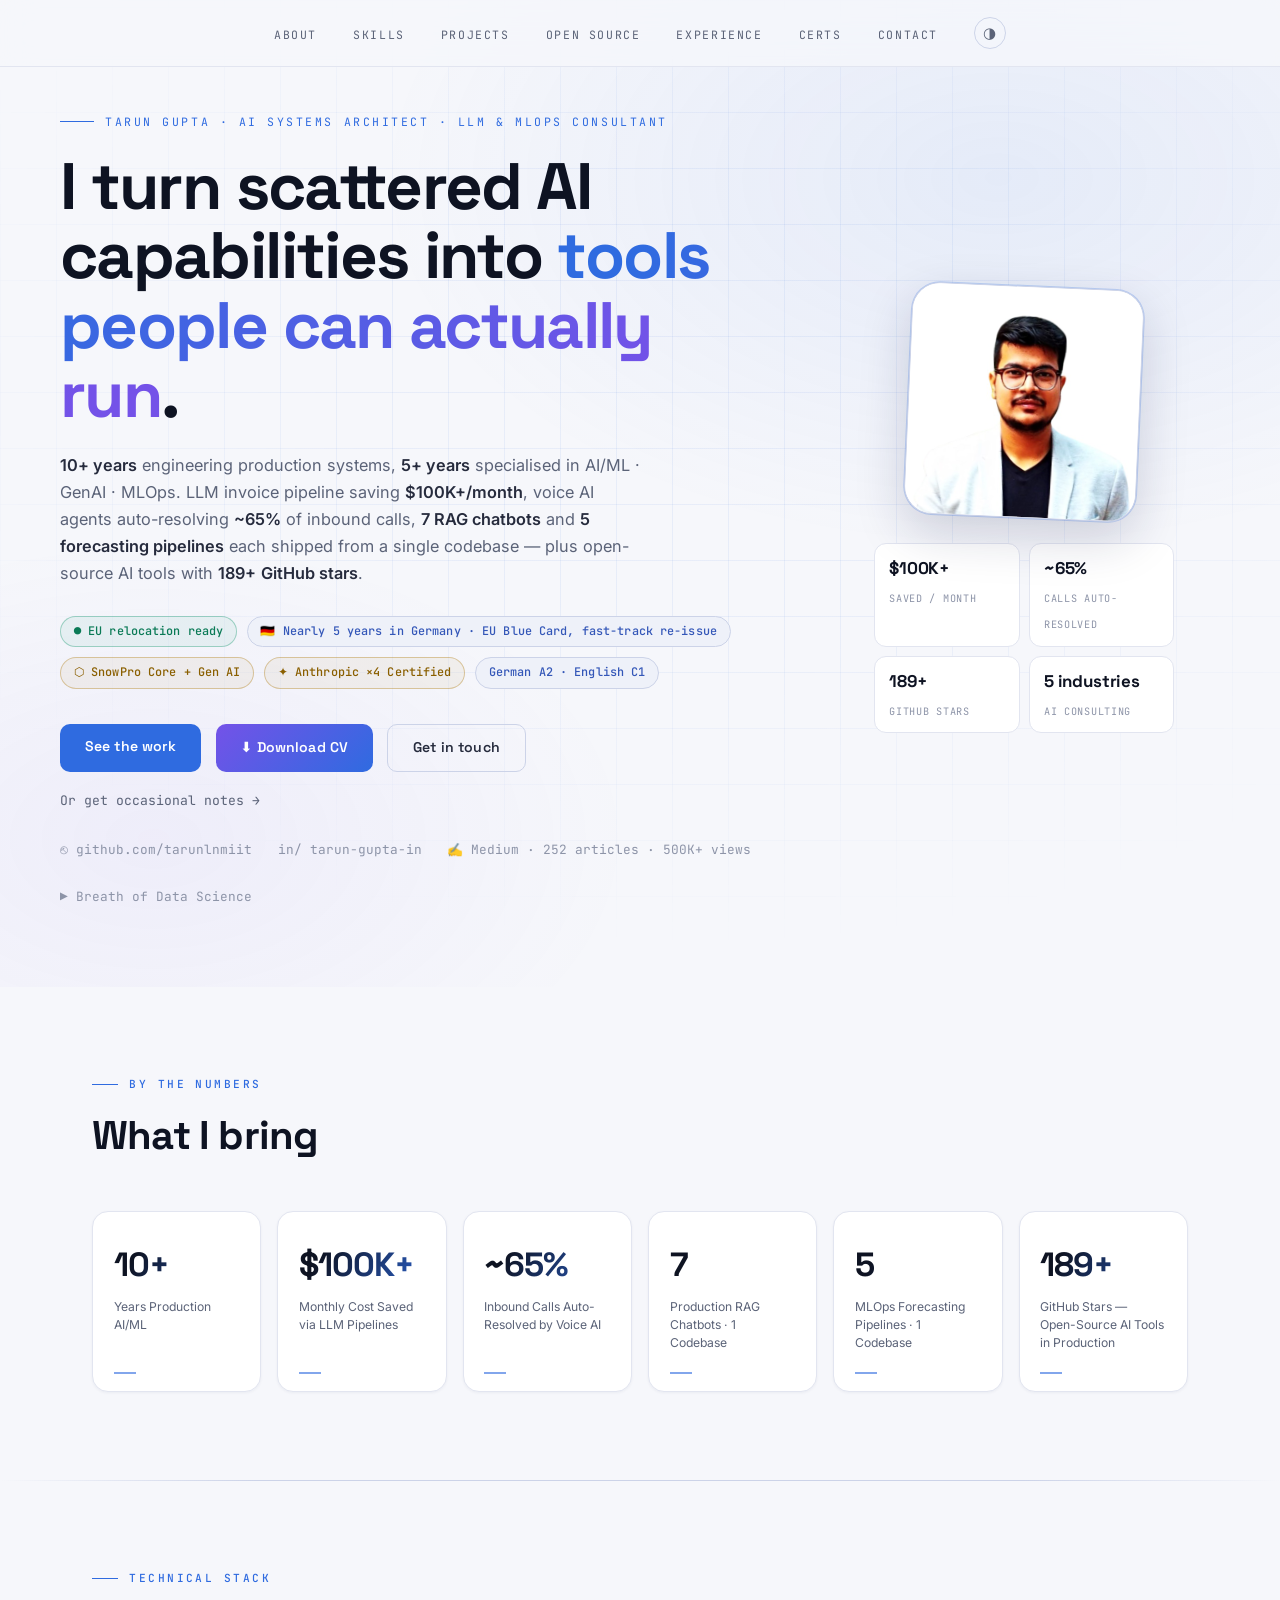
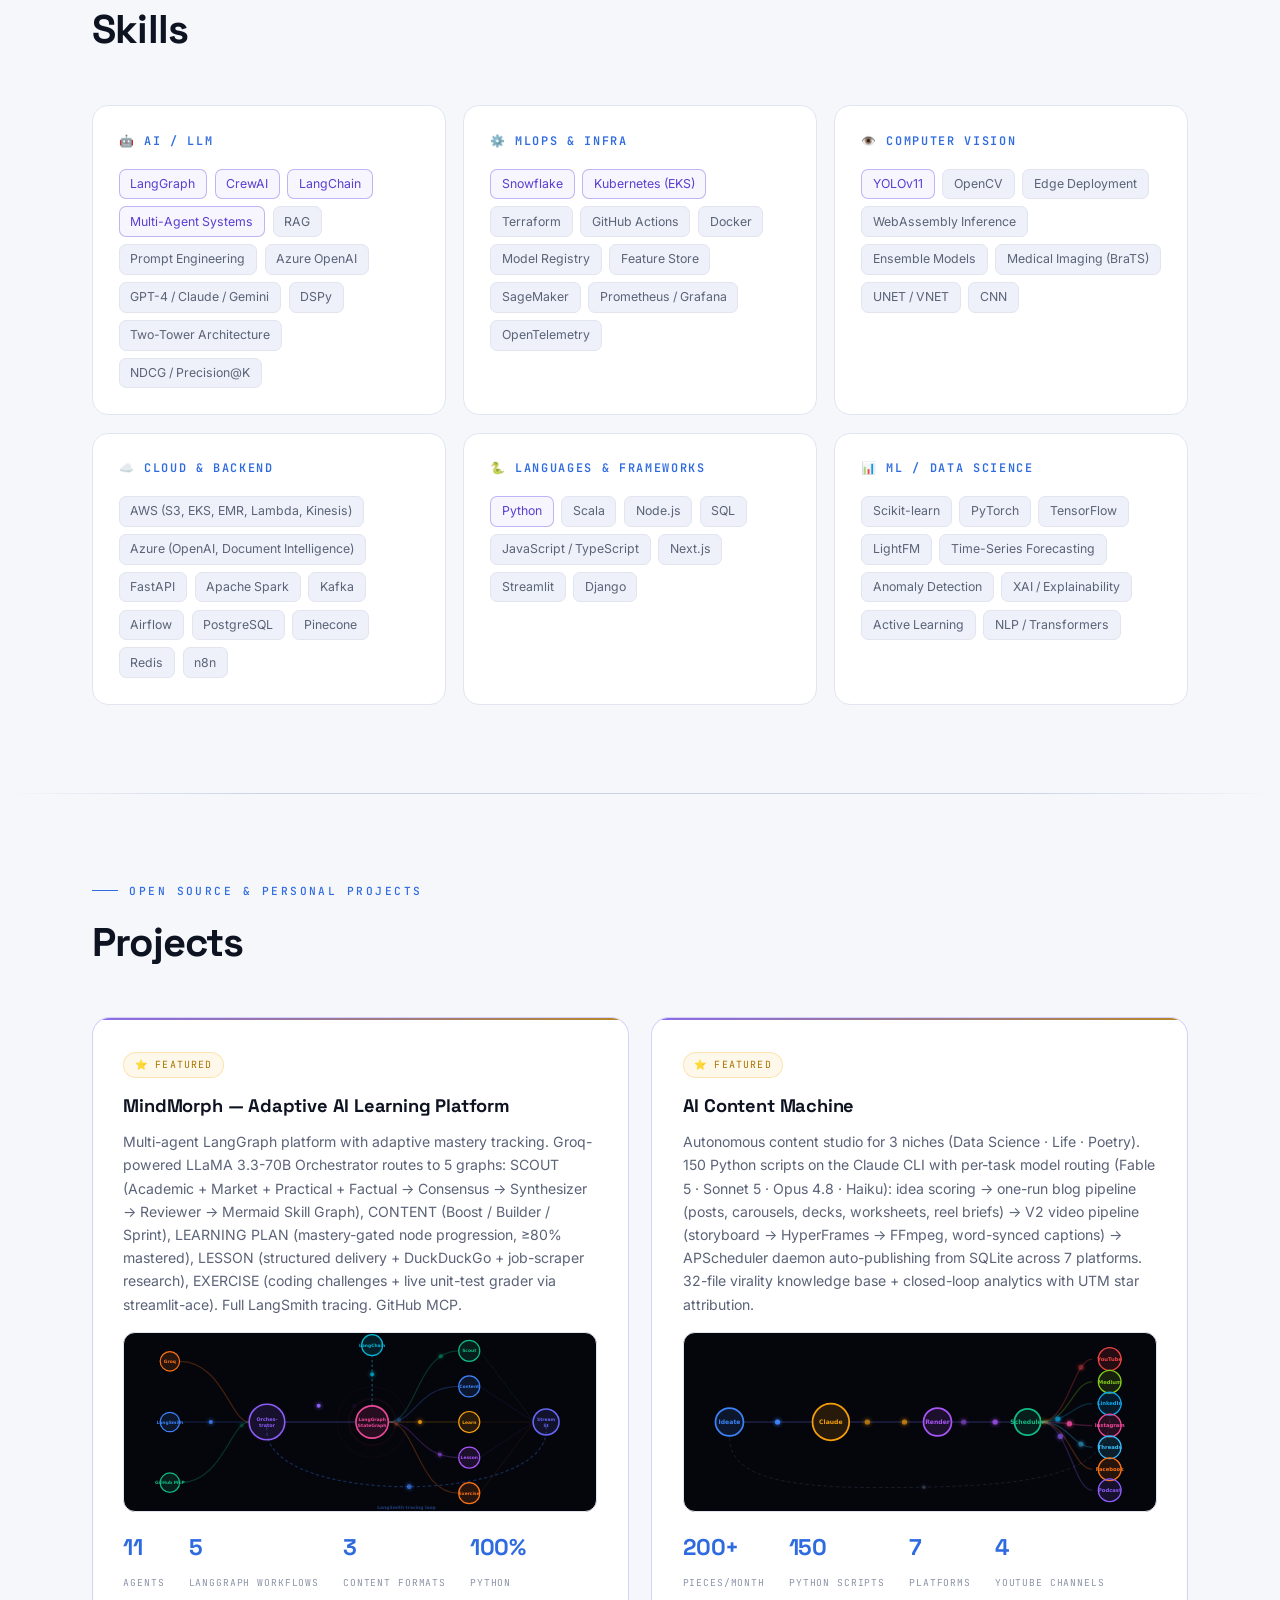
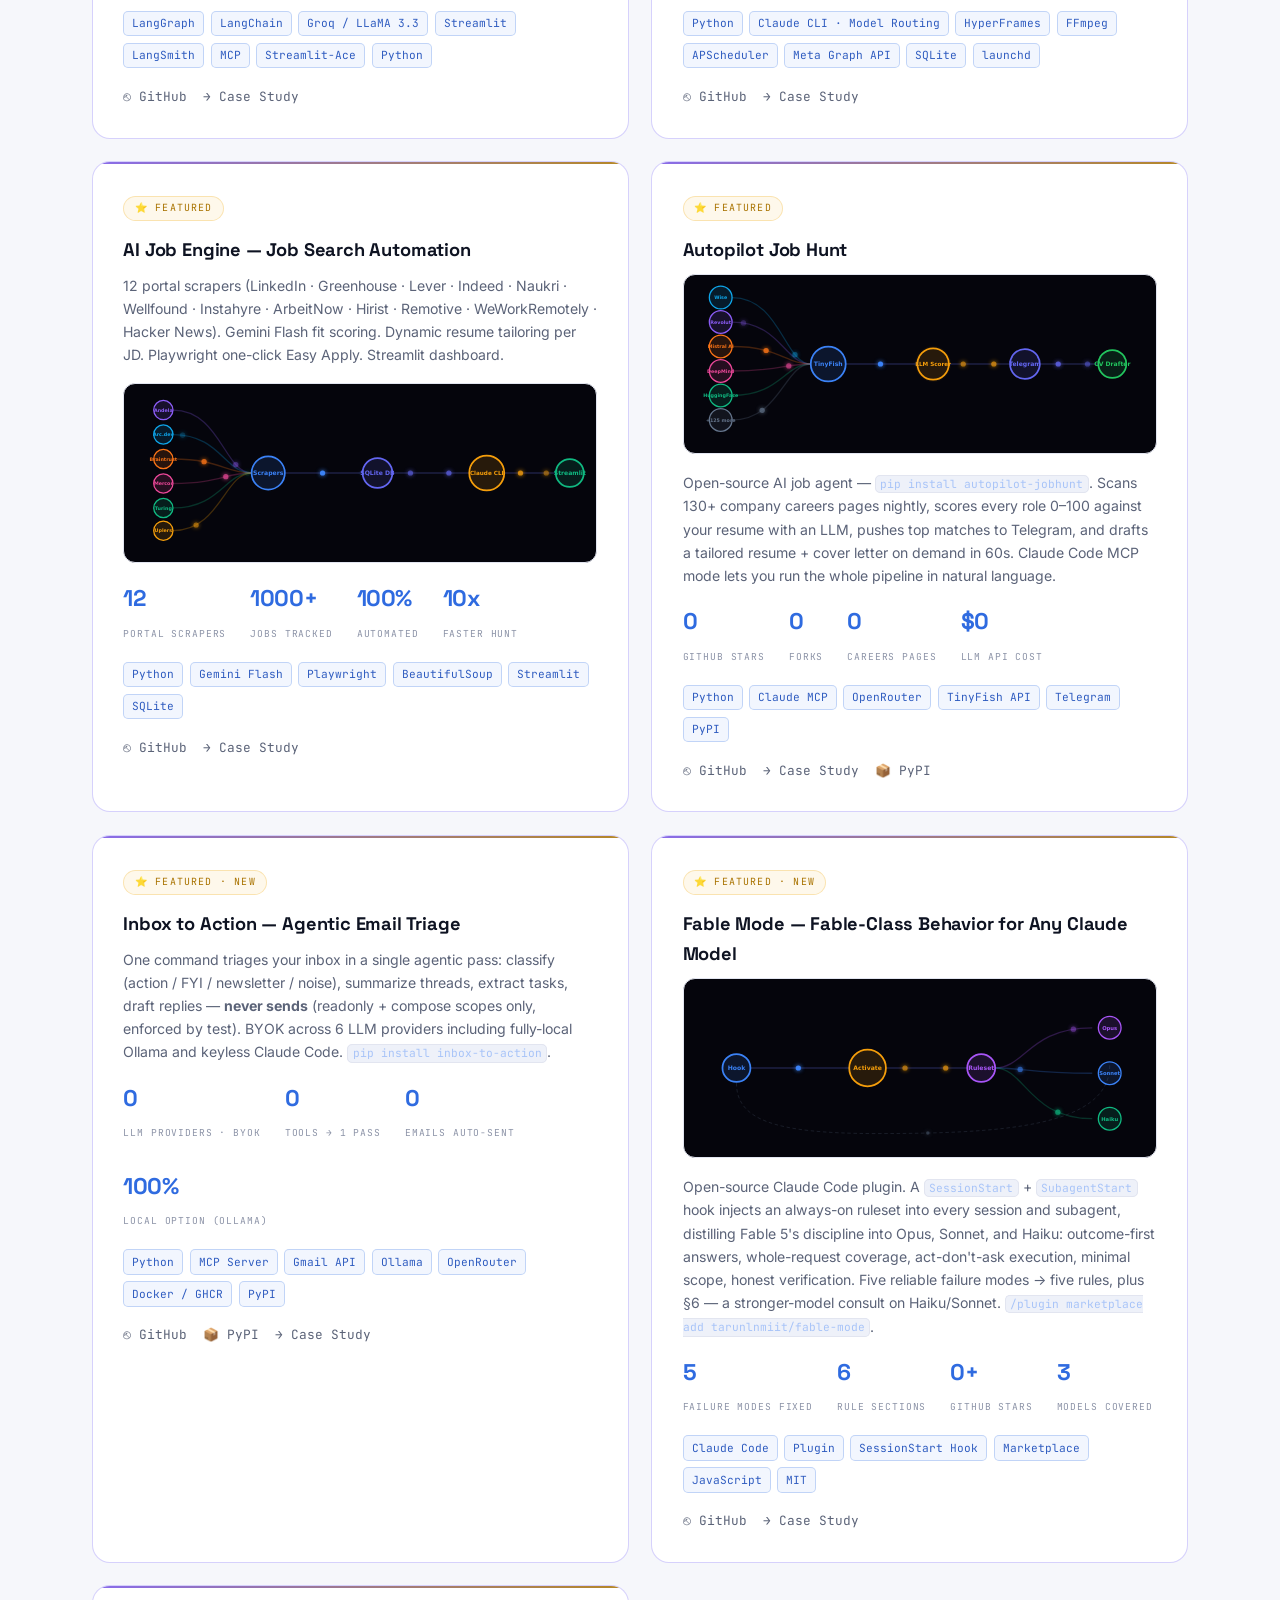
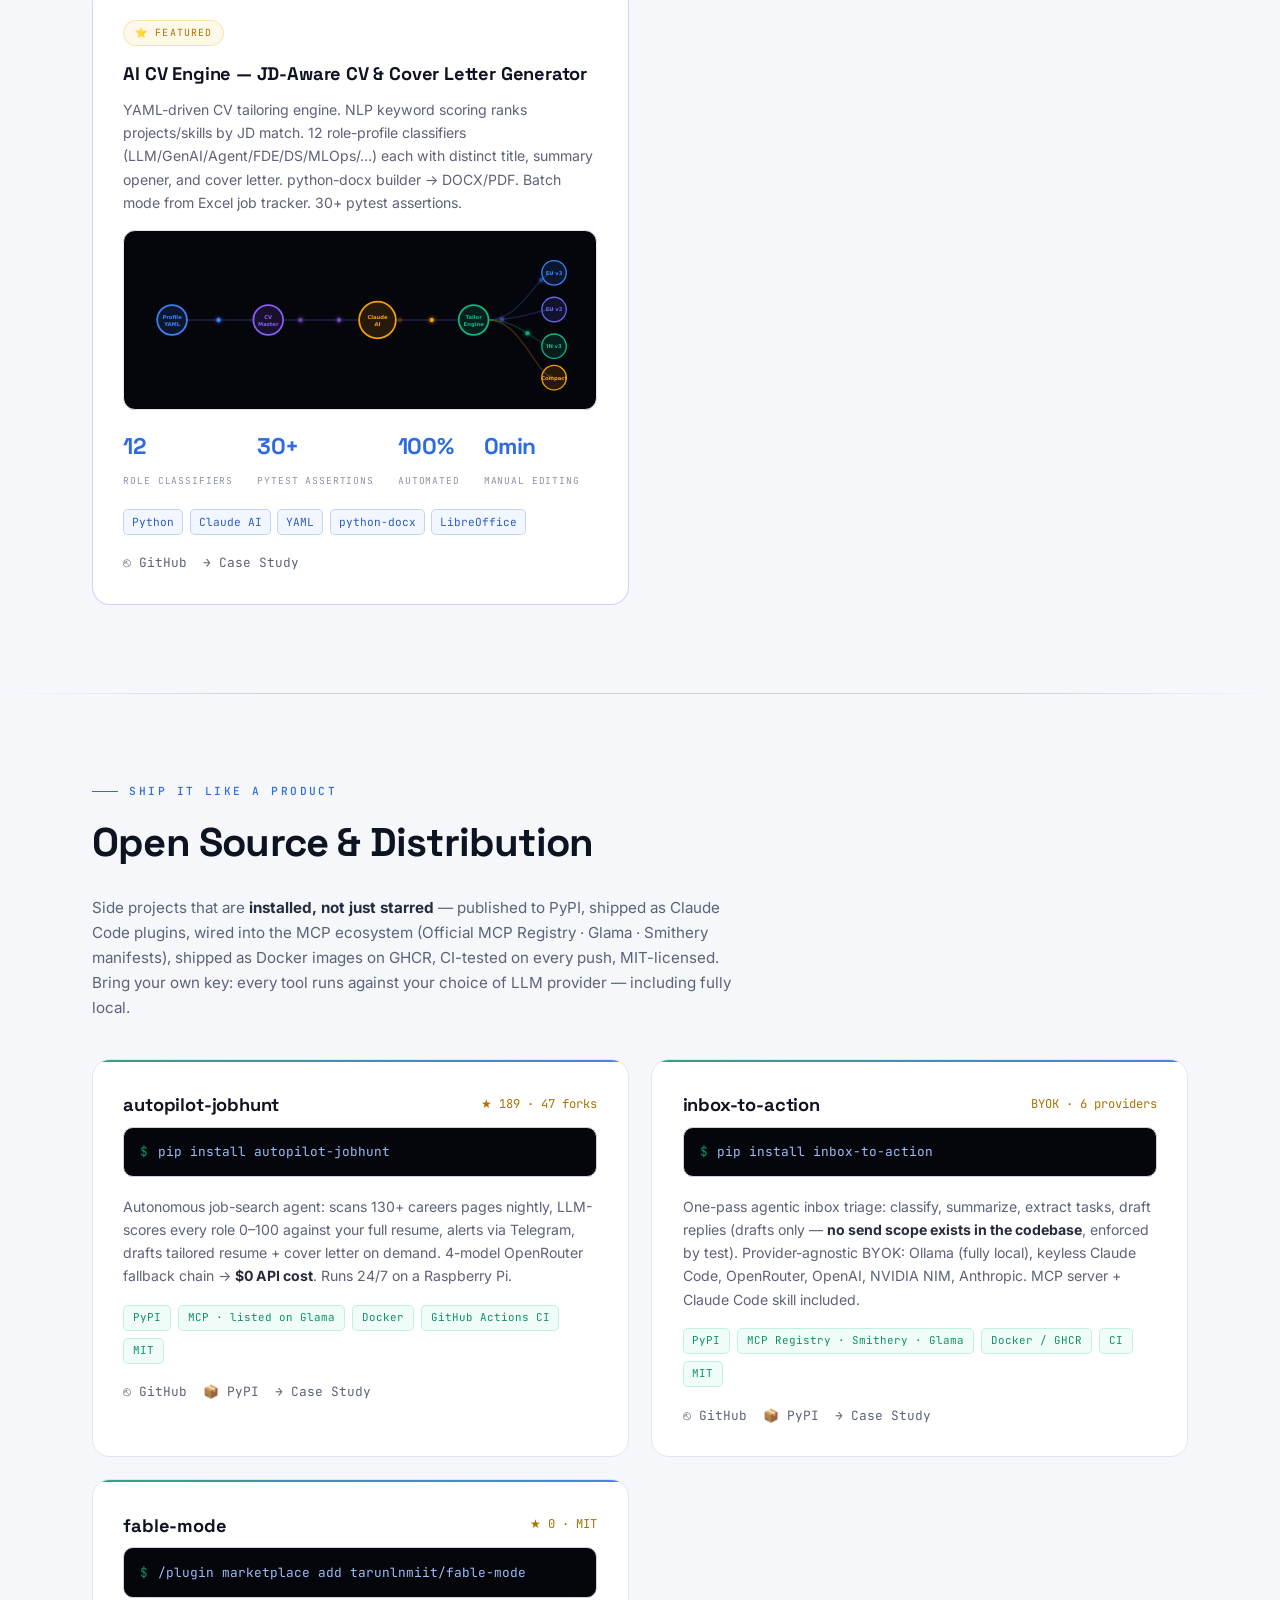
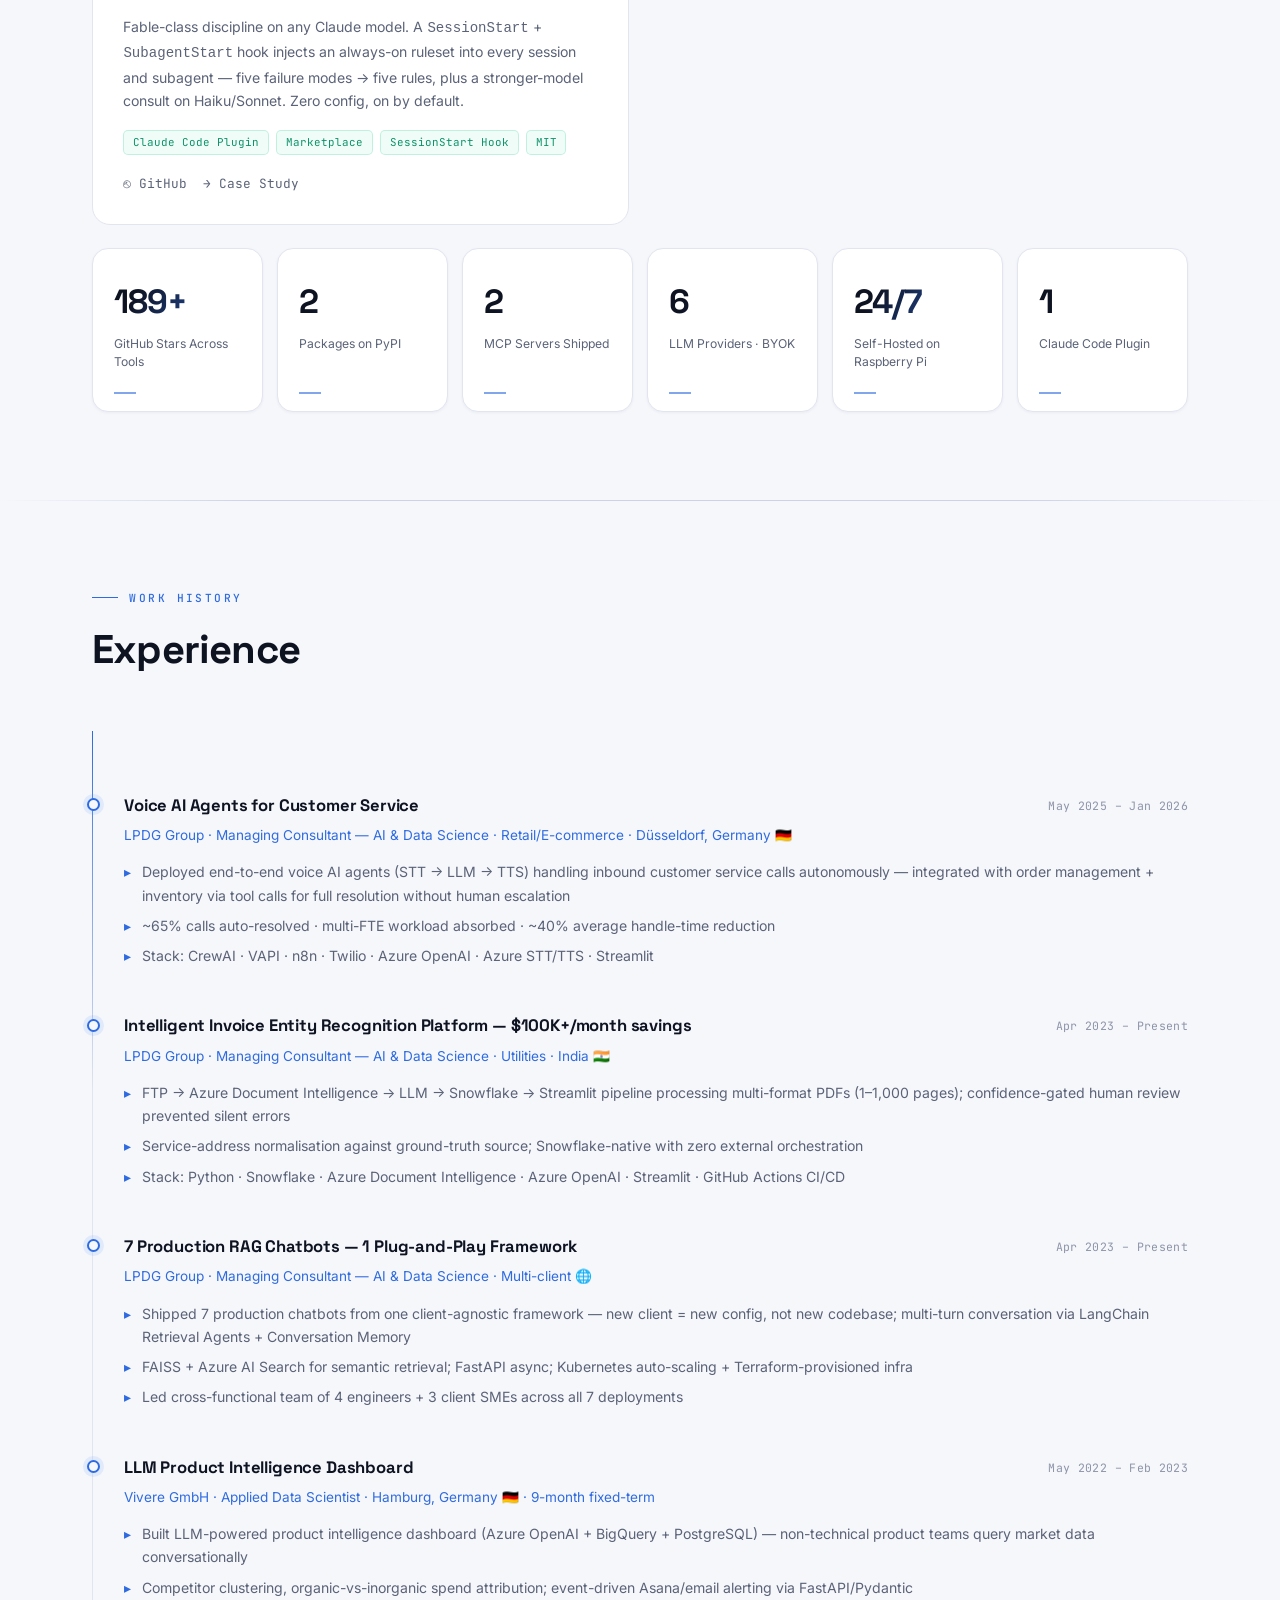
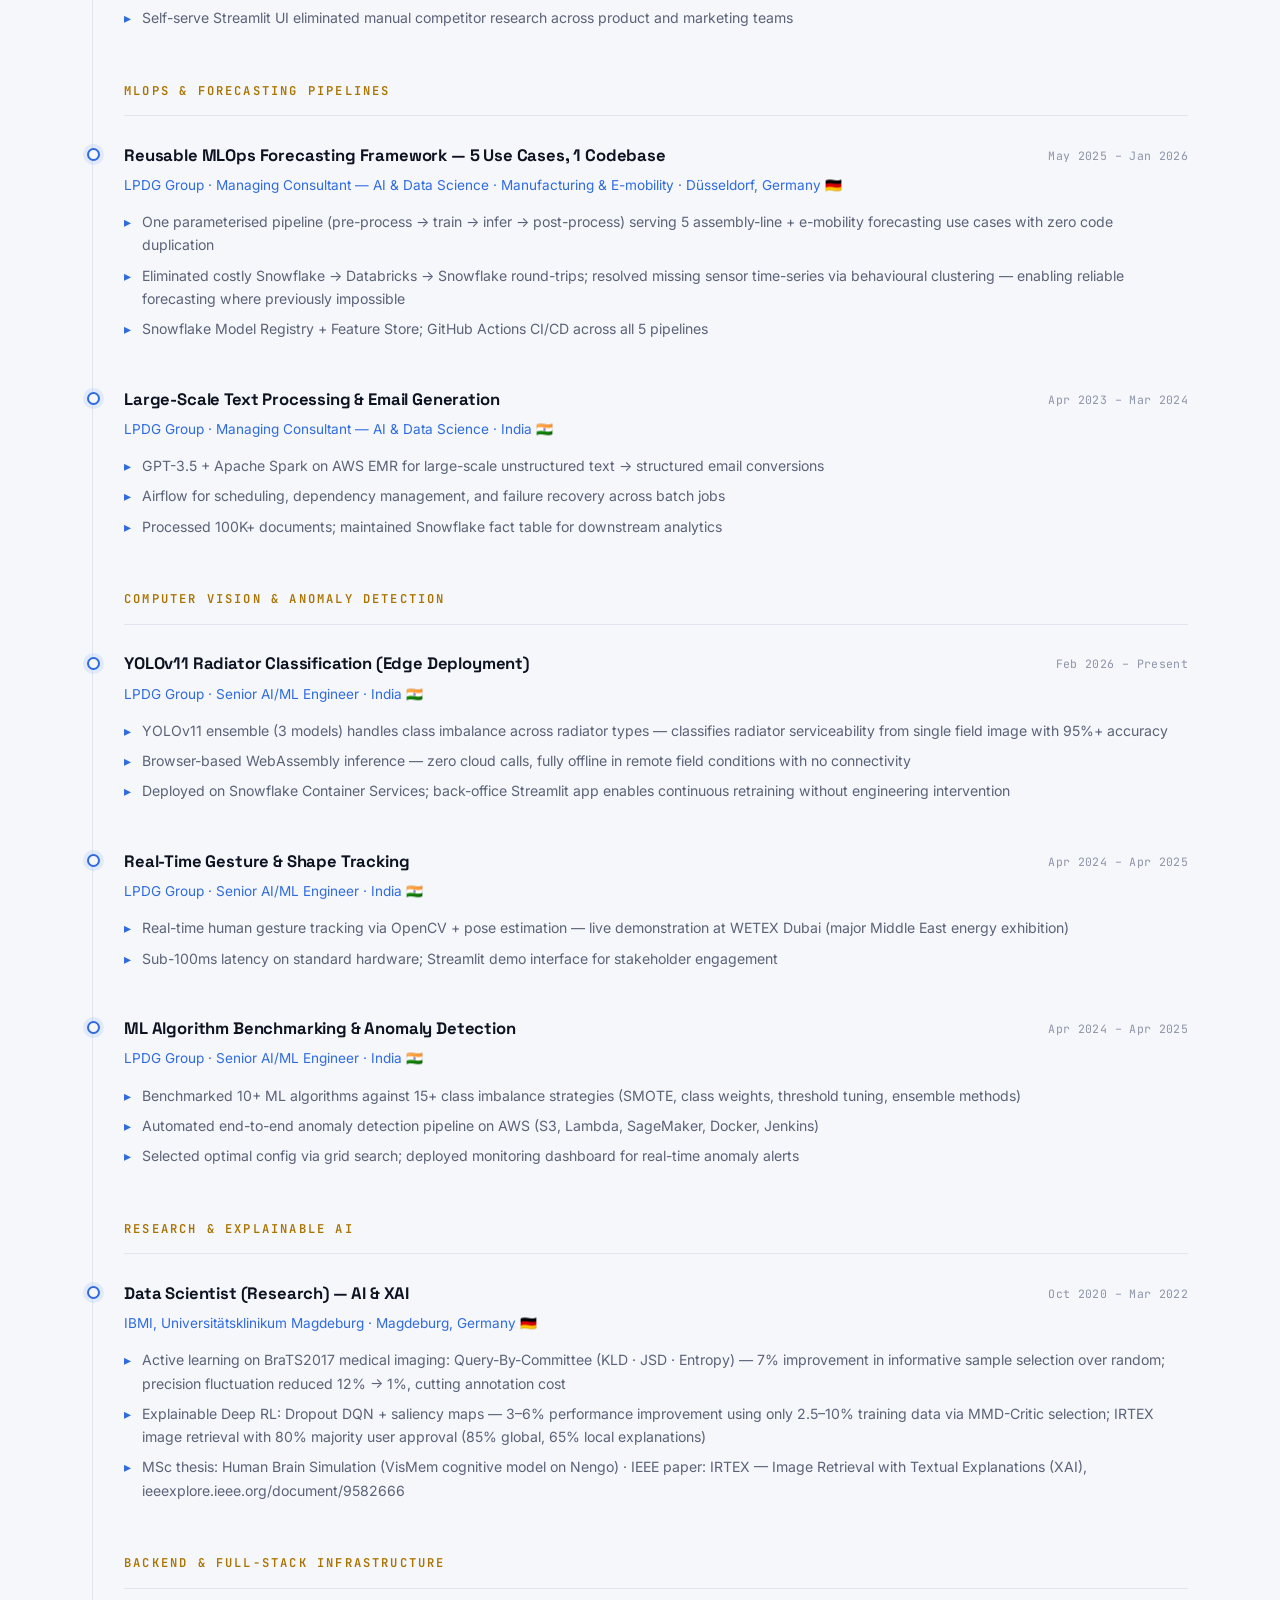
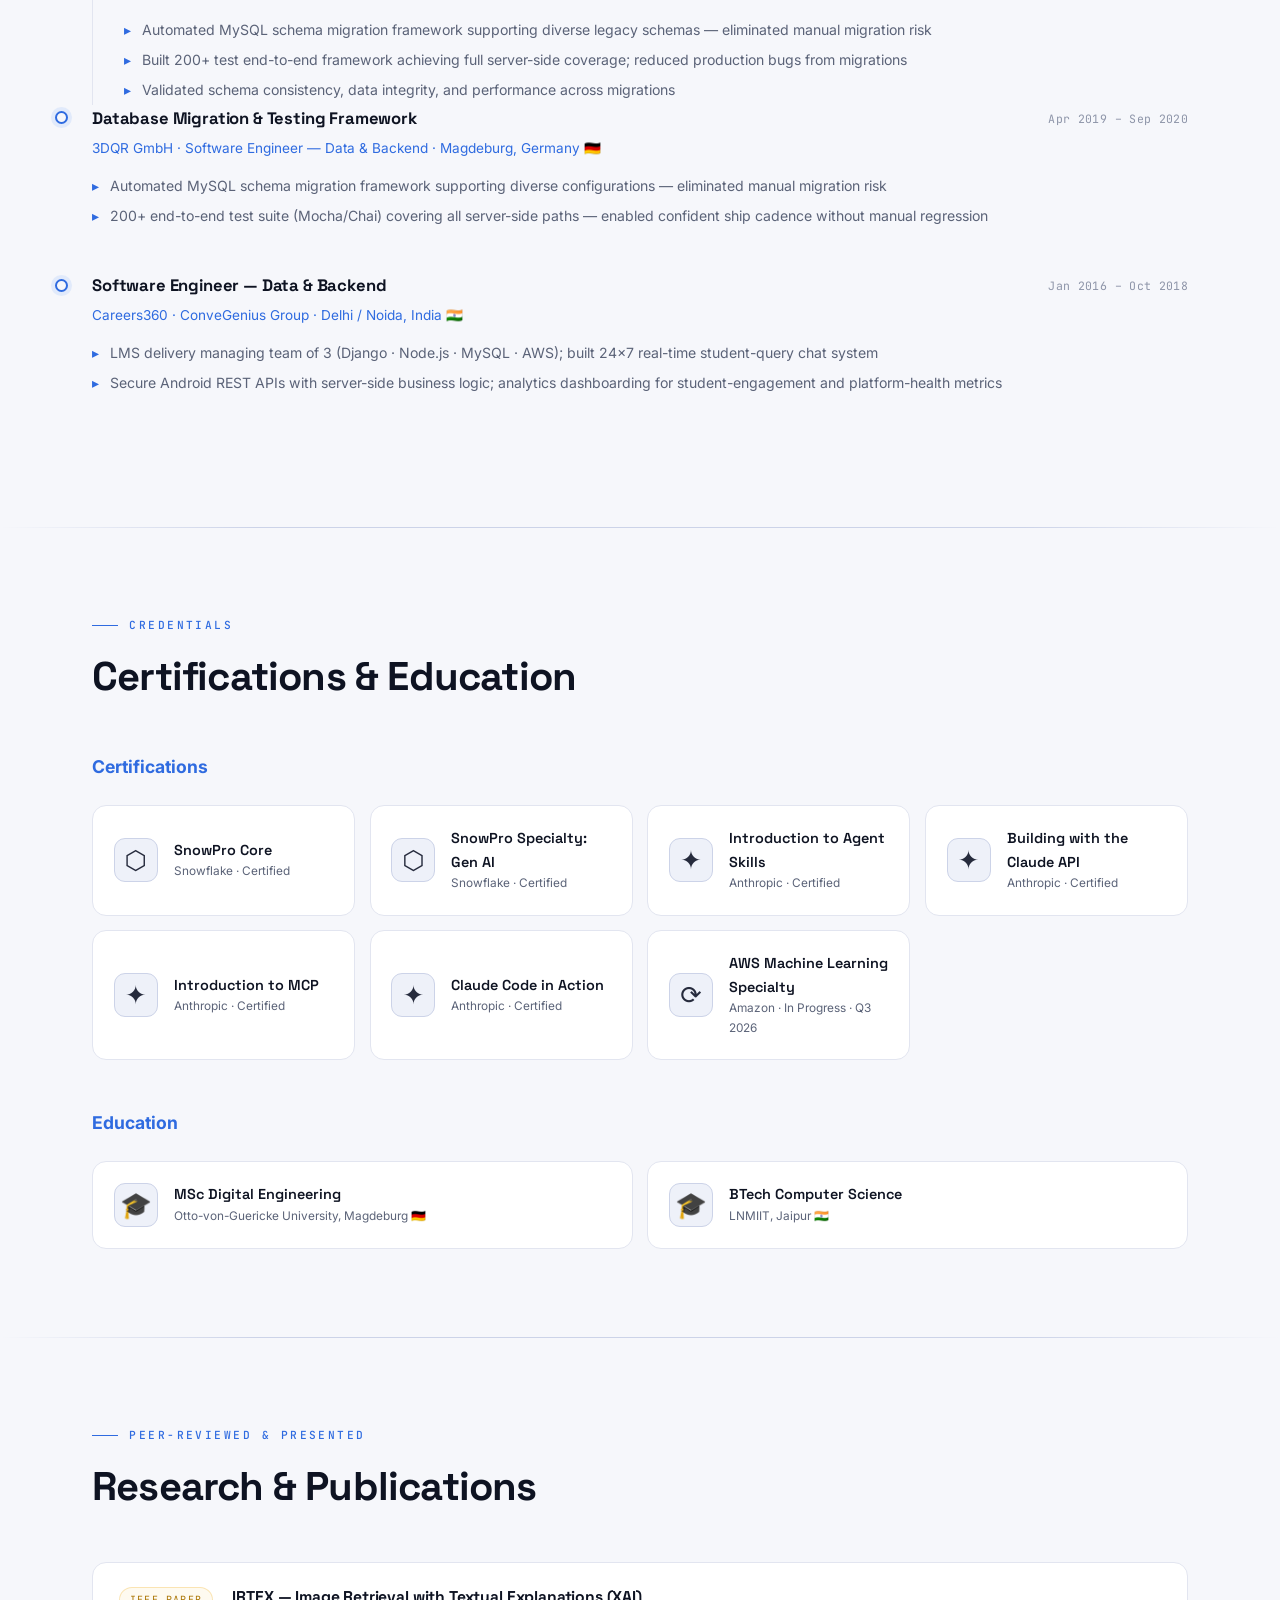
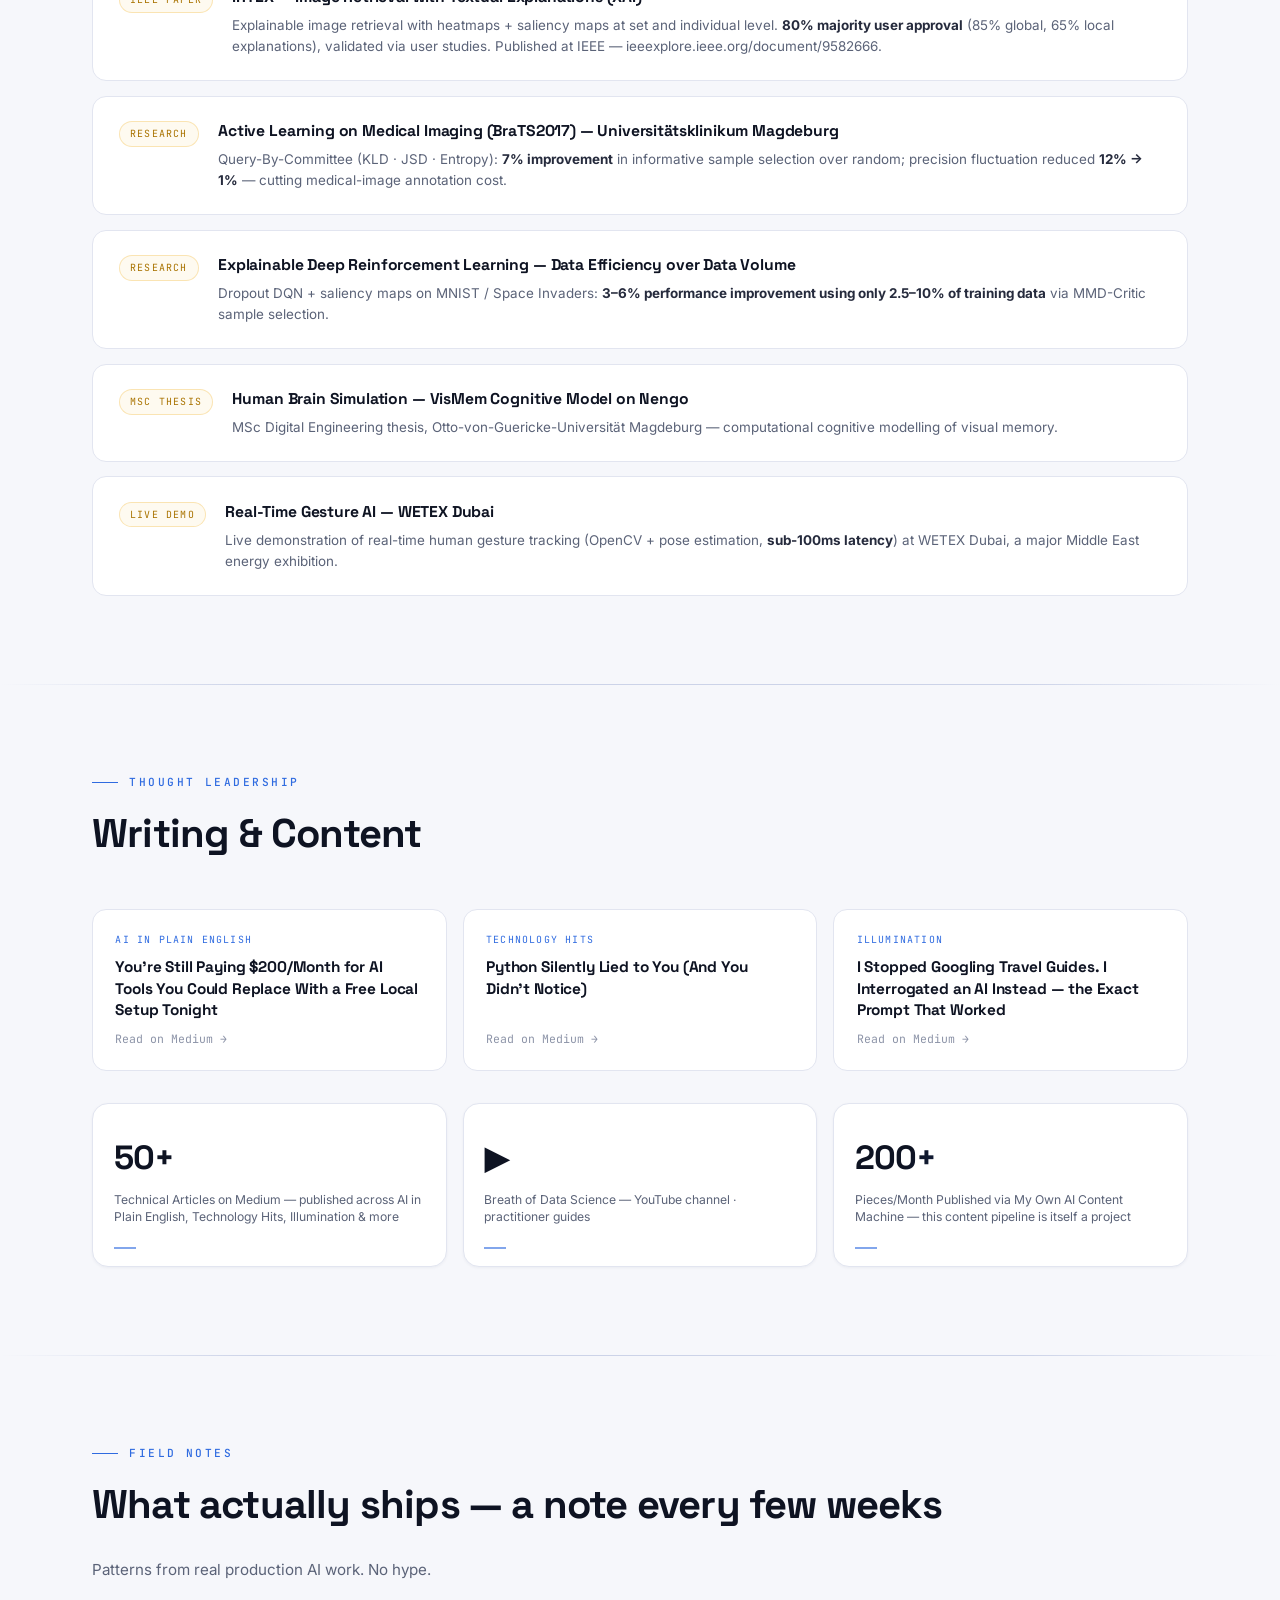
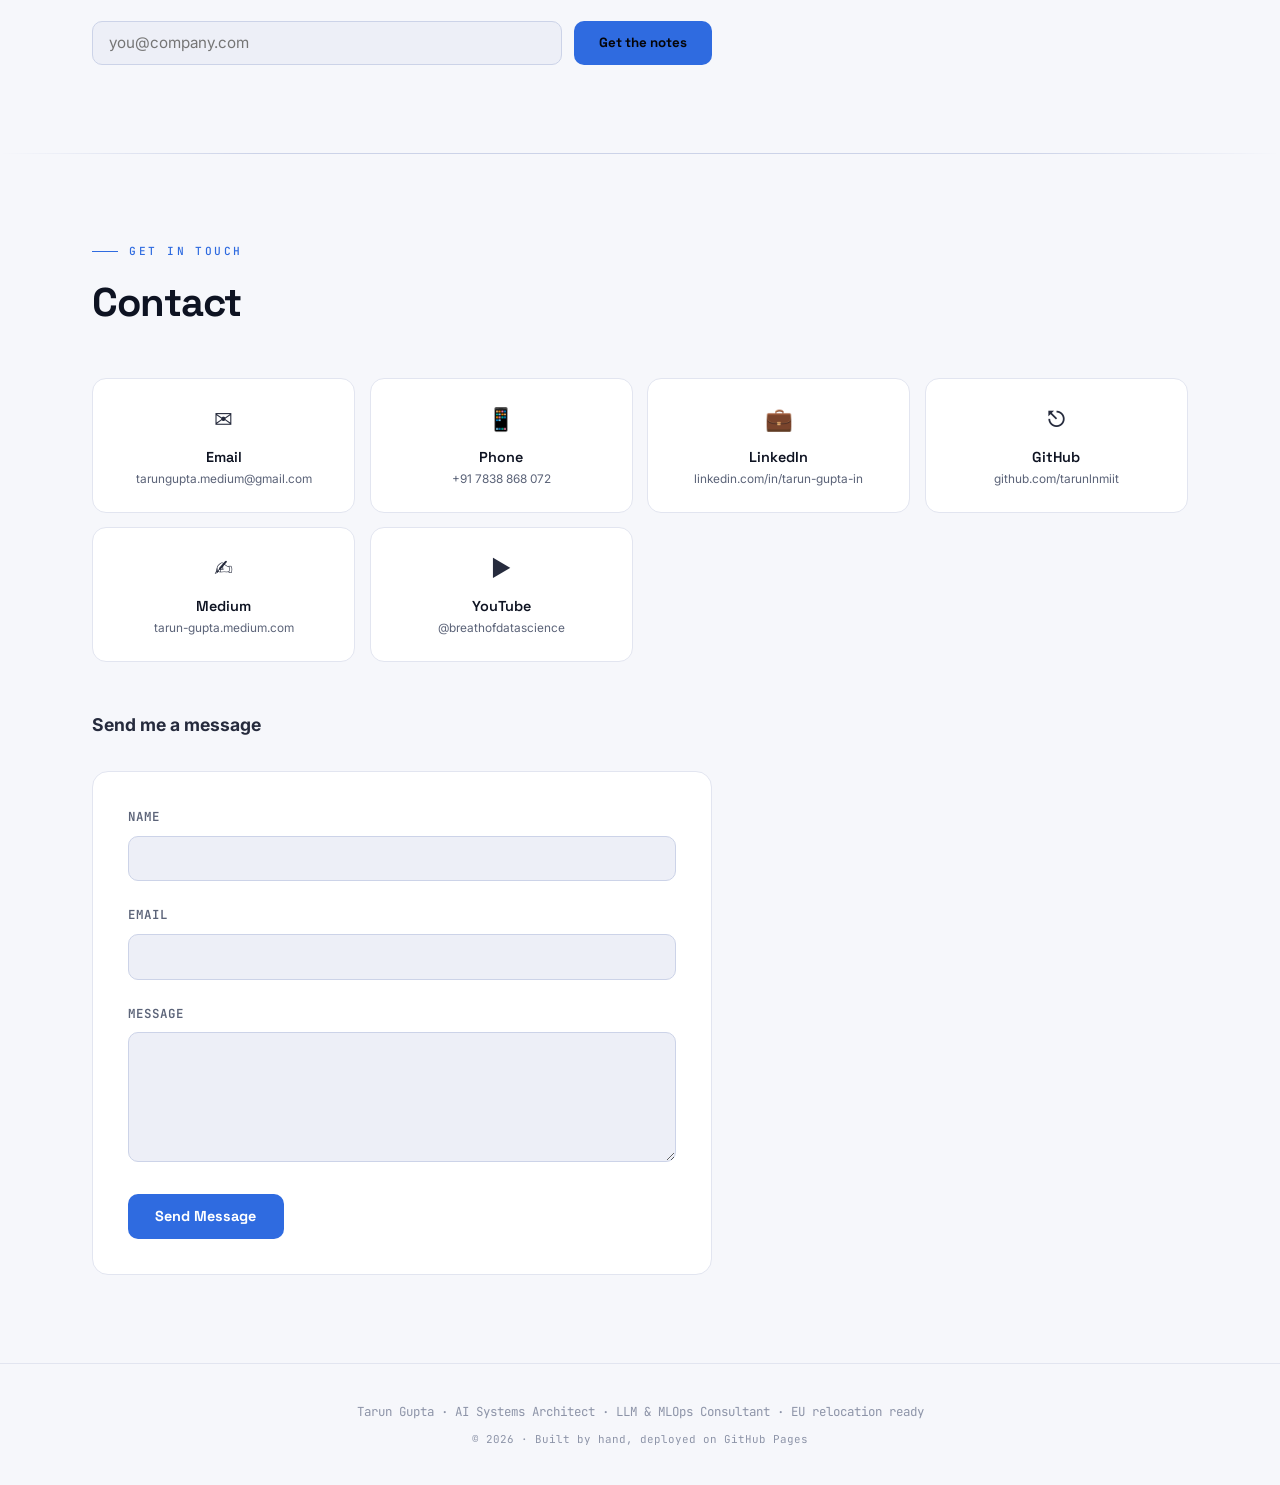
<file: index.html>
<!DOCTYPE html>
<html lang="en">
<head>
  <meta charset="UTF-8" />
  <meta name="viewport" content="width=device-width, initial-scale=1.0" />
  <title>Tarun Gupta — AI Systems Architect · LLM & MLOps Consultant</title>
  <meta name="description" content="10+ years shipping production AI. $100K+/month saved via LLM pipelines, voice AI resolving ~65% of inbound calls, 7 RAG chatbots from one codebase. EU relocation ready." />
  <meta property="og:title" content="Tarun Gupta — AI Systems Architect · LLM & MLOps Consultant" />
  <meta property="og:description" content="Production AI with measurable outcomes: $100K+/month savings, voice AI agents, MLOps frameworks, open-source tools with 100+ GitHub stars." />
  <meta property="og:type" content="website" />
  <meta property="og:url" content="https://tarunlnmiit.github.io/" />
  <meta property="og:image" content="https://tarunlnmiit.github.io/assets/og-card.png" />
  <meta name="twitter:card" content="summary_large_image" />
  <meta name="twitter:image" content="https://tarunlnmiit.github.io/assets/og-card.png" />
  <link rel="icon" href="data:image/svg+xml,<svg xmlns=%22http://www.w3.org/2000/svg%22 viewBox=%220 0 100 100%22><text y=%22.9em%22 font-size=%2290%22>⚡</text></svg>" />
  <link rel="preconnect" href="https://fonts.googleapis.com" />
  <link rel="preconnect" href="https://fonts.gstatic.com" crossorigin />
  <link href="https://fonts.googleapis.com/css2?family=Space+Grotesk:wght@500;700&family=Inter:wght@400;500;600&family=JetBrains+Mono:wght@400;500&display=swap" rel="stylesheet" />
  <script type="application/ld+json">
  {
    "@context": "https://schema.org",
    "@type": "Person",
    "name": "Tarun Gupta",
    "jobTitle": "AI Systems Architect · LLM & MLOps Consultant",
    "url": "https://tarunlnmiit.github.io/",
    "email": "mailto:tarungupta.medium@gmail.com",
    "image": "https://tarunlnmiit.github.io/avatar.jpg",
    "sameAs": [
      "https://github.com/tarunlnmiit",
      "https://www.linkedin.com/in/tarun-gupta-in/",
      "https://tarun-gupta.medium.com",
      "https://www.youtube.com/@breathofdatascience"
    ],
    "alumniOf": "Otto-von-Guericke-Universität Magdeburg",
    "knowsAbout": ["LLM", "RAG", "MLOps", "Multi-Agent Systems", "Voice AI", "Snowflake", "AWS", "Azure"]
  }
  </script>
  <style>
    :root {
      --bg: #07070f;
      --bg2: #0b0b18;
      --card: #10101f;
      --card-hi: #151527;
      --accent: #4f8ef7;
      --accent2: #8b7cf6;
      --gold: #f0b429;
      --mint: #34d399;
      --text: #e8ecf4;
      --bright: #ffffff;
      --muted: #8b93a7;
      --faint: #5b6274;
      --border: #1c1e33;
      --border-hi: #2a2d4a;
      --tag-bg: #171930;
      --font-display: 'Space Grotesk', 'Segoe UI', system-ui, sans-serif;
      --font-body: 'Inter', 'Segoe UI', system-ui, sans-serif;
      --font-mono: 'JetBrains Mono', ui-monospace, 'SF Mono', monospace;
      --ease-out: cubic-bezier(0.16, 1, 0.3, 1);
    }
    * { box-sizing: border-box; margin: 0; padding: 0; }
    html { scroll-behavior: smooth; }
    body {
      background: var(--bg); color: var(--text);
      font-family: var(--font-body); line-height: 1.65;
      font-size: 16px;
      -webkit-font-smoothing: antialiased;
    }
    ::selection { background: rgba(79,142,247,0.35); color: #fff; }

    /* ---------- NAV ---------- */
    nav {
      position: fixed; top: 0; width: 100%;
      background: rgba(7,7,15,0.75);
      backdrop-filter: blur(16px) saturate(1.4);
      border-bottom: 1px solid rgba(28,30,51,0.7);
      z-index: 100; padding: 0 2rem;
    }
    nav ul { display: flex; gap: 2.25rem; list-style: none; justify-content: center; padding: 1.05rem 0; }
    nav a {
      color: var(--muted); text-decoration: none; font-size: 0.72rem;
      font-family: var(--font-mono); letter-spacing: 0.14em; text-transform: uppercase;
      transition: color 0.2s; position: relative;
    }
    nav a::after {
      content: ''; position: absolute; left: 0; bottom: -6px; width: 100%; height: 1px;
      background: var(--accent); transform: scaleX(0); transform-origin: left;
      transition: transform 0.3s var(--ease-out);
    }
    nav a:hover { color: var(--bright); }
    nav a:hover::after { transform: scaleX(1); }

    /* ---------- HERO ---------- */
    .hero {
      min-height: 100vh; display: flex; align-items: center;
      padding: 7rem 2rem 5rem; position: relative; overflow: hidden;
      background:
        radial-gradient(1000px 600px at 78% 18%, rgba(79,142,247,0.10), transparent 62%),
        radial-gradient(800px 500px at 12% 85%, rgba(139,124,246,0.07), transparent 60%),
        var(--bg);
    }
    .hero::before {
      content: ''; position: absolute; inset: 0; pointer-events: none;
      background-image:
        linear-gradient(rgba(79,142,247,0.045) 1px, transparent 1px),
        linear-gradient(90deg, rgba(79,142,247,0.045) 1px, transparent 1px);
      background-size: 56px 56px;
      -webkit-mask-image: radial-gradient(ellipse 90% 75% at 55% 40%, #000 30%, transparent 75%);
              mask-image: radial-gradient(ellipse 90% 75% at 55% 40%, #000 30%, transparent 75%);
    }
    .hero-inner {
      max-width: 1160px; margin: 0 auto; width: 100%;
      display: grid; grid-template-columns: minmax(0, 1.55fr) minmax(0, 0.85fr);
      gap: 3.5rem; align-items: center; position: relative; z-index: 1;
    }
    .hero-eyebrow {
      font-family: var(--font-mono); font-size: 0.72rem; letter-spacing: 0.22em;
      text-transform: uppercase; color: var(--accent); margin-bottom: 1.3rem;
      display: flex; align-items: center; gap: 0.7rem;
    }
    .hero-eyebrow::before { content: ''; width: 34px; height: 1px; background: var(--accent); display: inline-block; }
    .hero h1 {
      font-family: var(--font-display);
      font-size: clamp(2.4rem, 5.2vw, 4.1rem);
      font-weight: 700; line-height: 1.06; letter-spacing: -0.025em;
      color: var(--bright); margin-bottom: 1.4rem;
    }
    .hero h1 em { font-style: normal; background: linear-gradient(100deg, var(--accent) 10%, var(--accent2) 90%); -webkit-background-clip: text; background-clip: text; -webkit-text-fill-color: transparent; }
    .hero .tagline { font-size: 1.02rem; color: var(--muted); margin: 0 0 1.8rem; max-width: 580px; }
    .hero .tagline strong { color: var(--text); font-weight: 600; }
    .badges { display: flex; gap: 0.6rem; flex-wrap: wrap; margin-bottom: 2.2rem; }
    .badge {
      background: var(--tag-bg); border: 1px solid var(--border-hi);
      padding: 0.32rem 0.8rem; border-radius: 999px; font-size: 0.74rem;
      color: #a8c4f8; font-weight: 500; font-family: var(--font-mono); letter-spacing: 0.01em;
    }
    .badge.gold { color: var(--gold); border-color: rgba(240,180,41,0.35); background: rgba(240,180,41,0.06); }
    .badge.live { color: var(--mint); border-color: rgba(52,211,153,0.35); background: rgba(52,211,153,0.06); }
    .cta-row { display: flex; gap: 0.9rem; flex-wrap: wrap; }
    .btn {
      padding: 0.72rem 1.55rem; border-radius: 10px; text-decoration: none;
      font-size: 0.88rem; font-weight: 600; font-family: var(--font-display);
      letter-spacing: 0.01em; transition: transform 0.2s var(--ease-out), box-shadow 0.2s, background 0.2s, border-color 0.2s, color 0.2s;
    }
    .btn-primary { background: var(--accent); color: #050508; }
    .btn-primary:hover { background: #6da1f9; transform: translateY(-2px); box-shadow: 0 10px 30px rgba(79,142,247,0.35); }
    .btn-outline { border: 1px solid var(--border-hi); color: var(--text); background: transparent; }
    .btn-outline:hover { border-color: var(--accent); color: var(--accent); transform: translateY(-2px); }
    .btn-dl { background: linear-gradient(135deg, var(--accent2), var(--accent)); color: #fff; display: flex; align-items: center; gap: 0.45rem; }
    .btn-dl:hover { transform: translateY(-2px); box-shadow: 0 10px 30px rgba(139,124,246,0.35); }
    .links-row { display: flex; gap: 1.6rem; margin-top: 1.7rem; flex-wrap: wrap; }
    .links-row a { color: var(--faint); text-decoration: none; font-size: 0.8rem; font-family: var(--font-mono); display: flex; align-items: center; gap: 0.4rem; transition: color 0.2s; }
    .links-row a:hover { color: var(--accent); }

    .hero-side { display: flex; flex-direction: column; align-items: center; gap: 1.6rem; }
    .avatar {
      width: 232px; height: 232px; border-radius: 28px;
      border: 1px solid var(--border-hi);
      box-shadow: 0 0 0 1px rgba(79,142,247,0.25), 0 24px 70px rgba(0,0,0,0.55), 0 0 90px rgba(79,142,247,0.14);
      overflow: hidden; position: relative; background: var(--card);
      transform: rotate(2.5deg);
      transition: transform 0.5s var(--ease-out), box-shadow 0.5s;
    }
    .avatar:hover { transform: rotate(0deg) scale(1.02); box-shadow: 0 0 0 1px rgba(79,142,247,0.5), 0 24px 70px rgba(0,0,0,0.55), 0 0 120px rgba(79,142,247,0.22); }
    .avatar img { width: 100%; height: 100%; object-fit: cover; object-position: top; display: block; }
    .hero-proof {
      display: grid; grid-template-columns: 1fr 1fr; gap: 0.6rem; width: 100%; max-width: 300px;
    }
    .proof-chip {
      background: rgba(16,16,31,0.8); border: 1px solid var(--border);
      border-radius: 12px; padding: 0.65rem 0.85rem; text-align: left;
    }
    .proof-chip b { display: block; font-family: var(--font-display); font-size: 1.06rem; color: var(--bright); letter-spacing: -0.01em; }
    .proof-chip span { font-size: 0.64rem; color: var(--faint); font-family: var(--font-mono); text-transform: uppercase; letter-spacing: 0.07em; }

    /* ---------- SECTIONS ---------- */
    section { padding: 5.5rem 2rem; max-width: 1160px; margin: 0 auto; }
    .section-label {
      font-family: var(--font-mono); font-size: 0.7rem; text-transform: uppercase;
      letter-spacing: 0.22em; color: var(--accent); font-weight: 500; margin-bottom: 0.6rem;
      display: flex; align-items: center; gap: 0.7rem;
    }
    .section-label::before { content: ''; width: 26px; height: 1px; background: var(--accent); }
    h2 {
      font-family: var(--font-display); font-size: clamp(1.7rem, 3.2vw, 2.5rem);
      font-weight: 700; letter-spacing: -0.02em; color: var(--bright); margin-bottom: 2.6rem;
    }
    .divider { width: 100%; height: 1px; background: linear-gradient(90deg, transparent, var(--border-hi) 20%, var(--border-hi) 80%, transparent); margin: 0; }

    /* ---------- STATS ---------- */
    .stats { display: grid; grid-template-columns: repeat(auto-fit, minmax(165px, 1fr)); gap: 1rem; margin-top: 2rem; }
    .stat-card {
      background: linear-gradient(160deg, var(--card-hi), var(--card));
      border: 1px solid var(--border); border-radius: 16px; padding: 1.6rem 1.3rem;
      text-align: left; position: relative; overflow: hidden;
      transition: border-color 0.25s, transform 0.25s var(--ease-out);
    }
    .stat-card::after {
      content: ''; position: absolute; left: 1.3rem; bottom: 1.05rem; width: 22px; height: 2px;
      background: var(--accent); opacity: 0.6; transition: width 0.3s var(--ease-out);
    }
    .stat-card:hover { border-color: var(--border-hi); transform: translateY(-3px); }
    .stat-card:hover::after { width: 44px; opacity: 1; }
    .stat-link { display: block; text-decoration: none; color: inherit; }
    .stat-num {
      font-family: var(--font-display); font-size: 2.1rem; font-weight: 700; letter-spacing: -0.03em;
      background: linear-gradient(120deg, var(--bright) 20%, var(--accent) 110%);
      -webkit-background-clip: text; background-clip: text; -webkit-text-fill-color: transparent;
    }
    .stat-label { font-size: 0.76rem; color: var(--muted); margin-top: 0.35rem; padding-bottom: 0.9rem; line-height: 1.45; }

    /* ---------- SKILLS ---------- */
    .skill-groups { display: grid; grid-template-columns: repeat(auto-fit, minmax(300px, 1fr)); gap: 1.1rem; }
    .skill-group {
      background: var(--card); border: 1px solid var(--border); border-radius: 16px; padding: 1.6rem;
      transition: border-color 0.25s;
    }
    .skill-group:hover { border-color: var(--border-hi); }
    .skill-group h3 { font-family: var(--font-mono); font-size: 0.74rem; text-transform: uppercase; letter-spacing: 0.14em; color: var(--accent); margin-bottom: 1.1rem; font-weight: 600; }
    .tags { display: flex; flex-wrap: wrap; gap: 0.45rem; }
    .tag { background: var(--tag-bg); border: 1px solid var(--border); padding: 0.26rem 0.68rem; border-radius: 7px; font-size: 0.77rem; color: var(--muted); transition: color 0.2s, border-color 0.2s; }
    .tag:hover { color: var(--text); border-color: var(--border-hi); }
    .tag.hot { border-color: rgba(139,124,246,0.45); color: #b9adfa; background: rgba(139,124,246,0.07); }

    /* ---------- PROJECTS ---------- */
    .projects-grid { display: grid; grid-template-columns: repeat(2, 1fr); gap: 1.4rem; max-width: 1160px; margin: 0 auto; }
    .project-card {
      background: linear-gradient(170deg, var(--card-hi) 0%, var(--card) 45%);
      border: 1px solid var(--border); border-radius: 18px; padding: 1.9rem;
      transition: border-color 0.3s, transform 0.3s var(--ease-out), box-shadow 0.3s;
      position: relative; overflow: hidden;
    }
    .project-card::before { content: ''; position: absolute; top: 0; left: 0; right: 0; height: 2px; background: linear-gradient(90deg, var(--accent), var(--accent2)); opacity: 0; transition: opacity 0.3s; }
    .project-card:hover { border-color: rgba(79,142,247,0.55); transform: translateY(-4px); box-shadow: 0 18px 50px rgba(0,0,0,0.45), 0 0 60px rgba(79,142,247,0.07); }
    .project-card:hover::before { opacity: 1; }
    .project-card.featured { border-color: rgba(139,124,246,0.35); }
    .project-card.featured::before { opacity: 0.85; background: linear-gradient(90deg, var(--accent2), var(--gold)); }
    .feat-badge {
      display: inline-block; background: rgba(240,180,41,0.09); color: var(--gold);
      font-family: var(--font-mono); font-size: 0.62rem; letter-spacing: 0.12em; text-transform: uppercase;
      padding: 0.22rem 0.65rem; border-radius: 999px; margin-bottom: 0.85rem; border: 1px solid rgba(240,180,41,0.3);
    }
    .project-visual { position: relative; width: 100%; height: 180px; margin-bottom: 1.1rem; border-radius: 12px; overflow: hidden; background: #05050c; z-index: 1; border: 1px solid var(--border); }
    .pipeline-svg { width: 100%; height: 100%; transition: transform 0.4s var(--ease-out); transform-origin: center center; }
    .project-card:has(.project-visual:hover) { overflow: visible; z-index: 50; }
    .project-visual:hover { overflow: visible; z-index: 20; }
    .project-visual:hover .pipeline-svg { transform: scale(1.65); filter: drop-shadow(0 8px 24px rgba(0,0,0,0.6)); }
    .pipe-node { cursor: pointer; }
    .pipe-node:hover .node-circle { filter: brightness(1.5); }
    .pipe-tooltip { position: absolute; background: var(--card-hi); border: 1px solid var(--accent); color: var(--text); font-size: 0.68rem; padding: 0.3rem 0.65rem; border-radius: 6px; pointer-events: none; opacity: 0; transition: opacity 0.2s; white-space: nowrap; z-index: 10; }
    .cm-stats { display: flex; gap: 1.5rem; margin: 0.7rem 0 1.1rem; flex-wrap: wrap; }
    .cm-stat { text-align: left; }
    .cm-stat-num { font-family: var(--font-display); font-size: 1.42rem; font-weight: 700; color: var(--accent); display: block; letter-spacing: -0.02em; }
    .cm-stat-label { font-size: 0.6rem; color: var(--faint); text-transform: uppercase; letter-spacing: 0.09em; font-family: var(--font-mono); }
    .project-card h3 { font-family: var(--font-display); font-size: 1.14rem; font-weight: 700; margin-bottom: 0.55rem; color: var(--bright); letter-spacing: -0.01em; }
    .project-card p { font-size: 0.88rem; color: var(--muted); margin-bottom: 1rem; line-height: 1.65; }
    .project-card p code { font-family: var(--font-mono); font-size: 0.8em; background: var(--tag-bg); border: 1px solid var(--border); border-radius: 5px; padding: 0.1em 0.4em; color: #a8c4f8; }
    .project-stack { display: flex; flex-wrap: wrap; gap: 0.4rem; margin-bottom: 1.1rem; }
    .stack-tag { background: rgba(79,142,247,0.07); border: 1px solid rgba(79,142,247,0.2); color: #9dbdf7; font-size: 0.7rem; font-family: var(--font-mono); padding: 0.16rem 0.5rem; border-radius: 5px; }
    .project-links { display: flex; gap: 1rem; }
    .project-links a { font-size: 0.8rem; font-family: var(--font-mono); color: var(--muted); text-decoration: none; display: flex; align-items: center; gap: 0.35rem; transition: color 0.2s; }
    .project-links a:hover { color: var(--accent); }

    /* ---------- EXPERIENCE ---------- */
    .timeline { position: relative; padding-left: 2rem; }
    .timeline::before { content: ''; position: absolute; left: 0; top: 0; bottom: 0; width: 1px; background: linear-gradient(180deg, var(--accent) 0%, var(--border) 14%, var(--border) 100%); }
    .timeline-item { position: relative; margin-bottom: 2.6rem; }
    .timeline-item::before { content: ''; position: absolute; left: -2.32rem; top: 0.4rem; width: 9px; height: 9px; border-radius: 50%; background: var(--bg); border: 2px solid var(--accent); box-shadow: 0 0 0 4px rgba(79,142,247,0.12); }
    .exp-header { display: flex; flex-wrap: wrap; justify-content: space-between; align-items: flex-start; gap: 0.5rem; margin-bottom: 0.3rem; }
    .exp-header h3 { font-family: var(--font-display); font-size: 1.04rem; font-weight: 700; color: var(--bright); letter-spacing: -0.01em; }
    .exp-meta { font-size: 0.72rem; color: var(--faint); font-family: var(--font-mono); letter-spacing: 0.03em; padding-top: 0.25rem; }
    .exp-company { font-size: 0.85rem; color: var(--accent); margin-bottom: 0.65rem; }
    .exp-bullets { list-style: none; padding: 0; }
    .exp-bullets li { font-size: 0.88rem; color: var(--muted); padding: 0.22rem 0 0.22rem 1.1rem; position: relative; }
    .exp-bullets li::before { content: '▸'; position: absolute; left: 0; color: var(--accent); }
    .exp-category-title {
      font-family: var(--font-mono); font-size: 0.76rem; font-weight: 600; letter-spacing: 0.18em;
      text-transform: uppercase; color: var(--gold);
      margin-top: 3rem; margin-bottom: 1.6rem; padding-bottom: 0.9rem; border-bottom: 1px solid var(--border);
    }
    .timeline-category { margin-top: 2rem; margin-bottom: 1rem; padding-left: 2rem; position: relative; }
    .timeline-category::before { content: ''; position: absolute; left: 0; top: -0.5rem; width: 2px; height: 3rem; background: var(--accent); opacity: 0.3; }

    /* ---------- CERTS ---------- */
    .cert-grid { display: grid; grid-template-columns: repeat(auto-fit, minmax(230px, 1fr)); gap: 0.9rem; }
    .cert-card {
      background: var(--card); border: 1px solid var(--border); border-radius: 14px; padding: 1.3rem;
      display: flex; align-items: center; gap: 1rem;
      transition: border-color 0.25s, transform 0.25s var(--ease-out);
    }
    .cert-card:hover { border-color: rgba(240,180,41,0.5); transform: translateY(-2px); }
    .cert-icon { font-size: 1.6rem; width: 44px; height: 44px; display: flex; align-items: center; justify-content: center; background: var(--tag-bg); border: 1px solid var(--border-hi); border-radius: 11px; flex-shrink: 0; }
    .cert-card h4 { font-family: var(--font-display); font-size: 0.9rem; font-weight: 600; color: var(--bright); }
    .cert-card p { font-size: 0.74rem; color: var(--muted); }

    /* ---------- CONTACT ---------- */
    .contact-grid { display: grid; grid-template-columns: repeat(auto-fit, minmax(210px, 1fr)); gap: 0.9rem; }
    .contact-card {
      background: var(--card); border: 1px solid var(--border); border-radius: 14px; padding: 1.4rem;
      text-align: center; text-decoration: none; color: var(--text);
      transition: border-color 0.25s, transform 0.25s var(--ease-out);
    }
    .contact-card:hover { border-color: var(--accent); transform: translateY(-3px); }
    .contact-card .icon { font-size: 1.4rem; margin-bottom: 0.5rem; }
    .contact-card h4 { font-family: var(--font-display); font-size: 0.9rem; font-weight: 600; color: var(--bright); }
    .contact-card p { font-size: 0.74rem; color: var(--muted); word-break: break-all; }

    .contact-form { background: var(--card); border: 1px solid var(--border); border-radius: 16px; padding: 2.2rem; max-width: 620px; margin-top: 2rem; }
    .form-group { margin-bottom: 1.5rem; }
    .form-group label { display: block; font-size: 0.78rem; font-weight: 600; font-family: var(--font-mono); text-transform: uppercase; letter-spacing: 0.08em; color: var(--muted); margin-bottom: 0.5rem; }
    .form-group input, .form-group textarea { width: 100%; padding: 0.8rem; background: var(--bg2); border: 1px solid var(--border-hi); border-radius: 10px; color: var(--text); font-family: var(--font-body); font-size: 0.92rem; transition: border-color 0.2s, box-shadow 0.2s; }
    .form-group input:focus, .form-group textarea:focus { outline: none; border-color: var(--accent); box-shadow: 0 0 0 3px rgba(79,142,247,0.15); }
    .form-group textarea { resize: vertical; min-height: 130px; }
    .form-submit { background: var(--accent); color: #050508; border: none; padding: 0.85rem 1.7rem; border-radius: 10px; font-weight: 700; font-family: var(--font-display); font-size: 0.9rem; cursor: pointer; transition: transform 0.2s var(--ease-out), box-shadow 0.2s, background 0.2s; }
    .form-submit:hover { background: #6da1f9; transform: translateY(-2px); box-shadow: 0 10px 28px rgba(79,142,247,0.35); }

    .notes-form { display:flex; gap:0.75rem; flex-wrap:wrap; max-width:620px; margin-top:1.75rem; }
    .notes-form input { flex:1 1 260px; background:var(--bg2); border:1px solid var(--border-hi);
      border-radius:10px; color:var(--text); padding:0.72rem 1rem; font-family:var(--font-body);
      font-size:0.95rem; transition:border-color 0.2s var(--ease-out); }
    .notes-form input:focus { outline:none; border-color:var(--accent); }
    .notes-form button { background:var(--accent); color:#050508; border:none; border-radius:10px;
      padding:0.72rem 1.55rem; font-family:var(--font-display); font-weight:700; cursor:pointer;
      transition:transform 0.2s var(--ease-out); }
    .notes-form button:hover { transform:translateY(-1px); }
    .notes-status { flex-basis:100%; font-family:var(--font-mono); font-size:0.8rem; color:var(--muted); }
    .notes-status:empty { display:none; }
    .notes-done { font-family:var(--font-mono); font-size:0.9rem; color:var(--mint); margin-top:1.75rem; }
    .sr-only { position:absolute; width:1px; height:1px; padding:0; margin:-1px; overflow:hidden;
      clip:rect(0,0,0,0); white-space:nowrap; border:0; }
    @media (max-width:560px) { .notes-form input, .notes-form button { flex-basis:100%; } }

    .hero-notes-link { display:inline-block; margin-top:1.1rem; font-family:var(--font-mono);
      font-size:0.82rem; color:var(--muted); text-decoration:none; transition:color 0.2s var(--ease-out); }
    .hero-notes-link:hover { color:var(--accent); }

    footer { text-align: center; padding: 2.4rem; border-top: 1px solid var(--border); color: var(--faint); font-size: 0.78rem; font-family: var(--font-mono); }

    /* ---------- SCROLL REVEAL ---------- */
    .reveal { opacity: 0; transform: translateY(26px); transition: opacity 0.7s var(--ease-out), transform 0.7s var(--ease-out); }
    .reveal.in { opacity: 1; transform: none; }
    @media (prefers-reduced-motion: reduce) {
      .reveal { opacity: 1; transform: none; transition: none; }
      html { scroll-behavior: auto; }
    }

    @media (max-width: 960px) {
      .hero-inner { grid-template-columns: 1fr; gap: 2.5rem; text-align: left; }
      .hero-side { flex-direction: row; justify-content: flex-start; flex-wrap: wrap; }
      .avatar { width: 150px; height: 150px; border-radius: 20px; }
    }
    @media (max-width: 768px) {
      .projects-grid { grid-template-columns: 1fr; }
      .contact-form { padding: 1.5rem; }
    }
    @media (max-width: 640px) {
      nav { padding: 0 0.75rem; }
      nav ul { gap: 0.9rem; flex-wrap: wrap; padding: 0.8rem 0; }
      .hero { padding: 6.5rem 1.25rem 3rem; }
      section { padding: 4rem 1.25rem; }
    }

    /* ---------- OPEN SOURCE ---------- */
    .oss-intro { color: var(--muted); max-width: 660px; margin: -1.4rem 0 2.4rem; font-size: 0.95rem; }
    .oss-intro strong { color: var(--text); }
    .pkg-grid { display: grid; grid-template-columns: repeat(2, 1fr); gap: 1.4rem; }
    .pkg-card {
      background: linear-gradient(170deg, var(--card-hi) 0%, var(--card) 45%);
      border: 1px solid var(--border); border-radius: 18px; padding: 1.9rem;
      transition: border-color 0.3s, transform 0.3s var(--ease-out), box-shadow 0.3s;
      position: relative; overflow: hidden;
    }
    html[data-theme="light"] .pkg-card { background: #fff; }
    .pkg-card::before { content: ''; position: absolute; top: 0; left: 0; right: 0; height: 2px; background: linear-gradient(90deg, var(--mint), var(--accent)); opacity: 0.85; }
    .pkg-card:hover { border-color: rgba(52,211,153,0.5); transform: translateY(-4px); box-shadow: 0 18px 50px rgba(0,0,0,0.45); }
    html[data-theme="light"] .pkg-card:hover { box-shadow: 0 18px 50px rgba(20,30,70,0.12); }
    .pkg-head { display: flex; justify-content: space-between; align-items: flex-start; gap: 1rem; margin-bottom: 0.4rem; }
    .pkg-card h3 { font-family: var(--font-display); font-size: 1.14rem; font-weight: 700; color: var(--bright); letter-spacing: -0.01em; }
    .pkg-stars { font-family: var(--font-mono); font-size: 0.76rem; color: var(--gold); white-space: nowrap; padding-top: 0.2rem; }
    .pkg-card > p { font-size: 0.88rem; color: var(--muted); margin-bottom: 1.1rem; line-height: 1.65; }
    .pkg-card > p strong { color: var(--text); }
    .term {
      background: #05050c; border: 1px solid var(--border-hi); border-radius: 10px;
      font-family: var(--font-mono); font-size: 0.8rem; padding: 0.85rem 1rem;
      color: #9dbdf7; margin-bottom: 1.1rem; display: flex; align-items: center; gap: 0.6rem;
      overflow-x: auto; white-space: nowrap;
    }
    .term::before { content: '$'; color: var(--mint); flex-shrink: 0; }
    .pkg-chips { display: flex; flex-wrap: wrap; gap: 0.45rem; margin-bottom: 1.1rem; }
    .pkg-chips span { background: rgba(52,211,153,0.07); border: 1px solid rgba(52,211,153,0.25); color: var(--mint); font-size: 0.68rem; font-family: var(--font-mono); padding: 0.18rem 0.55rem; border-radius: 5px; }
    .oss-strip { display: grid; grid-template-columns: repeat(auto-fit, minmax(150px, 1fr)); gap: 0.9rem; margin-top: 1.4rem; }
    @media (max-width: 768px) { .pkg-grid { grid-template-columns: 1fr; } }

    /* ---------- RESEARCH & WRITING ---------- */
    .pub-list { display: grid; gap: 0.9rem; }
    .pub-card {
      background: var(--card); border: 1px solid var(--border); border-radius: 14px;
      padding: 1.4rem 1.6rem; display: flex; gap: 1.2rem; align-items: flex-start;
      text-decoration: none; color: inherit;
      transition: border-color 0.25s, transform 0.25s var(--ease-out);
    }
    .pub-card:hover { border-color: var(--accent); transform: translateY(-2px); }
    .pub-kind { font-family: var(--font-mono); font-size: 0.62rem; letter-spacing: 0.12em; text-transform: uppercase; color: var(--gold); border: 1px solid rgba(240,180,41,0.3); background: rgba(240,180,41,0.07); border-radius: 999px; padding: 0.22rem 0.65rem; white-space: nowrap; margin-top: 0.15rem; }
    .pub-card h4 { font-family: var(--font-display); font-size: 0.98rem; font-weight: 700; color: var(--bright); margin-bottom: 0.25rem; letter-spacing: -0.01em; }
    .pub-card p { font-size: 0.84rem; color: var(--muted); line-height: 1.6; }
    .pub-card p strong { color: var(--text); }
    .write-grid { display: grid; grid-template-columns: repeat(auto-fit, minmax(260px, 1fr)); gap: 1rem; margin-bottom: 2rem; }
    .write-card {
      background: var(--card); border: 1px solid var(--border); border-radius: 14px; padding: 1.4rem;
      text-decoration: none; color: inherit; display: flex; flex-direction: column; gap: 0.5rem;
      transition: border-color 0.25s, transform 0.25s var(--ease-out);
    }
    .write-card:hover { border-color: var(--accent); transform: translateY(-3px); }
    .write-card .kicker { font-family: var(--font-mono); font-size: 0.62rem; letter-spacing: 0.12em; text-transform: uppercase; color: var(--accent); }
    .write-card h4 { font-family: var(--font-display); font-size: 0.96rem; font-weight: 700; color: var(--bright); line-height: 1.4; letter-spacing: -0.01em; }
    .write-card .read { margin-top: auto; font-family: var(--font-mono); font-size: 0.72rem; color: var(--faint); }
    .write-card:hover .read { color: var(--accent); }

    /* ---------- LIGHT THEME ---------- */
    html[data-theme="light"] {
      --bg: #f6f7fb; --bg2: #edeff7; --card: #ffffff; --card-hi: #f4f6fc;
      --accent: #2f6be0; --accent2: #7452e8; --gold: #a97300; --mint: #0d9268;
      --text: #262b3d; --bright: #0e1322; --muted: #5b6378; --faint: #8d94a8;
      --border: #e2e5f0; --border-hi: #ccd3e8; --tag-bg: #eef1f9;
    }
    html[data-theme="light"] body { background: var(--bg); }
    html[data-theme="light"] nav { background: rgba(246,247,251,0.82); border-bottom-color: var(--border); }
    html[data-theme="light"] .hero {
      background:
        radial-gradient(1000px 600px at 78% 18%, rgba(47,107,224,0.09), transparent 62%),
        radial-gradient(800px 500px at 12% 85%, rgba(116,82,232,0.06), transparent 60%),
        var(--bg);
    }
    html[data-theme="light"] .hero::before {
      background-image:
        linear-gradient(rgba(47,107,224,0.07) 1px, transparent 1px),
        linear-gradient(90deg, rgba(47,107,224,0.07) 1px, transparent 1px);
    }
    html[data-theme="light"] .badge { color: #3457b8; }
    html[data-theme="light"] .badge.gold { color: #8a5f00; border-color: rgba(169,115,0,0.35); background: rgba(169,115,0,0.06); }
    html[data-theme="light"] .badge.live { color: #0a7a56; border-color: rgba(13,146,104,0.35); background: rgba(13,146,104,0.06); }
    html[data-theme="light"] .btn-primary { color: #fff; }
    html[data-theme="light"] .btn-primary:hover { background: #2558c2; box-shadow: 0 10px 30px rgba(47,107,224,0.25); }
    html[data-theme="light"] .form-submit { color: #fff; }
    html[data-theme="light"] .proof-chip { background: #fff; }
    html[data-theme="light"] .avatar { box-shadow: 0 0 0 1px rgba(47,107,224,0.25), 0 18px 50px rgba(20,30,70,0.18); }
    html[data-theme="light"] .stat-card { background: #fff; box-shadow: 0 1px 3px rgba(20,30,70,0.05); }
    html[data-theme="light"] .project-card { background: #fff; }
    html[data-theme="light"] .project-card:hover { box-shadow: 0 18px 50px rgba(20,30,70,0.12); }
    html[data-theme="light"] .stack-tag { background: rgba(47,107,224,0.06); border-color: rgba(47,107,224,0.25); color: #2f5cc0; }
    html[data-theme="light"] .tag.hot { color: #5a3fd0; border-color: rgba(116,82,232,0.4); background: rgba(116,82,232,0.06); }
    html[data-theme="light"] .cm-stat-num { color: var(--accent); }
    html[data-theme="light"] .timeline-item::before { background: var(--bg); }
    html[data-theme="light"] .pipe-tooltip { background: #1b2033; color: #e8ecf4; }

    .theme-toggle {
      background: transparent; border: 1px solid var(--border-hi); color: var(--muted);
      width: 32px; height: 32px; border-radius: 999px; cursor: pointer;
      font-size: 0.95rem; line-height: 1; display: flex; align-items: center; justify-content: center;
      transition: color 0.2s, border-color 0.2s, transform 0.3s var(--ease-out);
    }
    .theme-toggle:hover { color: var(--accent); border-color: var(--accent); transform: rotate(40deg); }
    nav ul { align-items: center; }
  </style>
  <script>
    (function () {
      var t = localStorage.getItem('theme');
      if (t === 'light' || (!t && window.matchMedia('(prefers-color-scheme: light)').matches)) {
        document.documentElement.setAttribute('data-theme', 'light');
      }
    })();
  </script>
  <!-- Cloudflare Web Analytics --><script type='module' src='https://static.cloudflareinsights.com/beacon.min.js' data-cf-beacon='{"token": "8eec4359ec874a4fa0ec4fd82c967bed"}'></script><!-- End Cloudflare Web Analytics -->
</head>
<body>

<nav>
  <ul>
    <li><a href="#about">About</a></li>
    <li><a href="#skills">Skills</a></li>
    <li><a href="#projects">Projects</a></li>
    <li><a href="#opensource">Open Source</a></li>
    <li><a href="#experience">Experience</a></li>
    <li><a href="#certifications">Certs</a></li>
    <li><a href="#contact">Contact</a></li>
    <li><button class="theme-toggle" id="theme-toggle" aria-label="Toggle light/dark theme" title="Toggle theme">&#9681;</button></li>
  </ul>
</nav>

<div class="hero">
  <div class="hero-inner">
    <div class="hero-copy">
      <div class="hero-eyebrow">Tarun Gupta · AI Systems Architect · LLM &amp; MLOps Consultant</div>
      <h1>I turn scattered AI capabilities into <em>tools people can actually run</em>.</h1>
      <p class="tagline"><strong>10+ years</strong> engineering production systems, <strong>5+ years</strong> specialised in AI/ML · GenAI · MLOps. LLM invoice pipeline saving <strong>$100K+/month</strong>, voice AI agents auto-resolving <strong>~65%</strong> of inbound calls, <strong>7 RAG chatbots</strong> and <strong>5 forecasting pipelines</strong> each shipped from a single codebase — plus open-source AI tools with <strong class="gh-stars">189+</strong> <strong>GitHub stars</strong>.</p>
      <div class="badges">
        <span class="badge live">● EU relocation ready</span>
        <span class="badge">🇩🇪 Nearly 5 years in Germany · EU Blue Card, fast-track re-issue</span>
        <span class="badge gold">⬡ SnowPro Core + Gen AI</span>
        <span class="badge gold">✦ Anthropic ×4 Certified</span>
        <span class="badge">German A2 · English C1</span>
      </div>
      <div class="cta-row">
        <a href="#projects" class="btn btn-primary">See the work</a>
        <a href="CV_Tarun_Gupta_EU_v11.pdf" download="CV_Tarun_Gupta_EU_v11.pdf" class="btn btn-dl">⬇ Download CV</a>
        <a href="#contact" class="btn btn-outline">Get in touch</a>
      </div>
      <a href="#notes" class="hero-notes-link">Or get occasional notes →</a>
      <div class="links-row">
        <a href="https://github.com/tarunlnmiit" target="_blank" rel="noopener">⎋ github.com/tarunlnmiit</a>
        <a href="https://www.linkedin.com/in/tarun-gupta-in/" target="_blank" rel="noopener">in/ tarun-gupta-in</a>
        <a href="https://tarun-gupta.medium.com" target="_blank" rel="noopener">✍ Medium · 252 articles · 500K+ views</a>
        <a href="https://www.youtube.com/@breathofdatascience" target="_blank" rel="noopener">▶ Breath of Data Science</a>
      </div>
    </div>
    <div class="hero-side">
      <div class="avatar">
        <img src="avatar.jpg" alt="Tarun Gupta" width="480" height="480" loading="eager" fetchpriority="high" />
      </div>
      <div class="hero-proof">
        <div class="proof-chip"><b>$100K+</b><span>saved / month</span></div>
        <div class="proof-chip"><b>~65%</b><span>calls auto-resolved</span></div>
        <div class="proof-chip"><b class="gh-stars">189+</b><span>GitHub stars</span></div>
        <div class="proof-chip"><b>5 industries</b><span>AI consulting</span></div>
      </div>
    </div>
  </div>
</div>

<section id="about">
  <div class="section-label">By the numbers</div>
  <h2>What I bring</h2>
  <div class="stats">
    <div class="stat-card"><div class="stat-num">10+</div><div class="stat-label">Years Production AI/ML</div></div>
    <div class="stat-card"><div class="stat-num">$100K+</div><div class="stat-label">Monthly Cost Saved via LLM Pipelines</div></div>
    <div class="stat-card"><div class="stat-num">~65%</div><div class="stat-label">Inbound Calls Auto-Resolved by Voice AI</div></div>
    <div class="stat-card"><div class="stat-num">7</div><div class="stat-label">Production RAG Chatbots · 1 Codebase</div></div>
    <div class="stat-card"><div class="stat-num">5</div><div class="stat-label">MLOps Forecasting Pipelines · 1 Codebase</div></div>
    <div class="stat-card"><div class="stat-num gh-stars">189+</div><div class="stat-label">GitHub Stars — Open-Source AI Tools in Production</div></div>
  </div>
</section>
<div class="divider"></div>

<section id="skills">
  <div class="section-label">Technical Stack</div>
  <h2>Skills</h2>
  <div class="skill-groups">
    <div class="skill-group">
      <h3>🤖 AI / LLM</h3>
      <div class="tags">
        <span class="tag hot">LangGraph</span><span class="tag hot">CrewAI</span><span class="tag hot">LangChain</span>
        <span class="tag hot">Multi-Agent Systems</span><span class="tag">RAG</span><span class="tag">Prompt Engineering</span>
        <span class="tag">Azure OpenAI</span><span class="tag">GPT-4 / Claude / Gemini</span><span class="tag">DSPy</span>
        <span class="tag">Two-Tower Architecture</span><span class="tag">NDCG / Precision@K</span>
      </div>
    </div>
    <div class="skill-group">
      <h3>⚙️ MLOps &amp; Infra</h3>
      <div class="tags">
        <span class="tag hot">Snowflake</span><span class="tag hot">Kubernetes (EKS)</span>
        <span class="tag">Terraform</span><span class="tag">GitHub Actions</span>
        <span class="tag">Docker</span><span class="tag">Model Registry</span>
        <span class="tag">Feature Store</span><span class="tag">SageMaker</span>
        <span class="tag">Prometheus / Grafana</span><span class="tag">OpenTelemetry</span>
      </div>
    </div>
    <div class="skill-group">
      <h3>👁️ Computer Vision</h3>
      <div class="tags">
        <span class="tag hot">YOLOv11</span><span class="tag">OpenCV</span>
        <span class="tag">Edge Deployment</span><span class="tag">WebAssembly Inference</span>
        <span class="tag">Ensemble Models</span><span class="tag">Medical Imaging (BraTS)</span>
        <span class="tag">UNET / VNET</span><span class="tag">CNN</span>
      </div>
    </div>
    <div class="skill-group">
      <h3>☁️ Cloud &amp; Backend</h3>
      <div class="tags">
        <span class="tag">AWS (S3, EKS, EMR, Lambda, Kinesis)</span>
        <span class="tag">Azure (OpenAI, Document Intelligence)</span>
        <span class="tag">FastAPI</span><span class="tag">Apache Spark</span>
        <span class="tag">Kafka</span><span class="tag">Airflow</span>
        <span class="tag">PostgreSQL</span><span class="tag">Pinecone</span>
        <span class="tag">Redis</span><span class="tag">n8n</span>
      </div>
    </div>
    <div class="skill-group">
      <h3>🐍 Languages &amp; Frameworks</h3>
      <div class="tags">
        <span class="tag hot">Python</span><span class="tag">Scala</span>
        <span class="tag">Node.js</span><span class="tag">SQL</span>
        <span class="tag">JavaScript / TypeScript</span>
        <span class="tag">Next.js</span><span class="tag">Streamlit</span><span class="tag">Django</span>
      </div>
    </div>
    <div class="skill-group">
      <h3>📊 ML / Data Science</h3>
      <div class="tags">
        <span class="tag">Scikit-learn</span><span class="tag">PyTorch</span>
        <span class="tag">TensorFlow</span><span class="tag">LightFM</span>
        <span class="tag">Time-Series Forecasting</span><span class="tag">Anomaly Detection</span>
        <span class="tag">XAI / Explainability</span><span class="tag">Active Learning</span>
        <span class="tag">NLP / Transformers</span>
      </div>
    </div>
  </div>
</section>
<div class="divider"></div>

<section id="projects">
  <div class="section-label">Open Source &amp; Personal Projects</div>
  <h2>Projects</h2>
  <div class="projects-grid">
    <div class="project-card featured" id="mm-card">
      <span class="feat-badge">⭐ Featured</span>
      <h3>MindMorph — Adaptive AI Learning Platform</h3>
      <p>Multi-agent LangGraph platform with adaptive mastery tracking. Groq-powered LLaMA 3.3-70B Orchestrator routes to 5 graphs: SCOUT (Academic + Market + Practical + Factual → Consensus → Synthesizer → Reviewer → Mermaid Skill Graph), CONTENT (Boost / Builder / Sprint), LEARNING PLAN (mastery-gated node progression, ≥80% mastered), LESSON (structured delivery + DuckDuckGo + job-scraper research), EXERCISE (coding challenges + live unit-test grader via streamlit-ace). Full LangSmith tracing. GitHub MCP.</p>
      <div class="project-visual" id="mm-visual">
        <svg class="pipeline-svg" id="mm-svg" viewBox="0 0 540 220" preserveAspectRatio="xMidYMid meet"></svg>
        <div class="pipe-tooltip" id="mm-tooltip"></div>
      </div>
      <div class="cm-stats">
        <div class="cm-stat"><span class="cm-stat-num" data-target="11">0</span><span class="cm-stat-label">Agents</span></div>
        <div class="cm-stat"><span class="cm-stat-num" data-target="5">0</span><span class="cm-stat-label">LangGraph Workflows</span></div>
        <div class="cm-stat"><span class="cm-stat-num" data-target="3">0</span><span class="cm-stat-label">Content Formats</span></div>
        <div class="cm-stat"><span class="cm-stat-num" data-target="100" data-suffix="%">0</span><span class="cm-stat-label">Python</span></div>
      </div>
      <div class="project-stack">
        <span class="stack-tag">LangGraph</span><span class="stack-tag">LangChain</span><span class="stack-tag">Groq / LLaMA 3.3</span>
        <span class="stack-tag">Streamlit</span><span class="stack-tag">LangSmith</span><span class="stack-tag">MCP</span>
        <span class="stack-tag">Streamlit-Ace</span><span class="stack-tag">Python</span>
      </div>
      <div class="project-links">
        <a href="https://github.com/tarunlnmiit/MindMorph_Learning_Platform" target="_blank" rel="noopener">⎋ GitHub</a>
        <a href="case-studies/mindmorph.html">→ Case Study</a>
      </div>
    </div>
    <div class="project-card featured" id="cm-card">
      <span class="feat-badge">⭐ Featured</span>
      <h3>AI Content Machine</h3>
      <p>Autonomous content studio for 3 niches (Data Science · Life · Poetry). 150 Python scripts on the Claude CLI with per-task model routing (Fable 5 · Sonnet 5 · Opus 4.8 · Haiku): idea scoring → one-run blog pipeline (posts, carousels, decks, worksheets, reel briefs) → V2 video pipeline (storyboard → HyperFrames → FFmpeg, word-synced captions) → APScheduler daemon auto-publishing from SQLite across 7 platforms. 32-file virality knowledge base + closed-loop analytics with UTM star attribution.</p>
      <div class="project-visual" id="cm-visual">
        <svg class="pipeline-svg" id="cm-svg" viewBox="0 0 540 180" preserveAspectRatio="xMidYMid meet"></svg>
        <div class="pipe-tooltip" id="cm-tooltip"></div>
      </div>
      <div class="cm-stats">
        <div class="cm-stat"><span class="cm-stat-num" data-target="200" data-suffix="+">0</span><span class="cm-stat-label">Pieces/Month</span></div>
        <div class="cm-stat"><span class="cm-stat-num" data-target="150">0</span><span class="cm-stat-label">Python Scripts</span></div>
        <div class="cm-stat"><span class="cm-stat-num" data-target="7">0</span><span class="cm-stat-label">Platforms</span></div>
        <div class="cm-stat"><span class="cm-stat-num" data-target="4">0</span><span class="cm-stat-label">YouTube Channels</span></div>
      </div>
      <div class="project-stack">
        <span class="stack-tag">Python</span><span class="stack-tag">Claude CLI · Model Routing</span><span class="stack-tag">HyperFrames</span>
        <span class="stack-tag">FFmpeg</span><span class="stack-tag">APScheduler</span><span class="stack-tag">Meta Graph API</span>
        <span class="stack-tag">SQLite</span><span class="stack-tag">launchd</span>
      </div>
      <div class="project-links">
        <a href="https://github.com/tarunlnmiit/content-machine" target="_blank" rel="noopener">⎋ GitHub</a>
        <a href="case-studies/ai-content-machine.html">→ Case Study</a>
      </div>
    </div>
    <div class="project-card featured" id="jh-card">
      <span class="feat-badge">⭐ Featured</span>
      <h3>AI Job Engine — Job Search Automation</h3>
      <p>12 portal scrapers (LinkedIn · Greenhouse · Lever · Indeed · Naukri · Wellfound · Instahyre · ArbeitNow · Hirist · Remotive · WeWorkRemotely · Hacker News). Gemini Flash fit scoring. Dynamic resume tailoring per JD. Playwright one-click Easy Apply. Streamlit dashboard.</p>
      <div class="project-visual" id="jh-visual">
        <svg class="pipeline-svg" id="jh-svg" viewBox="0 0 540 180" preserveAspectRatio="xMidYMid meet"></svg>
        <div class="pipe-tooltip" id="jh-tooltip"></div>
      </div>
      <div class="cm-stats">
        <div class="cm-stat"><span class="cm-stat-num" data-target="12">0</span><span class="cm-stat-label">Portal Scrapers</span></div>
        <div class="cm-stat"><span class="cm-stat-num" data-target="1000" data-suffix="+">0</span><span class="cm-stat-label">Jobs Tracked</span></div>
        <div class="cm-stat"><span class="cm-stat-num" data-target="100" data-suffix="%">0</span><span class="cm-stat-label">Automated</span></div>
        <div class="cm-stat"><span class="cm-stat-num" data-target="10" data-suffix="x">0</span><span class="cm-stat-label">Faster Hunt</span></div>
      </div>
      <div class="project-stack">
        <span class="stack-tag">Python</span><span class="stack-tag">Gemini Flash</span><span class="stack-tag">Playwright</span>
        <span class="stack-tag">BeautifulSoup</span><span class="stack-tag">Streamlit</span><span class="stack-tag">SQLite</span>
      </div>
      <div class="project-links">
        <a href="https://github.com/tarunlnmiit/ai-job-engine" target="_blank" rel="noopener">⎋ GitHub</a>
        <a href="case-studies/ai-job-engine.html">→ Case Study</a>
      </div>
    </div>
    <div class="project-card featured" id="aj-card">
      <span class="feat-badge">⭐ Featured</span>
      <h3>Autopilot Job Hunt</h3>
      <div class="project-visual" id="aj-visual">
        <svg class="pipeline-svg" id="aj-svg" viewBox="0 0 540 180" preserveAspectRatio="xMidYMid meet"></svg>
        <div class="pipe-tooltip" id="aj-tooltip"></div>
      </div>
      <p>Open-source AI job agent — <code>pip install autopilot-jobhunt</code>. Scans 130+ company careers pages nightly, scores every role 0–100 against your resume with an LLM, pushes top matches to Telegram, and drafts a tailored resume + cover letter on demand in 60s. Claude Code MCP mode lets you run the whole pipeline in natural language.</p>
      <div class="cm-stats">
        <div class="cm-stat"><span class="cm-stat-num gh-stars" data-target="189" data-suffix="+">0</span><span class="cm-stat-label">GitHub Stars</span></div>
        <div class="cm-stat"><span class="cm-stat-num gh-forks" data-target="43">0</span><span class="cm-stat-label">Forks</span></div>
        <div class="cm-stat"><span class="cm-stat-num" data-target="130" data-suffix="+">0</span><span class="cm-stat-label">Careers Pages</span></div>
        <div class="cm-stat"><span class="cm-stat-num">$0</span><span class="cm-stat-label">LLM API Cost</span></div>
      </div>
      <div class="project-stack">
        <span class="stack-tag">Python</span><span class="stack-tag">Claude MCP</span><span class="stack-tag">OpenRouter</span>
        <span class="stack-tag">TinyFish API</span><span class="stack-tag">Telegram</span><span class="stack-tag">PyPI</span>
      </div>
      <div class="project-links">
        <a href="https://github.com/tarunlnmiit/autopilot-jobhunt" target="_blank" rel="noopener">⎋ GitHub</a>
        <a href="case-studies/autopilot-jobhunt.html">→ Case Study</a>
        <a href="https://pypi.org/project/autopilot-jobhunt/" target="_blank" rel="noopener">📦 PyPI</a>
      </div>
    </div>
    <div class="project-card featured" id="i2a-card">
      <span class="feat-badge">⭐ Featured · New</span>
      <h3>Inbox to Action — Agentic Email Triage</h3>
      <p>One command triages your inbox in a single agentic pass: classify (action / FYI / newsletter / noise), summarize threads, extract tasks, draft replies — <strong>never sends</strong> (readonly + compose scopes only, enforced by test). BYOK across 6 LLM providers including fully-local Ollama and keyless Claude Code. <code>pip install inbox-to-action</code>.</p>
      <div class="cm-stats">
        <div class="cm-stat"><span class="cm-stat-num" data-target="6">0</span><span class="cm-stat-label">LLM Providers · BYOK</span></div>
        <div class="cm-stat"><span class="cm-stat-num" data-target="4">0</span><span class="cm-stat-label">Tools → 1 Pass</span></div>
        <div class="cm-stat"><span class="cm-stat-num">0</span><span class="cm-stat-label">Emails Auto-Sent</span></div>
        <div class="cm-stat"><span class="cm-stat-num">100%</span><span class="cm-stat-label">Local Option (Ollama)</span></div>
      </div>
      <div class="project-stack">
        <span class="stack-tag">Python</span><span class="stack-tag">MCP Server</span><span class="stack-tag">Gmail API</span>
        <span class="stack-tag">Ollama</span><span class="stack-tag">OpenRouter</span><span class="stack-tag">Docker / GHCR</span>
        <span class="stack-tag">PyPI</span>
      </div>
      <div class="project-links">
        <a href="https://github.com/tarunlnmiit/inbox-to-action" target="_blank" rel="noopener">⎋ GitHub</a>
        <a href="https://pypi.org/project/inbox-to-action/" target="_blank" rel="noopener">📦 PyPI</a>
        <a href="case-studies/inbox-to-action.html">→ Case Study</a>
      </div>
    </div>
    <div class="project-card featured" id="fb-card">
      <span class="feat-badge">⭐ Featured · New</span>
      <h3>Fable Mode — Fable-Class Behavior for Any Claude Model</h3>
      <div class="project-visual" id="fb-visual">
        <svg class="pipeline-svg" id="fb-svg" viewBox="0 0 540 180" preserveAspectRatio="xMidYMid meet"></svg>
        <div class="pipe-tooltip" id="fb-tooltip"></div>
      </div>
      <p>Open-source Claude Code plugin. A <code>SessionStart</code> + <code>SubagentStart</code> hook injects an always-on ruleset into every session and subagent, distilling Fable 5's discipline into Opus, Sonnet, and Haiku: outcome-first answers, whole-request coverage, act-don't-ask execution, minimal scope, honest verification. Five reliable failure modes → five rules, plus §6 — a stronger-model consult on Haiku/Sonnet. <code>/plugin marketplace add tarunlnmiit/fable-mode</code>.</p>
      <div class="cm-stats">
        <div class="cm-stat"><span class="cm-stat-num" data-target="5">0</span><span class="cm-stat-label">Failure Modes Fixed</span></div>
        <div class="cm-stat"><span class="cm-stat-num" data-target="6">0</span><span class="cm-stat-label">Rule Sections</span></div>
        <div class="cm-stat"><span class="cm-stat-num gh-stars-fm" data-target="0" data-suffix="+">0</span><span class="cm-stat-label">GitHub Stars</span></div>
        <div class="cm-stat"><span class="cm-stat-num" data-target="3">0</span><span class="cm-stat-label">Models Covered</span></div>
      </div>
      <div class="project-stack">
        <span class="stack-tag">Claude Code</span><span class="stack-tag">Plugin</span><span class="stack-tag">SessionStart Hook</span>
        <span class="stack-tag">Marketplace</span><span class="stack-tag">JavaScript</span><span class="stack-tag">MIT</span>
      </div>
      <div class="project-links">
        <a href="https://github.com/tarunlnmiit/fable-mode" target="_blank" rel="noopener">⎋ GitHub</a>
        <a href="case-studies/fable-mode.html">→ Case Study</a>
      </div>
    </div>
    <div class="project-card featured" id="cv-card">
      <span class="feat-badge">⭐ Featured</span>
      <h3>AI CV Engine — JD-Aware CV &amp; Cover Letter Generator</h3>
      <p>YAML-driven CV tailoring engine. NLP keyword scoring ranks projects/skills by JD match. 12 role-profile classifiers (LLM/GenAI/Agent/FDE/DS/MLOps/…) each with distinct title, summary opener, and cover letter. python-docx builder → DOCX/PDF. Batch mode from Excel job tracker. 30+ pytest assertions.</p>
      <div class="project-visual" id="cv-visual">
        <svg class="pipeline-svg" id="cv-svg" viewBox="0 0 540 180" preserveAspectRatio="xMidYMid meet"></svg>
        <div class="pipe-tooltip" id="cv-tooltip"></div>
      </div>
      <div class="cm-stats">
        <div class="cm-stat"><span class="cm-stat-num" data-target="12">0</span><span class="cm-stat-label">Role Classifiers</span></div>
        <div class="cm-stat"><span class="cm-stat-num" data-target="30" data-suffix="+">0</span><span class="cm-stat-label">Pytest Assertions</span></div>
        <div class="cm-stat"><span class="cm-stat-num" data-target="100" data-suffix="%">0</span><span class="cm-stat-label">Automated</span></div>
        <div class="cm-stat"><span class="cm-stat-num" data-target="0" data-suffix="min">0</span><span class="cm-stat-label">Manual Editing</span></div>
      </div>
      <div class="project-stack">
        <span class="stack-tag">Python</span><span class="stack-tag">Claude AI</span><span class="stack-tag">YAML</span>
        <span class="stack-tag">python-docx</span><span class="stack-tag">LibreOffice</span>
      </div>
      <div class="project-links">
        <a href="https://github.com/tarunlnmiit/ai-cv-engine" target="_blank" rel="noopener">⎋ GitHub</a>
        <a href="case-studies/ai-cv-engine.html">→ Case Study</a>
      </div>
    </div>
  </div>
</section>
<div class="divider"></div>

<section id="opensource">
  <div class="section-label">Ship it like a product</div>
  <h2>Open Source &amp; Distribution</h2>
  <p class="oss-intro">Side projects that are <strong>installed, not just starred</strong> — published to PyPI, shipped as Claude Code plugins, wired into the MCP ecosystem (Official MCP Registry · Glama · Smithery manifests), shipped as Docker images on GHCR, CI-tested on every push, MIT-licensed. Bring your own key: every tool runs against your choice of LLM provider — including fully local.</p>
  <div class="pkg-grid">
    <div class="pkg-card">
      <div class="pkg-head"><h3>autopilot-jobhunt</h3><div class="pkg-stars">★ <span class="gh-stars-ap">189</span> · <span class="gh-forks-ap">47</span> forks</div></div>
      <div class="term">pip install autopilot-jobhunt</div>
      <p>Autonomous job-search agent: scans 130+ careers pages nightly, LLM-scores every role 0–100 against your full resume, alerts via Telegram, drafts tailored resume + cover letter on demand. 4-model OpenRouter fallback chain → <strong>$0 API cost</strong>. Runs 24/7 on a Raspberry Pi.</p>
      <div class="pkg-chips"><span>PyPI</span><span>MCP · listed on Glama</span><span>Docker</span><span>GitHub Actions CI</span><span>MIT</span></div>
      <div class="project-links">
        <a href="https://github.com/tarunlnmiit/autopilot-jobhunt" target="_blank" rel="noopener">⎋ GitHub</a>
        <a href="https://pypi.org/project/autopilot-jobhunt/" target="_blank" rel="noopener">📦 PyPI</a>
        <a href="case-studies/autopilot-jobhunt.html">→ Case Study</a>
      </div>
    </div>
    <div class="pkg-card">
      <div class="pkg-head"><h3>inbox-to-action</h3><div class="pkg-stars">BYOK · 6 providers</div></div>
      <div class="term">pip install inbox-to-action</div>
      <p>One-pass agentic inbox triage: classify, summarize, extract tasks, draft replies (drafts only — <strong>no send scope exists in the codebase</strong>, enforced by test). Provider-agnostic BYOK: Ollama (fully local), keyless Claude Code, OpenRouter, OpenAI, NVIDIA NIM, Anthropic. MCP server + Claude Code skill included.</p>
      <div class="pkg-chips"><span>PyPI</span><span>MCP Registry · Smithery · Glama</span><span>Docker / GHCR</span><span>CI</span><span>MIT</span></div>
      <div class="project-links">
        <a href="https://github.com/tarunlnmiit/inbox-to-action" target="_blank" rel="noopener">⎋ GitHub</a>
        <a href="https://pypi.org/project/inbox-to-action/" target="_blank" rel="noopener">📦 PyPI</a>
        <a href="case-studies/inbox-to-action.html">→ Case Study</a>
      </div>
    </div>
    <div class="pkg-card">
      <div class="pkg-head"><h3>fable-mode</h3><div class="pkg-stars">★ <span class="gh-stars-fm">0</span> · MIT</div></div>
      <div class="term">/plugin marketplace add tarunlnmiit/fable-mode</div>
      <p>Fable-class discipline on any Claude model. A <code>SessionStart</code> + <code>SubagentStart</code> hook injects an always-on ruleset into every session and subagent — five failure modes → five rules, plus a stronger-model consult on Haiku/Sonnet. Zero config, on by default.</p>
      <div class="pkg-chips"><span>Claude Code Plugin</span><span>Marketplace</span><span>SessionStart Hook</span><span>MIT</span></div>
      <div class="project-links">
        <a href="https://github.com/tarunlnmiit/fable-mode" target="_blank" rel="noopener">⎋ GitHub</a>
        <a href="case-studies/fable-mode.html">→ Case Study</a>
      </div>
    </div>
  </div>
  <div class="oss-strip">
    <div class="stat-card"><div class="stat-num gh-total-stars">189+</div><div class="stat-label">GitHub Stars Across Tools</div></div>
    <div class="stat-card"><div class="stat-num">2</div><div class="stat-label">Packages on PyPI</div></div>
    <div class="stat-card"><div class="stat-num">2</div><div class="stat-label">MCP Servers Shipped</div></div>
    <div class="stat-card"><div class="stat-num">6</div><div class="stat-label">LLM Providers · BYOK</div></div>
    <div class="stat-card"><div class="stat-num">24/7</div><div class="stat-label">Self-Hosted on Raspberry Pi</div></div>
    <div class="stat-card"><div class="stat-num">1</div><div class="stat-label">Claude Code Plugin</div></div>
  </div>
</section>

<div class="divider"></div>

<section id="experience">
  <div class="section-label">Work History</div>
  <h2>Experience</h2>
  <div class="timeline">

    <!-- LLM & Generative AI -->
    <h3 class="exp-category-title">Generative AI &amp; LLM Systems</h3>

    <div class="timeline-item">
      <div class="exp-header"><h3>Voice AI Agents for Customer Service</h3><span class="exp-meta">May 2025 – Jan 2026</span></div>
      <div class="exp-company">LPDG Group · Managing Consultant — AI &amp; Data Science · Retail/E-commerce · Düsseldorf, Germany 🇩🇪</div>
      <ul class="exp-bullets">
        <li>Deployed end-to-end voice AI agents (STT → LLM → TTS) handling inbound customer service calls autonomously — integrated with order management + inventory via tool calls for full resolution without human escalation</li>
        <li>~65% calls auto-resolved · multi-FTE workload absorbed · ~40% average handle-time reduction</li>
        <li>Stack: CrewAI · VAPI · n8n · Twilio · Azure OpenAI · Azure STT/TTS · Streamlit</li>
      </ul>
    </div>

    <div class="timeline-item">
      <div class="exp-header"><h3>Intelligent Invoice Entity Recognition Platform — $100K+/month savings</h3><span class="exp-meta">Apr 2023 – Present</span></div>
      <div class="exp-company">LPDG Group · Managing Consultant — AI &amp; Data Science · Utilities · India 🇮🇳</div>
      <ul class="exp-bullets">
        <li>FTP → Azure Document Intelligence → LLM → Snowflake → Streamlit pipeline processing multi-format PDFs (1–1,000 pages); confidence-gated human review prevented silent errors</li>
        <li>Service-address normalisation against ground-truth source; Snowflake-native with zero external orchestration</li>
        <li>Stack: Python · Snowflake · Azure Document Intelligence · Azure OpenAI · Streamlit · GitHub Actions CI/CD</li>
      </ul>
    </div>

    <div class="timeline-item">
      <div class="exp-header"><h3>7 Production RAG Chatbots — 1 Plug-and-Play Framework</h3><span class="exp-meta">Apr 2023 – Present</span></div>
      <div class="exp-company">LPDG Group · Managing Consultant — AI &amp; Data Science · Multi-client 🌐</div>
      <ul class="exp-bullets">
        <li>Shipped 7 production chatbots from one client-agnostic framework — new client = new config, not new codebase; multi-turn conversation via LangChain Retrieval Agents + Conversation Memory</li>
        <li>FAISS + Azure AI Search for semantic retrieval; FastAPI async; Kubernetes auto-scaling + Terraform-provisioned infra</li>
        <li>Led cross-functional team of 4 engineers + 3 client SMEs across all 7 deployments</li>
      </ul>
    </div>

    <div class="timeline-item">
      <div class="exp-header"><h3>LLM Product Intelligence Dashboard</h3><span class="exp-meta">May 2022 – Feb 2023</span></div>
      <div class="exp-company">Vivere GmbH · Applied Data Scientist · Hamburg, Germany 🇩🇪 · 9-month fixed-term</div>
      <ul class="exp-bullets">
        <li>Built LLM-powered product intelligence dashboard (Azure OpenAI + BigQuery + PostgreSQL) — non-technical product teams query market data conversationally</li>
        <li>Competitor clustering, organic-vs-inorganic spend attribution; event-driven Asana/email alerting via FastAPI/Pydantic</li>
        <li>Self-serve Streamlit UI eliminated manual competitor research across product and marketing teams</li>
      </ul>
    </div>

    <!-- MLOps & Forecasting -->
    <h3 class="exp-category-title">MLOps &amp; Forecasting Pipelines</h3>

    <div class="timeline-item">
      <div class="exp-header"><h3>Reusable MLOps Forecasting Framework — 5 Use Cases, 1 Codebase</h3><span class="exp-meta">May 2025 – Jan 2026</span></div>
      <div class="exp-company">LPDG Group · Managing Consultant — AI &amp; Data Science · Manufacturing &amp; E-mobility · Düsseldorf, Germany 🇩🇪</div>
      <ul class="exp-bullets">
        <li>One parameterised pipeline (pre-process → train → infer → post-process) serving 5 assembly-line + e-mobility forecasting use cases with zero code duplication</li>
        <li>Eliminated costly Snowflake → Databricks → Snowflake round-trips; resolved missing sensor time-series via behavioural clustering — enabling reliable forecasting where previously impossible</li>
        <li>Snowflake Model Registry + Feature Store; GitHub Actions CI/CD across all 5 pipelines</li>
      </ul>
    </div>

    <div class="timeline-item">
      <div class="exp-header"><h3>Large-Scale Text Processing &amp; Email Generation</h3><span class="exp-meta">Apr 2023 – Mar 2024</span></div>
      <div class="exp-company">LPDG Group · Managing Consultant — AI &amp; Data Science · India 🇮🇳</div>
      <ul class="exp-bullets">
        <li>GPT-3.5 + Apache Spark on AWS EMR for large-scale unstructured text → structured email conversions</li>
        <li>Airflow for scheduling, dependency management, and failure recovery across batch jobs</li>
        <li>Processed 100K+ documents; maintained Snowflake fact table for downstream analytics</li>
      </ul>
    </div>

    <!-- Computer Vision & Anomaly Detection -->
    <h3 class="exp-category-title">Computer Vision &amp; Anomaly Detection</h3>

    <div class="timeline-item">
      <div class="exp-header"><h3>YOLOv11 Radiator Classification (Edge Deployment)</h3><span class="exp-meta">Feb 2026 – Present</span></div>
      <div class="exp-company">LPDG Group · Senior AI/ML Engineer · India 🇮🇳</div>
      <ul class="exp-bullets">
        <li>YOLOv11 ensemble (3 models) handles class imbalance across radiator types — classifies radiator serviceability from single field image with 95%+ accuracy</li>
        <li>Browser-based WebAssembly inference — zero cloud calls, fully offline in remote field conditions with no connectivity</li>
        <li>Deployed on Snowflake Container Services; back-office Streamlit app enables continuous retraining without engineering intervention</li>
      </ul>
    </div>

    <div class="timeline-item">
      <div class="exp-header"><h3>Real-Time Gesture &amp; Shape Tracking</h3><span class="exp-meta">Apr 2024 – Apr 2025</span></div>
      <div class="exp-company">LPDG Group · Senior AI/ML Engineer · India 🇮🇳</div>
      <ul class="exp-bullets">
        <li>Real-time human gesture tracking via OpenCV + pose estimation — live demonstration at WETEX Dubai (major Middle East energy exhibition)</li>
        <li>Sub-100ms latency on standard hardware; Streamlit demo interface for stakeholder engagement</li>
      </ul>
    </div>

    <div class="timeline-item">
      <div class="exp-header"><h3>ML Algorithm Benchmarking &amp; Anomaly Detection</h3><span class="exp-meta">Apr 2024 – Apr 2025</span></div>
      <div class="exp-company">LPDG Group · Senior AI/ML Engineer · India 🇮🇳</div>
      <ul class="exp-bullets">
        <li>Benchmarked 10+ ML algorithms against 15+ class imbalance strategies (SMOTE, class weights, threshold tuning, ensemble methods)</li>
        <li>Automated end-to-end anomaly detection pipeline on AWS (S3, Lambda, SageMaker, Docker, Jenkins)</li>
        <li>Selected optimal config via grid search; deployed monitoring dashboard for real-time anomaly alerts</li>
      </ul>
    </div>

    <!-- Research & XAI -->
    <h3 class="exp-category-title">Research &amp; Explainable AI</h3>

    <div class="timeline-item">
      <div class="exp-header"><h3>Data Scientist (Research) — AI &amp; XAI</h3><span class="exp-meta">Oct 2020 – Mar 2022</span></div>
      <div class="exp-company">IBMI, Universitätsklinikum Magdeburg · Magdeburg, Germany 🇩🇪</div>
      <ul class="exp-bullets">
        <li>Active learning on BraTS2017 medical imaging: Query-By-Committee (KLD · JSD · Entropy) — 7% improvement in informative sample selection over random; precision fluctuation reduced 12% → 1%, cutting annotation cost</li>
        <li>Explainable Deep RL: Dropout DQN + saliency maps — 3–6% performance improvement using only 2.5–10% training data via MMD-Critic selection; IRTEX image retrieval with 80% majority user approval (85% global, 65% local explanations)</li>
        <li>MSc thesis: Human Brain Simulation (VisMem cognitive model on Nengo) · IEEE paper: IRTEX — Image Retrieval with Textual Explanations (XAI), ieeexplore.ieee.org/document/9582666</li>
      </ul>
    </div>

    <!-- Backend & Full-Stack -->
    <h3 class="exp-category-title">Backend &amp; Full-Stack Infrastructure</h3>

      <ul class="exp-bullets">
        <li>Automated MySQL schema migration framework supporting diverse legacy schemas — eliminated manual migration risk</li>
        <li>Built 200+ test end-to-end framework achieving full server-side coverage; reduced production bugs from migrations</li>
        <li>Validated schema consistency, data integrity, and performance across migrations</li>
      </ul>
    </div>

    <div class="timeline-item">
      <div class="exp-header"><h3>Database Migration &amp; Testing Framework</h3><span class="exp-meta">Apr 2019 – Sep 2020</span></div>
      <div class="exp-company">3DQR GmbH · Software Engineer — Data &amp; Backend · Magdeburg, Germany 🇩🇪</div>
      <ul class="exp-bullets">
        <li>Automated MySQL schema migration framework supporting diverse configurations — eliminated manual migration risk</li>
        <li>200+ end-to-end test suite (Mocha/Chai) covering all server-side paths — enabled confident ship cadence without manual regression</li>
      </ul>
    </div>

    <div class="timeline-item">
      <div class="exp-header"><h3>Software Engineer — Data &amp; Backend</h3><span class="exp-meta">Jan 2016 – Oct 2018</span></div>
      <div class="exp-company">Careers360 · ConveGenius Group · Delhi / Noida, India 🇮🇳</div>
      <ul class="exp-bullets">
        <li>LMS delivery managing team of 3 (Django · Node.js · MySQL · AWS); built 24×7 real-time student-query chat system</li>
        <li>Secure Android REST APIs with server-side business logic; analytics dashboarding for student-engagement and platform-health metrics</li>
      </ul>
    </div>

  </div>
</section>
<div class="divider"></div>

<section id="certifications">
  <div class="section-label">Credentials</div>
  <h2>Certifications &amp; Education</h2>

  <div style="margin-bottom:3rem;">
    <h3 style="font-size:1.1rem;margin-bottom:1.5rem;color:var(--accent);">Certifications</h3>
    <div class="cert-grid">
      <div class="cert-card"><div class="cert-icon">⬡</div><div><h4>SnowPro Core</h4><p>Snowflake · Certified</p></div></div>
      <div class="cert-card"><div class="cert-icon">⬡</div><div><h4>SnowPro Specialty: Gen AI</h4><p>Snowflake · Certified</p></div></div>
      <div class="cert-card"><div class="cert-icon">✦</div><div><h4>Introduction to Agent Skills</h4><p>Anthropic · Certified</p></div></div>
      <div class="cert-card"><div class="cert-icon">✦</div><div><h4>Building with the Claude API</h4><p>Anthropic · Certified</p></div></div>
      <div class="cert-card"><div class="cert-icon">✦</div><div><h4>Introduction to MCP</h4><p>Anthropic · Certified</p></div></div>
      <div class="cert-card"><div class="cert-icon">✦</div><div><h4>Claude Code in Action</h4><p>Anthropic · Certified</p></div></div>
      <div class="cert-card"><div class="cert-icon">⟳</div><div><h4>AWS Machine Learning Specialty</h4><p>Amazon · In Progress · Q3 2026</p></div></div>
    </div>
  </div>

  <div>
    <h3 style="font-size:1.1rem;margin-bottom:1.5rem;color:var(--accent);">Education</h3>
    <div class="cert-grid">
      <div class="cert-card"><div class="cert-icon">🎓</div><div><h4>MSc Digital Engineering</h4><p>Otto-von-Guericke University, Magdeburg 🇩🇪</p></div></div>
      <div class="cert-card"><div class="cert-icon">🎓</div><div><h4>BTech Computer Science</h4><p>LNMIIT, Jaipur 🇮🇳</p></div></div>
    </div>
  </div>
</section>
<div class="divider"></div>

<section id="research">
  <div class="section-label">Peer-reviewed &amp; presented</div>
  <h2>Research &amp; Publications</h2>
  <div class="pub-list">
    <a class="pub-card" href="https://ieeexplore.ieee.org/document/9582666" target="_blank" rel="noopener">
      <span class="pub-kind">IEEE Paper</span>
      <div>
        <h4>IRTEX — Image Retrieval with Textual Explanations (XAI)</h4>
        <p>Explainable image retrieval with heatmaps + saliency maps at set and individual level. <strong>80% majority user approval</strong> (85% global, 65% local explanations), validated via user studies. Published at IEEE — ieeexplore.ieee.org/document/9582666.</p>
      </div>
    </a>
    <div class="pub-card">
      <span class="pub-kind">Research</span>
      <div>
        <h4>Active Learning on Medical Imaging (BraTS2017) — Universitätsklinikum Magdeburg</h4>
        <p>Query-By-Committee (KLD · JSD · Entropy): <strong>7% improvement</strong> in informative sample selection over random; precision fluctuation reduced <strong>12% → 1%</strong> — cutting medical-image annotation cost.</p>
      </div>
    </div>
    <div class="pub-card">
      <span class="pub-kind">Research</span>
      <div>
        <h4>Explainable Deep Reinforcement Learning — Data Efficiency over Data Volume</h4>
        <p>Dropout DQN + saliency maps on MNIST / Space Invaders: <strong>3–6% performance improvement using only 2.5–10% of training data</strong> via MMD-Critic sample selection.</p>
      </div>
    </div>
    <div class="pub-card">
      <span class="pub-kind">MSc Thesis</span>
      <div>
        <h4>Human Brain Simulation — VisMem Cognitive Model on Nengo</h4>
        <p>MSc Digital Engineering thesis, Otto-von-Guericke-Universität Magdeburg — computational cognitive modelling of visual memory.</p>
      </div>
    </div>
    <div class="pub-card">
      <span class="pub-kind">Live Demo</span>
      <div>
        <h4>Real-Time Gesture AI — WETEX Dubai</h4>
        <p>Live demonstration of real-time human gesture tracking (OpenCV + pose estimation, <strong>sub-100ms latency</strong>) at WETEX Dubai, a major Middle East energy exhibition.</p>
      </div>
    </div>
  </div>
</section>

<div class="divider"></div>

<section id="writing">
  <div class="section-label">Thought Leadership</div>
  <h2>Writing &amp; Content</h2>
  <div class="write-grid">
    <a class="write-card" href="https://ai.plainenglish.io/youre-still-paying-200-month-for-ai-tools-you-could-replace-with-a-free-local-setup-tonight-dab4314a0990" target="_blank" rel="noopener">
      <span class="kicker">AI in Plain English</span>
      <h4>You're Still Paying $200/Month for AI Tools You Could Replace With a Free Local Setup Tonight</h4>
      <span class="read">Read on Medium →</span>
    </a>
    <a class="write-card" href="https://medium.com/technology-hits/python-silently-lied-to-you-and-you-didnt-notice-2393bcab9c79" target="_blank" rel="noopener">
      <span class="kicker">Technology Hits</span>
      <h4>Python Silently Lied to You (And You Didn't Notice)</h4>
      <span class="read">Read on Medium →</span>
    </a>
    <a class="write-card" href="https://medium.com/illumination/i-stopped-googling-travel-guides-i-interrogated-an-ai-instead-heres-the-exact-prompt-that-worked-ed0c7812bf56" target="_blank" rel="noopener">
      <span class="kicker">Illumination</span>
      <h4>I Stopped Googling Travel Guides. I Interrogated an AI Instead — the Exact Prompt That Worked</h4>
      <span class="read">Read on Medium →</span>
    </a>
  </div>
  <div class="stats">
    <a href="https://tarun-gupta.medium.com" target="_blank" rel="noopener" class="stat-card stat-link">
      <div class="stat-num">50+</div>
      <div class="stat-label">Technical Articles on Medium — published across AI in Plain English, Technology Hits, Illumination &amp; more</div>
    </a>
    <a href="https://www.youtube.com/@breathofdatascience" target="_blank" rel="noopener" class="stat-card stat-link">
      <div class="stat-num">▶</div>
      <div class="stat-label">Breath of Data Science — YouTube channel · practitioner guides</div>
    </a>
    <div class="stat-card">
      <div class="stat-num">200+</div>
      <div class="stat-label">Pieces/Month Published via My Own AI Content Machine — this content pipeline is itself a project</div>
    </div>
  </div>
</section>
<div class="divider"></div>

<section id="notes">
  <div class="section-label">Field notes</div>
  <h2>What actually ships — a note every few weeks</h2>
  <p class="oss-intro">Patterns from real production AI work. No hype.</p>
  <form id="notes-form" class="notes-form"
        action="https://app.kit.com/forms/9678003/subscriptions"
        method="post">
    <label class="sr-only" for="ck-email">Email address</label>
    <input type="email" id="ck-email" name="email_address" required
           autocomplete="email" placeholder="you@company.com">
    <button type="submit">Get the notes</button>
    <div class="notes-status" role="status" aria-live="polite"></div>
  </form>
</section>
<div class="divider"></div>

<section id="contact">
  <div class="section-label">Get in touch</div>
  <h2>Contact</h2>
  <div class="contact-grid">
    <a href="mailto:tarungupta.medium@gmail.com" class="contact-card">
      <div class="icon">✉</div><h4>Email</h4><p>tarungupta.medium@gmail.com</p>
    </a>
    <a href="tel:+917838868072" class="contact-card">
      <div class="icon">📱</div><h4>Phone</h4><p>+91 7838 868 072</p>
    </a>
    <a href="https://www.linkedin.com/in/tarun-gupta-in/" target="_blank" rel="noopener" class="contact-card">
      <div class="icon">💼</div><h4>LinkedIn</h4><p>linkedin.com/in/tarun-gupta-in</p>
    </a>
    <a href="https://github.com/tarunlnmiit" target="_blank" rel="noopener" class="contact-card">
      <div class="icon">⎋</div><h4>GitHub</h4><p>github.com/tarunlnmiit</p>
    </a>
    <a href="https://tarun-gupta.medium.com" target="_blank" rel="noopener" class="contact-card">
      <div class="icon">✍</div><h4>Medium</h4><p>tarun-gupta.medium.com</p>
    </a>
    <a href="https://www.youtube.com/@breathofdatascience" target="_blank" rel="noopener" class="contact-card">
      <div class="icon">▶</div><h4>YouTube</h4><p>@breathofdatascience</p>
    </a>
  </div>

  <h3 style="margin-top:3rem;margin-bottom:1.5rem;font-size:1.1rem;">Send me a message</h3>
  <form class="contact-form" action="https://formspree.io/f/xwvzwjaa" method="POST">
    <div class="form-group">
      <label for="name">Name</label>
      <input type="text" id="name" name="name" required>
    </div>
    <div class="form-group">
      <label for="email">Email</label>
      <input type="email" id="email" name="email" required>
    </div>
    <div class="form-group">
      <label for="message">Message</label>
      <textarea id="message" name="message" required></textarea>
    </div>
    <button type="submit" class="form-submit">Send Message</button>
  </form>
</section>

<footer>
  <p>Tarun Gupta · AI Systems Architect · LLM &amp; MLOps Consultant · EU relocation ready</p>
  <p style="margin-top:0.5rem;font-size:0.68rem;">© 2026 · Built by hand, deployed on GitHub Pages</p>
</footer>

<script>
(function() {
  var svg = document.getElementById('cm-svg');
  if (!svg) return;
  var ns = 'http://www.w3.org/2000/svg';

  var nodes = [
    { id: 'research', label: 'Ideate',    x: 52,  y: 90, r: 16, color: '#3b82f6', tip: 'Idea scorer + weekly project reels · 32-file virality knowledge base · 90-day no-repeat tracker' },
    { id: 'claude',   label: 'Claude',    x: 168, y: 90, r: 21, color: '#f59e0b', tip: '150 Python scripts on Claude CLI · per-task model routing: Fable 5 / Sonnet 5 / Opus 4.8 / Haiku' },
    { id: 'produce',  label: 'Render',    x: 290, y: 90, r: 16, color: '#a855f7', tip: 'V2 video pipeline: storyboard → HyperFrames per-beat compositions → FFmpeg · word-synced captions · B-roll montage' },
    { id: 'schedule', label: 'Scheduler', x: 393, y: 90, r: 15, color: '#10b981', tip: 'APScheduler daemon fires pending posts from SQLite · launchd automation · UTM star-attribution analytics loop' }
  ];

  var platforms = [
    { label: 'YouTube',   y: 12,  color: '#ef4444', tip: 'Long-form + Shorts across 4 channels' },
    { label: 'Medium',    y: 38,  color: '#84cc16', tip: 'Hero blogs + publication crossposts' },
    { label: 'LinkedIn',  y: 63,  color: '#0ea5e9', tip: 'Posts + polls + pinned-comment CTAs' },
    { label: 'Instagram', y: 88,  color: '#ec4899', tip: 'Reels + carousels via Meta Graph API' },
    { label: 'Threads',   y: 113, color: '#38bdf8', tip: 'Micro-content via Meta Graph API' },
    { label: 'Facebook',  y: 138, color: '#f97316', tip: 'Mirrors Instagram via Meta Graph API' },
    { label: 'Podcast',   y: 162, color: '#8b5cf6', tip: 'Breath of Life + Breath of Poetry on Spotify' }
  ];

  var PLAT_X = 487;

  /* defs: glow filter */
  var defs = document.createElementNS(ns, 'defs');
  var filt = document.createElementNS(ns, 'filter');
  filt.setAttribute('id', 'cmglow');
  filt.setAttribute('x', '-80%'); filt.setAttribute('y', '-80%');
  filt.setAttribute('width', '260%'); filt.setAttribute('height', '260%');
  var fe = document.createElementNS(ns, 'feGaussianBlur');
  fe.setAttribute('stdDeviation', '2.5'); fe.setAttribute('result', 'b');
  var fm = document.createElementNS(ns, 'feMerge');
  ['b', 'SourceGraphic'].forEach(function(src) {
    var mn = document.createElementNS(ns, 'feMergeNode');
    mn.setAttribute('in', src);
    fm.appendChild(mn);
  });
  filt.appendChild(fe); filt.appendChild(fm);
  defs.appendChild(filt);
  svg.appendChild(defs);

  /* connector lines between pipeline nodes */
  [[68,90,147,90],[189,90,274,90],[306,90,378,90]].forEach(function(c) {
    var line = document.createElementNS(ns, 'line');
    ['x1','y1','x2','y2'].forEach(function(a,i){ line.setAttribute(a, c[i]); });
    line.setAttribute('stroke', '#1e2044'); line.setAttribute('stroke-width', '2');
    svg.appendChild(line);
  });

  /* analytics feedback arc (dashed, bottom curve) */
  var feedbackPath = document.createElementNS(ns, 'path');
  feedbackPath.setAttribute('d', 'M 487,87 C 487,158 370,165 220,165 C 100,165 52,148 52,107');
  feedbackPath.setAttribute('stroke', '#475569');
  feedbackPath.setAttribute('stroke-width', '1');
  feedbackPath.setAttribute('stroke-dasharray', '4,3');
  feedbackPath.setAttribute('fill', 'none');
  feedbackPath.setAttribute('opacity', '0.35');
  svg.appendChild(feedbackPath);

  /* fan paths from schedule → platforms */
  var pathEls = platforms.map(function(p) {
    var path = document.createElementNS(ns, 'path');
    path.setAttribute('d', 'M 408,90 C 440,90 445,'+(p.y+6)+' '+(PLAT_X-20)+','+(p.y+6));
    path.setAttribute('stroke', p.color);
    path.setAttribute('stroke-width', '1.5');
    path.setAttribute('fill', 'none');
    path.setAttribute('opacity', '0.25');
    svg.appendChild(path);
    return path;
  });

  /* tooltip */
  var visual = document.getElementById('cm-visual');
  var tooltip = document.getElementById('cm-tooltip');
  function showTip(tip, el) {
    var r = visual.getBoundingClientRect();
    var er = el.getBoundingClientRect();
    tooltip.textContent = tip;
    tooltip.style.left = Math.max(0, er.left - r.left - 30) + 'px';
    tooltip.style.top  = Math.max(0, er.top  - r.top  - 30) + 'px';
    tooltip.style.opacity = '1';
  }

  /* pipeline nodes */
  nodes.forEach(function(n) {
    var g = document.createElementNS(ns, 'g');
    g.setAttribute('class', 'pipe-node');
    g.setAttribute('transform', 'translate('+n.x+','+n.y+')');

    if (n.id === 'claude') {
      var ring = document.createElementNS(ns, 'circle');
      ring.setAttribute('r', '26'); ring.setAttribute('fill', 'none');
      ring.setAttribute('stroke', n.color); ring.setAttribute('stroke-width', '1.5');
      ring.setAttribute('opacity', '0.35'); ring.setAttribute('class', 'claude-ring');
      g.appendChild(ring);
    }

    var circle = document.createElementNS(ns, 'circle');
    circle.setAttribute('r', n.r); circle.setAttribute('class', 'node-circle');
    circle.setAttribute('fill', n.color); circle.setAttribute('fill-opacity', '0.14');
    circle.setAttribute('stroke', n.color); circle.setAttribute('stroke-width', '2');
    g.appendChild(circle);

    var txt = document.createElementNS(ns, 'text');
    txt.setAttribute('text-anchor', 'middle'); txt.setAttribute('dy', '0.35em');
    txt.setAttribute('fill', n.color); txt.setAttribute('font-size', '7');
    txt.setAttribute('font-family', 'system-ui,sans-serif'); txt.setAttribute('font-weight', '700');
    txt.textContent = n.label;
    g.appendChild(txt);

    g.addEventListener('mouseenter', function() { showTip(n.tip, circle); });
    g.addEventListener('mouseleave', function() { tooltip.style.opacity = '0'; });
    svg.appendChild(g);
  });

  /* platform nodes */
  platforms.forEach(function(p) {
    var g = document.createElementNS(ns, 'g');
    g.setAttribute('class', 'pipe-node');

    var circle = document.createElementNS(ns, 'circle');
    circle.setAttribute('cx', PLAT_X); circle.setAttribute('cy', p.y + 6);
    circle.setAttribute('r', '13'); circle.setAttribute('fill', p.color);
    circle.setAttribute('fill-opacity', '0.14'); circle.setAttribute('stroke', p.color);
    circle.setAttribute('stroke-width', '1.5');
    g.appendChild(circle);

    var txt = document.createElementNS(ns, 'text');
    txt.setAttribute('x', PLAT_X); txt.setAttribute('y', p.y + 6);
    txt.setAttribute('text-anchor', 'middle'); txt.setAttribute('dy', '0.35em');
    txt.setAttribute('fill', p.color); txt.setAttribute('font-size', '6');
    txt.setAttribute('font-family', 'system-ui,sans-serif'); txt.setAttribute('font-weight', '700');
    txt.textContent = p.label;
    g.appendChild(txt);

    g.addEventListener('mouseenter', function() { showTip(p.tip, circle); });
    g.addEventListener('mouseleave', function() { tooltip.style.opacity = '0'; });
    svg.appendChild(g);
  });

  /* animated dots on pipeline connectors */
  var straightDots = [
    { x1:68,  y1:90, x2:147, y2:90, color:'#3b82f6', speed:0.009, t:0 },
    { x1:68,  y1:90, x2:147, y2:90, color:'#3b82f6', speed:0.009, t:0.5 },
    { x1:189, y1:90, x2:274, y2:90, color:'#f59e0b', speed:0.009, t:0.25 },
    { x1:189, y1:90, x2:274, y2:90, color:'#f59e0b', speed:0.009, t:0.75 },
    { x1:306, y1:90, x2:378, y2:90, color:'#a855f7', speed:0.009, t:0.2 },
    { x1:306, y1:90, x2:378, y2:90, color:'#a855f7', speed:0.009, t:0.7 }
  ];

  var feedbackDot = { pathEl: feedbackPath, color: '#475569', speed: 0.003, t: 0 };

  var fanDots = platforms.map(function(p, i) {
    return { pathEl: pathEls[i], color: p.color, speed: 0.005 + i * 0.0006, t: i / platforms.length };
  });

  var allDotEls = straightDots.concat([feedbackDot]).concat(fanDots).map(function(d) {
    var c = document.createElementNS(ns, 'circle');
    c.setAttribute('r', d === feedbackDot ? '2' : '3');
    c.setAttribute('fill', d.color);
    c.setAttribute('filter', 'url(#cmglow)');
    svg.appendChild(c);
    return c;
  });

  var claudeRing = svg.querySelector('.claude-ring');
  var pulseT = 0;

  function tick() {
    straightDots.forEach(function(d, i) {
      d.t = (d.t + d.speed) % 1;
      allDotEls[i].setAttribute('cx', d.x1 + (d.x2 - d.x1) * d.t);
      allDotEls[i].setAttribute('cy', d.y1 + (d.y2 - d.y1) * d.t);
      allDotEls[i].setAttribute('opacity', Math.sin(d.t * Math.PI));
    });

    var fbIdx = straightDots.length;
    feedbackDot.t = (feedbackDot.t + feedbackDot.speed) % 1;
    var fbLen = feedbackPath.getTotalLength();
    var fbPt  = feedbackPath.getPointAtLength(feedbackDot.t * fbLen);
    allDotEls[fbIdx].setAttribute('cx', fbPt.x);
    allDotEls[fbIdx].setAttribute('cy', fbPt.y);
    allDotEls[fbIdx].setAttribute('opacity', Math.sin(feedbackDot.t * Math.PI) * 0.6);

    fanDots.forEach(function(d, i) {
      d.t = (d.t + d.speed) % 1;
      var len = d.pathEl.getTotalLength();
      var pt  = d.pathEl.getPointAtLength(d.t * len);
      var el  = allDotEls[straightDots.length + 1 + i];
      el.setAttribute('cx', pt.x);
      el.setAttribute('cy', pt.y);
      el.setAttribute('opacity', Math.sin(d.t * Math.PI) * 0.9);
    });

    pulseT += 0.025;
    if (claudeRing) {
      claudeRing.setAttribute('r', 24 + Math.sin(pulseT) * 4);
      claudeRing.setAttribute('opacity', 0.15 + Math.sin(pulseT) * 0.12);
    }

    requestAnimationFrame(tick);
  }
  tick();

  /* counter animation on scroll */
  var card = document.getElementById('cm-card');
  if (card && 'IntersectionObserver' in window) {
    var obs = new IntersectionObserver(function(entries) {
      if (!entries[0].isIntersecting) return;
      obs.disconnect();
      card.querySelectorAll('.cm-stat-num').forEach(function(el) {
        var target = parseInt(el.dataset.target, 10);
        var suffix = el.dataset.suffix || '';
        var current = 0;
        var step = Math.max(1, Math.ceil(target / 40));
        var iv = setInterval(function() {
          current = Math.min(current + step, target);
          el.textContent = current + suffix;
          if (current >= target) clearInterval(iv);
        }, 35);
      });
    }, { threshold: 0.4 });
    obs.observe(card);
  }
})();
</script>
<script>
(function() {
  var svg = document.getElementById('fb-svg');
  if (!svg) return;
  var ns = 'http://www.w3.org/2000/svg';

  var nodes = [
    { id: 'hook',     label: 'Hook',     x: 60,  y: 90, r: 16, color: '#3b82f6', tip: 'SessionStart + SubagentStart hook — fires before the first turn of every session and every spawned subagent' },
    { id: 'activate', label: 'Activate', x: 210, y: 90, r: 21, color: '#f59e0b', tip: 'activate.js reads the ruleset and injects it into the active system context — zero config, on by default' },
    { id: 'fable',    label: 'Ruleset',  x: 340, y: 90, r: 16, color: '#a855f7', tip: 'FABLE.md — the always-on ruleset distilled from Fable-class behavior: 5 failure modes → 5 rules, plus §6 stronger-model consult' }
  ];

  var models = [
    { label: 'Opus',   y: 38,  color: '#a855f7', tip: '§1 outcome-first answers · §2 whole-request coverage — frontier reasoning, ruleset keeps it disciplined' },
    { label: 'Sonnet', y: 90,  color: '#3b82f6', tip: '§6 — offers a stronger-model consult at high-leverage moments before committing to an approach' },
    { label: 'Haiku',  y: 142, color: '#10b981', tip: '§6 — offers a stronger-model consult; §5 biases toward correctness over speed, reads instead of guessing' }
  ];

  var MODEL_X = 487;

  /* defs: glow filter */
  var defs = document.createElementNS(ns, 'defs');
  var filt = document.createElementNS(ns, 'filter');
  filt.setAttribute('id', 'fbglow');
  filt.setAttribute('x', '-80%'); filt.setAttribute('y', '-80%');
  filt.setAttribute('width', '260%'); filt.setAttribute('height', '260%');
  var fe = document.createElementNS(ns, 'feGaussianBlur');
  fe.setAttribute('stdDeviation', '2.5'); fe.setAttribute('result', 'b');
  var fm = document.createElementNS(ns, 'feMerge');
  ['b', 'SourceGraphic'].forEach(function(src) {
    var mn = document.createElementNS(ns, 'feMergeNode');
    mn.setAttribute('in', src);
    fm.appendChild(mn);
  });
  filt.appendChild(fe); filt.appendChild(fm);
  defs.appendChild(filt);
  svg.appendChild(defs);

  /* connector lines between pipeline nodes */
  [[76,90,189,90],[231,90,324,90]].forEach(function(c) {
    var line = document.createElementNS(ns, 'line');
    ['x1','y1','x2','y2'].forEach(function(a,i){ line.setAttribute(a, c[i]); });
    line.setAttribute('stroke', '#1e2044'); line.setAttribute('stroke-width', '2');
    svg.appendChild(line);
  });

  /* subagent feedback arc (dashed, bottom curve) — SubagentStart re-fires the same hook */
  var feedbackPath = document.createElementNS(ns, 'path');
  feedbackPath.setAttribute('d', 'M 487,87 C 487,158 360,165 220,165 C 100,165 60,148 60,107');
  feedbackPath.setAttribute('stroke', '#475569');
  feedbackPath.setAttribute('stroke-width', '1');
  feedbackPath.setAttribute('stroke-dasharray', '4,3');
  feedbackPath.setAttribute('fill', 'none');
  feedbackPath.setAttribute('opacity', '0.35');
  svg.appendChild(feedbackPath);

  /* fan paths from ruleset → models */
  var pathEls = models.map(function(m) {
    var path = document.createElementNS(ns, 'path');
    path.setAttribute('d', 'M 356,90 C 390,90 395,'+(m.y+6)+' '+(MODEL_X-20)+','+(m.y+6));
    path.setAttribute('stroke', m.color);
    path.setAttribute('stroke-width', '1.5');
    path.setAttribute('fill', 'none');
    path.setAttribute('opacity', '0.25');
    svg.appendChild(path);
    return path;
  });

  /* tooltip */
  var visual = document.getElementById('fb-visual');
  var tooltip = document.getElementById('fb-tooltip');
  function showTip(tip, el) {
    var r = visual.getBoundingClientRect();
    var er = el.getBoundingClientRect();
    tooltip.textContent = tip;
    tooltip.style.left = Math.max(0, er.left - r.left - 30) + 'px';
    tooltip.style.top  = Math.max(0, er.top  - r.top  - 30) + 'px';
    tooltip.style.opacity = '1';
  }

  /* pipeline nodes */
  nodes.forEach(function(n) {
    var g = document.createElementNS(ns, 'g');
    g.setAttribute('class', 'pipe-node');
    g.setAttribute('transform', 'translate('+n.x+','+n.y+')');

    if (n.id === 'activate') {
      var ring = document.createElementNS(ns, 'circle');
      ring.setAttribute('r', '26'); ring.setAttribute('fill', 'none');
      ring.setAttribute('stroke', n.color); ring.setAttribute('stroke-width', '1.5');
      ring.setAttribute('opacity', '0.35'); ring.setAttribute('class', 'pulse-ring');
      g.appendChild(ring);
    }

    var circle = document.createElementNS(ns, 'circle');
    circle.setAttribute('r', n.r); circle.setAttribute('class', 'node-circle');
    circle.setAttribute('fill', n.color); circle.setAttribute('fill-opacity', '0.14');
    circle.setAttribute('stroke', n.color); circle.setAttribute('stroke-width', '2');
    g.appendChild(circle);

    var txt = document.createElementNS(ns, 'text');
    txt.setAttribute('text-anchor', 'middle'); txt.setAttribute('dy', '0.35em');
    txt.setAttribute('fill', n.color); txt.setAttribute('font-size', '7');
    txt.setAttribute('font-family', 'system-ui,sans-serif'); txt.setAttribute('font-weight', '700');
    txt.textContent = n.label;
    g.appendChild(txt);

    g.addEventListener('mouseenter', function() { showTip(n.tip, circle); });
    g.addEventListener('mouseleave', function() { tooltip.style.opacity = '0'; });
    svg.appendChild(g);
  });

  /* model nodes */
  models.forEach(function(m) {
    var g = document.createElementNS(ns, 'g');
    g.setAttribute('class', 'pipe-node');

    var circle = document.createElementNS(ns, 'circle');
    circle.setAttribute('cx', MODEL_X); circle.setAttribute('cy', m.y + 6);
    circle.setAttribute('r', '13'); circle.setAttribute('fill', m.color);
    circle.setAttribute('fill-opacity', '0.14'); circle.setAttribute('stroke', m.color);
    circle.setAttribute('stroke-width', '1.5');
    g.appendChild(circle);

    var txt = document.createElementNS(ns, 'text');
    txt.setAttribute('x', MODEL_X); txt.setAttribute('y', m.y + 6);
    txt.setAttribute('text-anchor', 'middle'); txt.setAttribute('dy', '0.35em');
    txt.setAttribute('fill', m.color); txt.setAttribute('font-size', '6');
    txt.setAttribute('font-family', 'system-ui,sans-serif'); txt.setAttribute('font-weight', '700');
    txt.textContent = m.label;
    g.appendChild(txt);

    g.addEventListener('mouseenter', function() { showTip(m.tip, circle); });
    g.addEventListener('mouseleave', function() { tooltip.style.opacity = '0'; });
    svg.appendChild(g);
  });

  /* animated dots on pipeline connectors */
  var straightDots = [
    { x1:76,  y1:90, x2:189, y2:90, color:'#3b82f6', speed:0.009, t:0 },
    { x1:76,  y1:90, x2:189, y2:90, color:'#3b82f6', speed:0.009, t:0.5 },
    { x1:231, y1:90, x2:324, y2:90, color:'#f59e0b', speed:0.009, t:0.25 },
    { x1:231, y1:90, x2:324, y2:90, color:'#f59e0b', speed:0.009, t:0.75 }
  ];

  var feedbackDot = { pathEl: feedbackPath, color: '#475569', speed: 0.003, t: 0 };

  var fanDots = models.map(function(m, i) {
    return { pathEl: pathEls[i], color: m.color, speed: 0.005 + i * 0.0006, t: i / models.length };
  });

  var allDotEls = straightDots.concat([feedbackDot]).concat(fanDots).map(function(d) {
    var c = document.createElementNS(ns, 'circle');
    c.setAttribute('r', d === feedbackDot ? '2' : '3');
    c.setAttribute('fill', d.color);
    c.setAttribute('filter', 'url(#fbglow)');
    svg.appendChild(c);
    return c;
  });

  var pulseRing = svg.querySelector('.pulse-ring');
  var pulseT = 0;

  function tick() {
    straightDots.forEach(function(d, i) {
      d.t = (d.t + d.speed) % 1;
      allDotEls[i].setAttribute('cx', d.x1 + (d.x2 - d.x1) * d.t);
      allDotEls[i].setAttribute('cy', d.y1 + (d.y2 - d.y1) * d.t);
      allDotEls[i].setAttribute('opacity', Math.sin(d.t * Math.PI));
    });

    var fbIdx = straightDots.length;
    feedbackDot.t = (feedbackDot.t + feedbackDot.speed) % 1;
    var fbLen = feedbackPath.getTotalLength();
    var fbPt  = feedbackPath.getPointAtLength(feedbackDot.t * fbLen);
    allDotEls[fbIdx].setAttribute('cx', fbPt.x);
    allDotEls[fbIdx].setAttribute('cy', fbPt.y);
    allDotEls[fbIdx].setAttribute('opacity', Math.sin(feedbackDot.t * Math.PI) * 0.6);

    fanDots.forEach(function(d, i) {
      d.t = (d.t + d.speed) % 1;
      var len = d.pathEl.getTotalLength();
      var pt  = d.pathEl.getPointAtLength(d.t * len);
      var el  = allDotEls[straightDots.length + 1 + i];
      el.setAttribute('cx', pt.x);
      el.setAttribute('cy', pt.y);
      el.setAttribute('opacity', Math.sin(d.t * Math.PI) * 0.9);
    });

    pulseT += 0.025;
    if (pulseRing) {
      pulseRing.setAttribute('r', 24 + Math.sin(pulseT) * 4);
      pulseRing.setAttribute('opacity', 0.15 + Math.sin(pulseT) * 0.12);
    }

    requestAnimationFrame(tick);
  }
  tick();

  /* counter animation on scroll */
  var card = document.getElementById('fb-card');
  if (card && 'IntersectionObserver' in window) {
    var obs = new IntersectionObserver(function(entries) {
      if (!entries[0].isIntersecting) return;
      obs.disconnect();
      card.querySelectorAll('.cm-stat-num').forEach(function(el) {
        var target = parseInt(el.dataset.target, 10);
        var suffix = el.dataset.suffix || '';
        var current = 0;
        var step = Math.max(1, Math.ceil(target / 40));
        var iv = setInterval(function() {
          current = Math.min(current + step, target);
          el.textContent = current + suffix;
          if (current >= target) clearInterval(iv);
        }, 35);
      });
    }, { threshold: 0.4 });
    obs.observe(card);
  }
})();
</script>
<script>
(function() {
  var svg = document.getElementById('jh-svg');
  if (!svg) return;
  var ns = 'http://www.w3.org/2000/svg';

  var portals = [
    { label: 'Andela',     y: 12,  color: '#8b5cf6', tip: 'Remote tech roles, auth-protected scraping' },
    { label: 'Arc.dev',    y: 40,  color: '#0ea5e9', tip: 'Vetted remote developer jobs' },
    { label: 'Braintrust', y: 68,  color: '#f97316', tip: 'Decentralized talent network' },
    { label: 'Mercor',     y: 96,  color: '#ec4899', tip: 'AI-matched contract roles' },
    { label: 'Turing',     y: 124, color: '#10b981', tip: 'Remote engineering contracts' },
    { label: 'Uplers',     y: 150, color: '#f59e0b', tip: 'Global remote talent platform' }
  ];

  var PORTAL_X = 45;

  var mainNodes = [
    { id: 'scraper', label: 'Scrapers',   x: 165, y: 90, r: 19, color: '#3b82f6', tip: 'Playwright + BeautifulSoup scraping 6 portals' },
    { id: 'db',      label: 'SQLite DB',  x: 290, y: 90, r: 17, color: '#6366f1', tip: 'Tracks jobs, status, and scores across sessions' },
    { id: 'claude',  label: 'Claude CLI', x: 415, y: 90, r: 20, color: '#f59e0b', tip: 'AI scoring via Claude subprocess — ranks job fit' },
    { id: 'ui',      label: 'Streamlit',  x: 510, y: 90, r: 16, color: '#10b981', tip: 'Job Feed, Batch Scorer & Database View dashboard' }
  ];

  /* defs: glow filter */
  var defs = document.createElementNS(ns, 'defs');
  var filt = document.createElementNS(ns, 'filter');
  filt.setAttribute('id', 'jhglow');
  filt.setAttribute('x', '-80%'); filt.setAttribute('y', '-80%');
  filt.setAttribute('width', '260%'); filt.setAttribute('height', '260%');
  var fe = document.createElementNS(ns, 'feGaussianBlur');
  fe.setAttribute('stdDeviation', '2.5'); fe.setAttribute('result', 'b');
  var fm = document.createElementNS(ns, 'feMerge');
  ['b', 'SourceGraphic'].forEach(function(src) {
    var mn = document.createElementNS(ns, 'feMergeNode');
    mn.setAttribute('in', src);
    fm.appendChild(mn);
  });
  filt.appendChild(fe); filt.appendChild(fm);
  defs.appendChild(filt);
  svg.appendChild(defs);

  /* fan-in paths: portals → scraper */
  var fanPathEls = portals.map(function(p) {
    var path = document.createElementNS(ns, 'path');
    var py = p.y + 6;
    path.setAttribute('d', 'M '+(PORTAL_X+11)+','+py+' C 110,'+py+' 115,90 146,90');
    path.setAttribute('stroke', p.color);
    path.setAttribute('stroke-width', '1.5');
    path.setAttribute('fill', 'none');
    path.setAttribute('opacity', '0.25');
    svg.appendChild(path);
    return path;
  });

  /* straight connectors between main nodes */
  [[184,90,273,90],[307,90,395,90],[435,90,494,90]].forEach(function(c) {
    var line = document.createElementNS(ns, 'line');
    ['x1','y1','x2','y2'].forEach(function(a,i){ line.setAttribute(a, c[i]); });
    line.setAttribute('stroke', '#1e2044'); line.setAttribute('stroke-width', '2');
    svg.appendChild(line);
  });

  /* tooltip helpers */
  var visual = document.getElementById('jh-visual');
  var tooltip = document.getElementById('jh-tooltip');

  function showTip(tip, el) {
    var r = visual.getBoundingClientRect();
    var er = el.getBoundingClientRect();
    tooltip.textContent = tip;
    tooltip.style.left = Math.max(0, er.left - r.left - 30) + 'px';
    tooltip.style.top  = Math.max(0, er.top  - r.top  - 30) + 'px';
    tooltip.style.opacity = '1';
  }

  /* portal nodes */
  portals.forEach(function(p) {
    var g = document.createElementNS(ns, 'g');
    g.setAttribute('class', 'pipe-node');

    var circle = document.createElementNS(ns, 'circle');
    circle.setAttribute('cx', PORTAL_X); circle.setAttribute('cy', p.y + 6);
    circle.setAttribute('r', '11');
    circle.setAttribute('fill', p.color); circle.setAttribute('fill-opacity', '0.14');
    circle.setAttribute('stroke', p.color); circle.setAttribute('stroke-width', '1.5');
    g.appendChild(circle);

    var txt = document.createElementNS(ns, 'text');
    txt.setAttribute('x', PORTAL_X); txt.setAttribute('y', p.y + 6);
    txt.setAttribute('text-anchor', 'middle'); txt.setAttribute('dy', '0.35em');
    txt.setAttribute('fill', p.color); txt.setAttribute('font-size', '5.5');
    txt.setAttribute('font-family', 'system-ui,sans-serif'); txt.setAttribute('font-weight', '700');
    txt.textContent = p.label;
    g.appendChild(txt);

    g.addEventListener('mouseenter', function() { showTip(p.tip, circle); });
    g.addEventListener('mouseleave', function() { tooltip.style.opacity = '0'; });
    svg.appendChild(g);
  });

  /* main pipeline nodes */
  mainNodes.forEach(function(n) {
    var g = document.createElementNS(ns, 'g');
    g.setAttribute('class', 'pipe-node');
    g.setAttribute('transform', 'translate('+n.x+','+n.y+')');

    if (n.id === 'claude') {
      var ring = document.createElementNS(ns, 'circle');
      ring.setAttribute('r', '25'); ring.setAttribute('fill', 'none');
      ring.setAttribute('stroke', n.color); ring.setAttribute('stroke-width', '1.5');
      ring.setAttribute('opacity', '0.35'); ring.setAttribute('class', 'jh-claude-ring');
      g.appendChild(ring);
    }

    var circle = document.createElementNS(ns, 'circle');
    circle.setAttribute('r', n.r);
    circle.setAttribute('fill', n.color); circle.setAttribute('fill-opacity', '0.14');
    circle.setAttribute('stroke', n.color); circle.setAttribute('stroke-width', '2');
    g.appendChild(circle);

    var txt = document.createElementNS(ns, 'text');
    txt.setAttribute('text-anchor', 'middle'); txt.setAttribute('dy', '0.35em');
    txt.setAttribute('fill', n.color);
    txt.setAttribute('font-size', n.id === 'claude' ? '6.5' : '7');
    txt.setAttribute('font-family', 'system-ui,sans-serif'); txt.setAttribute('font-weight', '700');
    txt.textContent = n.label;
    g.appendChild(txt);

    g.addEventListener('mouseenter', function() { showTip(n.tip, circle); });
    g.addEventListener('mouseleave', function() { tooltip.style.opacity = '0'; });
    svg.appendChild(g);
  });

  /* animated dots */
  var fanDots = portals.map(function(p, i) {
    return { pathEl: fanPathEls[i], color: p.color, speed: 0.005 + i * 0.0007, t: i / portals.length };
  });

  var straightDots = [
    { x1:184, y1:90, x2:273, y2:90, color:'#3b82f6', speed:0.009, t:0 },
    { x1:184, y1:90, x2:273, y2:90, color:'#3b82f6', speed:0.009, t:0.5 },
    { x1:307, y1:90, x2:395, y2:90, color:'#6366f1', speed:0.009, t:0.25 },
    { x1:307, y1:90, x2:395, y2:90, color:'#6366f1', speed:0.009, t:0.75 },
    { x1:435, y1:90, x2:494, y2:90, color:'#f59e0b', speed:0.011, t:0 },
    { x1:435, y1:90, x2:494, y2:90, color:'#f59e0b', speed:0.011, t:0.5 }
  ];

  var fanDotEls = fanDots.map(function(d) {
    var c = document.createElementNS(ns, 'circle');
    c.setAttribute('r', '3'); c.setAttribute('fill', d.color);
    c.setAttribute('filter', 'url(#jhglow)');
    svg.appendChild(c);
    return c;
  });

  var straightDotEls = straightDots.map(function(d) {
    var c = document.createElementNS(ns, 'circle');
    c.setAttribute('r', '3'); c.setAttribute('fill', d.color);
    c.setAttribute('filter', 'url(#jhglow)');
    svg.appendChild(c);
    return c;
  });

  var jhRing = svg.querySelector('.jh-claude-ring');
  var pulseT = 0;

  function tick() {
    fanDots.forEach(function(d, i) {
      d.t = (d.t + d.speed) % 1;
      var pt = d.pathEl.getPointAtLength(d.t * d.pathEl.getTotalLength());
      fanDotEls[i].setAttribute('cx', pt.x);
      fanDotEls[i].setAttribute('cy', pt.y);
      fanDotEls[i].setAttribute('opacity', Math.sin(d.t * Math.PI) * 0.9);
    });

    straightDots.forEach(function(d, i) {
      d.t = (d.t + d.speed) % 1;
      straightDotEls[i].setAttribute('cx', d.x1 + (d.x2 - d.x1) * d.t);
      straightDotEls[i].setAttribute('cy', d.y1 + (d.y2 - d.y1) * d.t);
      straightDotEls[i].setAttribute('opacity', Math.sin(d.t * Math.PI));
    });

    pulseT += 0.025;
    if (jhRing) {
      jhRing.setAttribute('r', 23 + Math.sin(pulseT) * 4);
      jhRing.setAttribute('opacity', 0.15 + Math.sin(pulseT) * 0.12);
    }

    requestAnimationFrame(tick);
  }
  tick();

  /* scroll-triggered counter */
  var card = document.getElementById('jh-card');
  if (card && 'IntersectionObserver' in window) {
    var obs = new IntersectionObserver(function(entries) {
      if (!entries[0].isIntersecting) return;
      obs.disconnect();
      card.querySelectorAll('.cm-stat-num').forEach(function(el) {
        var target = parseInt(el.dataset.target, 10);
        var suffix = el.dataset.suffix || '';
        var current = 0;
        var step = Math.max(1, Math.ceil(target / 40));
        var iv = setInterval(function() {
          current = Math.min(current + step, target);
          el.textContent = current + suffix;
          if (current >= target) clearInterval(iv);
        }, 35);
      });
    }, { threshold: 0.4 });
    obs.observe(card);
  }
})();
</script>
<script>
(function () {
  var svg = document.getElementById('aj-svg');
  if (!svg) return;
  var ns = 'http://www.w3.org/2000/svg';

  var companies = [
    { label: 'Wise',        y: 8,   color: '#0ea5e9', tip: 'Fintech — London/Tallinn, EU-friendly' },
    { label: 'Revolut',     y: 36,  color: '#8b5cf6', tip: 'Neobank — 35+ offices across EU' },
    { label: 'Mistral AI',  y: 64,  color: '#f97316', tip: 'Paris-based frontier AI lab' },
    { label: 'DeepMind',    y: 92,  color: '#ec4899', tip: 'Google DeepMind — London & remote' },
    { label: 'HuggingFace', y: 120, color: '#10b981', tip: 'Open-source AI — remote EU' },
    { label: '+125 more',   y: 148, color: '#64748b', tip: '130 companies across EU / NZ / Remote' }
  ];

  var COMP_X = 42;

  var mainNodes = [
    { id: 'crawler', label: 'TinyFish',   x: 165, y: 90, r: 20, color: '#3b82f6', tip: 'Scans 130+ company careers pages via TinyFish API' },
    { id: 'llm',     label: 'LLM Scorer', x: 285, y: 90, r: 18, color: '#f59e0b', tip: 'Scores every role 0–100 against your resume; explains fit in one sentence' },
    { id: 'notify',  label: 'Telegram',   x: 390, y: 90, r: 17, color: '#6366f1', tip: 'Sends top N matches to Telegram nightly at 2:30 AM' },
    { id: 'drafter', label: 'CV Drafter', x: 490, y: 90, r: 16, color: '#22c55e', tip: 'Drafts tailored resume + cover letter per JD in 60s' }
  ];

  /* glow filter */
  var defs = document.createElementNS(ns, 'defs');
  var filt = document.createElementNS(ns, 'filter');
  filt.setAttribute('id', 'ajglow');
  filt.setAttribute('x', '-80%'); filt.setAttribute('y', '-80%');
  filt.setAttribute('width', '260%'); filt.setAttribute('height', '260%');
  var fe = document.createElementNS(ns, 'feGaussianBlur');
  fe.setAttribute('stdDeviation', '2.5'); fe.setAttribute('result', 'b');
  var fm = document.createElementNS(ns, 'feMerge');
  ['b', 'SourceGraphic'].forEach(function (src) {
    var mn = document.createElementNS(ns, 'feMergeNode');
    mn.setAttribute('in', src);
    fm.appendChild(mn);
  });
  filt.appendChild(fe); filt.appendChild(fm);
  defs.appendChild(filt);
  svg.appendChild(defs);

  /* fan-in paths: companies → TinyFish */
  var fanPathEls = companies.map(function (c) {
    var path = document.createElementNS(ns, 'path');
    var cy = c.y + 6;
    path.setAttribute('d', 'M ' + (COMP_X + 13) + ',' + cy + ' C 110,' + cy + ' 115,90 145,90');
    path.setAttribute('stroke', c.color);
    path.setAttribute('stroke-width', '1.5');
    path.setAttribute('fill', 'none');
    path.setAttribute('opacity', '0.25');
    svg.appendChild(path);
    return path;
  });

  /* straight connectors between main nodes */
  [
    [185, 90, 267, 90],
    [303, 90, 373, 90],
    [407, 90, 474, 90]
  ].forEach(function (c) {
    var line = document.createElementNS(ns, 'line');
    ['x1', 'y1', 'x2', 'y2'].forEach(function (a, i) { line.setAttribute(a, c[i]); });
    line.setAttribute('stroke', '#1e2044');
    line.setAttribute('stroke-width', '2');
    svg.appendChild(line);
  });

  /* tooltip helpers */
  var visual = document.getElementById('aj-visual');
  var tooltip = document.getElementById('aj-tooltip');

  function showTip(tip, el) {
    var r = visual.getBoundingClientRect();
    var er = el.getBoundingClientRect();
    tooltip.textContent = tip;
    tooltip.style.left = Math.max(0, er.left - r.left - 30) + 'px';
    tooltip.style.top  = Math.max(0, er.top  - r.top  - 30) + 'px';
    tooltip.style.opacity = '1';
  }

  /* company nodes */
  companies.forEach(function (c) {
    var g = document.createElementNS(ns, 'g');
    g.setAttribute('class', 'pipe-node');

    var circle = document.createElementNS(ns, 'circle');
    circle.setAttribute('cx', COMP_X); circle.setAttribute('cy', c.y + 6);
    circle.setAttribute('r', '13');
    circle.setAttribute('fill', c.color); circle.setAttribute('fill-opacity', '0.14');
    circle.setAttribute('stroke', c.color); circle.setAttribute('stroke-width', '1.5');
    g.appendChild(circle);

    var txt = document.createElementNS(ns, 'text');
    txt.setAttribute('x', COMP_X); txt.setAttribute('y', c.y + 6);
    txt.setAttribute('text-anchor', 'middle'); txt.setAttribute('dy', '0.35em');
    txt.setAttribute('fill', c.color); txt.setAttribute('font-size', '5.5');
    txt.setAttribute('font-family', 'system-ui,sans-serif'); txt.setAttribute('font-weight', '700');
    txt.textContent = c.label;
    g.appendChild(txt);

    g.addEventListener('mouseenter', function () { showTip(c.tip, circle); });
    g.addEventListener('mouseleave', function () { tooltip.style.opacity = '0'; });
    svg.appendChild(g);
  });

  /* main pipeline nodes */
  mainNodes.forEach(function (n) {
    var g = document.createElementNS(ns, 'g');
    g.setAttribute('class', 'pipe-node');
    g.setAttribute('transform', 'translate(' + n.x + ',' + n.y + ')');

    if (n.id === 'llm') {
      var ring = document.createElementNS(ns, 'circle');
      ring.setAttribute('r', '25'); ring.setAttribute('fill', 'none');
      ring.setAttribute('stroke', n.color); ring.setAttribute('stroke-width', '1.5');
      ring.setAttribute('opacity', '0.35'); ring.setAttribute('class', 'aj-llm-ring');
      g.appendChild(ring);
    }

    var circle = document.createElementNS(ns, 'circle');
    circle.setAttribute('r', n.r);
    circle.setAttribute('fill', n.color); circle.setAttribute('fill-opacity', '0.14');
    circle.setAttribute('stroke', n.color); circle.setAttribute('stroke-width', '2');
    circle.setAttribute('class', 'node-circle');
    g.appendChild(circle);

    var txt = document.createElementNS(ns, 'text');
    txt.setAttribute('text-anchor', 'middle'); txt.setAttribute('dy', '0.35em');
    txt.setAttribute('fill', n.color);
    txt.setAttribute('font-size', n.id === 'llm' ? '6.5' : '7');
    txt.setAttribute('font-family', 'system-ui,sans-serif'); txt.setAttribute('font-weight', '700');
    txt.textContent = n.label;
    g.appendChild(txt);

    g.addEventListener('mouseenter', function () { showTip(n.tip, circle); });
    g.addEventListener('mouseleave', function () { tooltip.style.opacity = '0'; });
    svg.appendChild(g);
  });

  /* animated dots */
  var fanDots = companies.map(function (c, i) {
    return { pathEl: fanPathEls[i], color: c.color, speed: 0.005 + i * 0.0008, t: i / companies.length };
  });

  var straightDots = [
    { x1: 185, y1: 90, x2: 267, y2: 90, color: '#3b82f6', speed: 0.009, t: 0 },
    { x1: 185, y1: 90, x2: 267, y2: 90, color: '#3b82f6', speed: 0.009, t: 0.5 },
    { x1: 303, y1: 90, x2: 373, y2: 90, color: '#f59e0b', speed: 0.009, t: 0.25 },
    { x1: 303, y1: 90, x2: 373, y2: 90, color: '#f59e0b', speed: 0.009, t: 0.75 },
    { x1: 407, y1: 90, x2: 474, y2: 90, color: '#6366f1', speed: 0.011, t: 0 },
    { x1: 407, y1: 90, x2: 474, y2: 90, color: '#6366f1', speed: 0.011, t: 0.5 }
  ];

  var allDotEls = fanDots.concat(straightDots).map(function (d) {
    var c = document.createElementNS(ns, 'circle');
    c.setAttribute('r', '3');
    c.setAttribute('fill', d.color);
    c.setAttribute('filter', 'url(#ajglow)');
    svg.appendChild(c);
    return c;
  });

  var llmRing = svg.querySelector('.aj-llm-ring');
  var pulseT = 0;

  function tick() {
    fanDots.forEach(function (d, i) {
      d.t = (d.t + d.speed) % 1;
      var len = d.pathEl.getTotalLength();
      var pt  = d.pathEl.getPointAtLength(d.t * len);
      allDotEls[i].setAttribute('cx', pt.x);
      allDotEls[i].setAttribute('cy', pt.y);
      allDotEls[i].setAttribute('opacity', Math.sin(d.t * Math.PI) * 0.9);
    });

    straightDots.forEach(function (d, i) {
      d.t = (d.t + d.speed) % 1;
      allDotEls[fanDots.length + i].setAttribute('cx', d.x1 + (d.x2 - d.x1) * d.t);
      allDotEls[fanDots.length + i].setAttribute('cy', d.y1 + (d.y2 - d.y1) * d.t);
      allDotEls[fanDots.length + i].setAttribute('opacity', Math.sin(d.t * Math.PI));
    });

    pulseT += 0.025;
    if (llmRing) {
      llmRing.setAttribute('r', 23 + Math.sin(pulseT) * 4);
      llmRing.setAttribute('opacity', 0.15 + Math.sin(pulseT) * 0.12);
    }

    requestAnimationFrame(tick);
  }
  tick();
})();
</script>
<script>
(function() {
  var svg = document.getElementById('mm-svg');
  if (!svg) return;
  var ns = 'http://www.w3.org/2000/svg';

  var MODEL_X  = 35;
  var ROUTER_X = 155;
  var LG_X     = 285;
  var AGENT_X  = 405;
  var OUT_X    = 500;

  var models = [
    { label: 'Groq',      y: 35,  color: '#f97316', tip: 'Groq API — llama-3.3-70b-versatile powers all agents' },
    { label: 'LangSmith', y: 110, color: '#3b82f6', tip: 'LangSmith — distributed tracing across all agent invocations' },
    { label: 'GitHub MCP',y: 185, color: '#10b981', tip: 'GitHub MCP Client — tool calls for code search and repository access' }
  ];

  var agents = [
    { label: 'Scout',    y: 22,  color: '#10b981', tip: 'Scout Pipeline — Academic + Market + Practical + Factual → Consensus → Synthesizer → Reviewer → Mermaid Skill Graph' },
    { label: 'Content',  y: 66,  color: '#3b82f6', tip: 'Content Pipeline — Boost (5 min) / Builder (20 min) / Sprint (2 hr) via Factual + Synthesizer agents' },
    { label: 'Learn',    y: 110, color: '#f59e0b', tip: 'Learning Plan Graph — mastery-gated node progression (≥80% mastered, ≥50% in-progress) with DuckDuckGo + job-scraper research tools' },
    { label: 'Lesson',   y: 154, color: '#a855f7', tip: 'Lesson Graph — structured lesson delivery with Mermaid skill graph rendering and per-node mastery tracking' },
    { label: 'Exercise', y: 198, color: '#f97316', tip: 'Exercise Pipeline — coding challenges with live unit-test grading via streamlit-ace code editor' }
  ];

  /* defs: glow filter */
  var defs = document.createElementNS(ns, 'defs');
  var filt = document.createElementNS(ns, 'filter');
  filt.setAttribute('id', 'mmglow');
  filt.setAttribute('x', '-80%'); filt.setAttribute('y', '-80%');
  filt.setAttribute('width', '260%'); filt.setAttribute('height', '260%');
  var fe = document.createElementNS(ns, 'feGaussianBlur');
  fe.setAttribute('stdDeviation', '2.5'); fe.setAttribute('result', 'b');
  var fm = document.createElementNS(ns, 'feMerge');
  ['b', 'SourceGraphic'].forEach(function(src) {
    var mn = document.createElementNS(ns, 'feMergeNode');
    mn.setAttribute('in', src);
    fm.appendChild(mn);
  });
  filt.appendChild(fe); filt.appendChild(fm);
  defs.appendChild(filt);
  svg.appendChild(defs);

  /* fan-in paths: models → router */
  var fanInPaths = models.map(function(m) {
    var path = document.createElementNS(ns, 'path');
    path.setAttribute('d', 'M '+(MODEL_X+12)+','+m.y+' C 100,'+m.y+' 110,110 '+(ROUTER_X-22)+',110');
    path.setAttribute('stroke', m.color); path.setAttribute('stroke-width', '1.5');
    path.setAttribute('fill', 'none'); path.setAttribute('opacity', '0.25');
    svg.appendChild(path);
    return path;
  });

  /* straight connector: router → langgraph */
  var rLine = document.createElementNS(ns, 'line');
  rLine.setAttribute('x1', ROUTER_X+22); rLine.setAttribute('y1', '110');
  rLine.setAttribute('x2', LG_X-20);    rLine.setAttribute('y2', '110');
  rLine.setAttribute('stroke', '#1e2044'); rLine.setAttribute('stroke-width', '2');
  svg.appendChild(rLine);

  /* langsmith state feed line: top → langgraph (dashed) */
  var ragLine = document.createElementNS(ns, 'line');
  ragLine.setAttribute('x1', LG_X); ragLine.setAttribute('y1', '27');
  ragLine.setAttribute('x2', LG_X); ragLine.setAttribute('y2', '90');
  ragLine.setAttribute('stroke', '#06b6d4'); ragLine.setAttribute('stroke-width', '1.5');
  ragLine.setAttribute('stroke-dasharray', '3 3'); ragLine.setAttribute('opacity', '0.45');
  svg.appendChild(ragLine);

  /* fan-out paths: langgraph → agents */
  var fanOutPaths = agents.map(function(a) {
    var path = document.createElementNS(ns, 'path');
    path.setAttribute('d', 'M '+(LG_X+20)+',110 C '+(LG_X+55)+',110 '+(LG_X+55)+','+a.y+' '+(AGENT_X-13)+','+a.y);
    path.setAttribute('stroke', a.color); path.setAttribute('stroke-width', '1.5');
    path.setAttribute('fill', 'none'); path.setAttribute('opacity', '0.25');
    svg.appendChild(path);
    return path;
  });

  /* convergence lines: agents → jupyterlite output */
  agents.forEach(function(a) {
    var line = document.createElementNS(ns, 'line');
    line.setAttribute('x1', AGENT_X+13); line.setAttribute('y1', a.y);
    line.setAttribute('x2', OUT_X-15);   line.setAttribute('y2', '110');
    line.setAttribute('stroke', a.color); line.setAttribute('stroke-width', '1');
    line.setAttribute('opacity', '0.12');
    svg.appendChild(line);
  });

  /* langsmith tracing loop: bottom arc output → orchestrator */
  var kafkaPath = document.createElementNS(ns, 'path');
  kafkaPath.setAttribute('d', 'M '+OUT_X+',115 C '+(OUT_X+12)+',215 '+(ROUTER_X-12)+',215 '+ROUTER_X+',115');
  kafkaPath.setAttribute('stroke', '#3b82f6'); kafkaPath.setAttribute('stroke-width', '1.5');
  kafkaPath.setAttribute('fill', 'none');
  kafkaPath.setAttribute('stroke-dasharray', '4 3'); kafkaPath.setAttribute('opacity', '0.3');
  svg.appendChild(kafkaPath);

  var kafkaLabel = document.createElementNS(ns, 'text');
  kafkaLabel.setAttribute('x', String((ROUTER_X + OUT_X) / 2));
  kafkaLabel.setAttribute('y', '218');
  kafkaLabel.setAttribute('text-anchor', 'middle');
  kafkaLabel.setAttribute('fill', '#3b82f6'); kafkaLabel.setAttribute('font-size', '5.5');
  kafkaLabel.setAttribute('font-family', 'system-ui,sans-serif');
  kafkaLabel.setAttribute('font-weight', '600'); kafkaLabel.setAttribute('opacity', '0.45');
  kafkaLabel.textContent = 'LangSmith tracing loop';
  svg.appendChild(kafkaLabel);

  /* ── NODES ── */
  var visual  = document.getElementById('mm-visual');
  var tooltip = document.getElementById('mm-tooltip');

  function showTip(tip, el) {
    var r = visual.getBoundingClientRect();
    var er = el.getBoundingClientRect();
    tooltip.textContent = tip;
    tooltip.style.left = Math.max(0, er.left - r.left - 30) + 'px';
    tooltip.style.top  = Math.max(0, er.top  - r.top  - 30) + 'px';
    tooltip.style.opacity = '1';
  }

  /* model nodes (left fan-in) */
  models.forEach(function(m) {
    var g = document.createElementNS(ns, 'g');
    g.setAttribute('class', 'pipe-node');
    var c = document.createElementNS(ns, 'circle');
    c.setAttribute('cx', MODEL_X); c.setAttribute('cy', m.y); c.setAttribute('r', '12');
    c.setAttribute('fill', m.color); c.setAttribute('fill-opacity', '0.14');
    c.setAttribute('stroke', m.color); c.setAttribute('stroke-width', '1.5');
    g.appendChild(c);
    var t = document.createElementNS(ns, 'text');
    t.setAttribute('x', MODEL_X); t.setAttribute('y', m.y);
    t.setAttribute('text-anchor', 'middle'); t.setAttribute('dy', '0.35em');
    t.setAttribute('fill', m.color); t.setAttribute('font-size', '5.5');
    t.setAttribute('font-family', 'system-ui,sans-serif'); t.setAttribute('font-weight', '700');
    t.textContent = m.label;
    g.appendChild(t);
    g.addEventListener('mouseenter', function() { showTip(m.tip, c); });
    g.addEventListener('mouseleave', function() { tooltip.style.opacity = '0'; });
    svg.appendChild(g);
  });

  /* model router node */
  var routerG = document.createElementNS(ns, 'g');
  routerG.setAttribute('class', 'pipe-node');
  routerG.setAttribute('transform', 'translate('+ROUTER_X+',110)');
  var routerRing = document.createElementNS(ns, 'circle');
  routerRing.setAttribute('r', '28'); routerRing.setAttribute('fill', 'none');
  routerRing.setAttribute('stroke', '#8b5cf6'); routerRing.setAttribute('stroke-width', '1');
  routerRing.setAttribute('opacity', '0.18'); routerRing.setAttribute('class', 'mm-router-ring');
  routerG.appendChild(routerRing);
  var routerC = document.createElementNS(ns, 'circle');
  routerC.setAttribute('r', '22');
  routerC.setAttribute('fill', '#8b5cf6'); routerC.setAttribute('fill-opacity', '0.14');
  routerC.setAttribute('stroke', '#8b5cf6'); routerC.setAttribute('stroke-width', '2');
  routerG.appendChild(routerC);
  [['Orches-', '-0.15em'], ['trator', '1.1em']].forEach(function(pair) {
    var t = document.createElementNS(ns, 'text');
    t.setAttribute('text-anchor', 'middle'); t.setAttribute('dy', pair[1]);
    t.setAttribute('fill', '#8b5cf6'); t.setAttribute('font-size', '6');
    t.setAttribute('font-family', 'system-ui,sans-serif'); t.setAttribute('font-weight', '700');
    t.textContent = pair[0];
    routerG.appendChild(t);
  });
  routerG.addEventListener('mouseenter', function() { showTip('Orchestrator Agent — classifies query and routes to SCOUT / CONTENT / LEARN / LESSON / EXERCISE graph', routerC); });
  routerG.addEventListener('mouseleave', function() { tooltip.style.opacity = '0'; });
  svg.appendChild(routerG);

  /* langchain state node (top center) */
  var ragG = document.createElementNS(ns, 'g');
  ragG.setAttribute('class', 'pipe-node');
  var ragC = document.createElementNS(ns, 'circle');
  ragC.setAttribute('cx', LG_X); ragC.setAttribute('cy', '15'); ragC.setAttribute('r', '13');
  ragC.setAttribute('fill', '#06b6d4'); ragC.setAttribute('fill-opacity', '0.14');
  ragC.setAttribute('stroke', '#06b6d4'); ragC.setAttribute('stroke-width', '1.5');
  ragG.appendChild(ragC);
  var ragT = document.createElementNS(ns, 'text');
  ragT.setAttribute('x', LG_X); ragT.setAttribute('y', '15');
  ragT.setAttribute('text-anchor', 'middle'); ragT.setAttribute('dy', '0.35em');
  ragT.setAttribute('fill', '#06b6d4'); ragT.setAttribute('font-size', '5.5');
  ragT.setAttribute('font-family', 'system-ui,sans-serif'); ragT.setAttribute('font-weight', '700');
  ragT.textContent = 'LangChain';
  ragG.appendChild(ragT);
  ragG.addEventListener('mouseenter', function() { showTip('LangChain — agent base classes, ChatGroq integration, and MCP adapter layer', ragC); });
  ragG.addEventListener('mouseleave', function() { tooltip.style.opacity = '0'; });
  svg.appendChild(ragG);

  /* langgraph node (center brain — pulsing rings) */
  var lgG = document.createElementNS(ns, 'g');
  lgG.setAttribute('class', 'pipe-node');
  lgG.setAttribute('transform', 'translate('+LG_X+',110)');
  [44, 34, 25].forEach(function(r) {
    var ring = document.createElementNS(ns, 'circle');
    ring.setAttribute('r', r); ring.setAttribute('fill', 'none');
    ring.setAttribute('stroke', '#ec4899'); ring.setAttribute('stroke-width', '1');
    ring.setAttribute('opacity', '0.08'); ring.setAttribute('class', 'mm-brain-ring');
    lgG.appendChild(ring);
  });
  var lgC = document.createElementNS(ns, 'circle');
  lgC.setAttribute('r', '20');
  lgC.setAttribute('fill', '#ec4899'); lgC.setAttribute('fill-opacity', '0.14');
  lgC.setAttribute('stroke', '#ec4899'); lgC.setAttribute('stroke-width', '2');
  lgG.appendChild(lgC);
  [['LangGraph', '-0.15em'], ['StateGraph', '1.1em']].forEach(function(pair) {
    var t = document.createElementNS(ns, 'text');
    t.setAttribute('text-anchor', 'middle'); t.setAttribute('dy', pair[1]);
    t.setAttribute('fill', '#ec4899'); t.setAttribute('font-size', '5.5');
    t.setAttribute('font-family', 'system-ui,sans-serif'); t.setAttribute('font-weight', '700');
    t.textContent = pair[0];
    lgG.appendChild(t);
  });
  lgG.addEventListener('mouseenter', function() { showTip('LangGraph StateGraph — conditional routing to 5 sub-graphs (Scout/Content/Learn/Lesson/Exercise) via TypedDict state', lgC); });
  lgG.addEventListener('mouseleave', function() { tooltip.style.opacity = '0'; });
  svg.appendChild(lgG);

  /* agent nodes (right fan-out) */
  agents.forEach(function(a) {
    var g = document.createElementNS(ns, 'g');
    g.setAttribute('class', 'pipe-node');
    var c = document.createElementNS(ns, 'circle');
    c.setAttribute('cx', AGENT_X); c.setAttribute('cy', a.y); c.setAttribute('r', '13');
    c.setAttribute('fill', a.color); c.setAttribute('fill-opacity', '0.14');
    c.setAttribute('stroke', a.color); c.setAttribute('stroke-width', '1.5');
    g.appendChild(c);
    var t = document.createElementNS(ns, 'text');
    t.setAttribute('x', AGENT_X); t.setAttribute('y', a.y);
    t.setAttribute('text-anchor', 'middle'); t.setAttribute('dy', '0.35em');
    t.setAttribute('fill', a.color); t.setAttribute('font-size', '5.5');
    t.setAttribute('font-family', 'system-ui,sans-serif'); t.setAttribute('font-weight', '700');
    t.textContent = a.label;
    g.appendChild(t);
    g.addEventListener('mouseenter', function() { showTip(a.tip, c); });
    g.addEventListener('mouseleave', function() { tooltip.style.opacity = '0'; });
    svg.appendChild(g);
  });

  /* jupyterlite output node (far right) */
  var outG = document.createElementNS(ns, 'g');
  outG.setAttribute('class', 'pipe-node');
  outG.setAttribute('transform', 'translate('+OUT_X+',110)');
  var outC = document.createElementNS(ns, 'circle');
  outC.setAttribute('r', '16');
  outC.setAttribute('fill', '#6366f1'); outC.setAttribute('fill-opacity', '0.14');
  outC.setAttribute('stroke', '#6366f1'); outC.setAttribute('stroke-width', '2');
  outG.appendChild(outC);
  [['Stream', '-0.15em'], ['lit', '1.1em']].forEach(function(pair) {
    var t = document.createElementNS(ns, 'text');
    t.setAttribute('text-anchor', 'middle'); t.setAttribute('dy', pair[1]);
    t.setAttribute('fill', '#6366f1'); t.setAttribute('font-size', '5.5');
    t.setAttribute('font-family', 'system-ui,sans-serif'); t.setAttribute('font-weight', '700');
    t.textContent = pair[0];
    outG.appendChild(t);
  });
  outG.addEventListener('mouseenter', function() { showTip('Streamlit — Mermaid skill graph, content rendering, mastery dashboard, streamlit-ace live code editor + unit-test grading', outC); });
  outG.addEventListener('mouseleave', function() { tooltip.style.opacity = '0'; });
  svg.appendChild(outG);

  /* ── ANIMATED DOTS ── */

  var fanInDots = models.map(function(m, i) {
    return { pathEl: fanInPaths[i], color: m.color, speed: 0.006 + i * 0.0008, t: i / models.length };
  });

  var routerDots = [
    { x1: ROUTER_X+22, y1: 110, x2: LG_X-20, y2: 110, color: '#8b5cf6', speed: 0.009, t: 0 },
    { x1: ROUTER_X+22, y1: 110, x2: LG_X-20, y2: 110, color: '#8b5cf6', speed: 0.009, t: 0.5 }
  ];

  var ragDot = { y1: 28, y2: 70, color: '#06b6d4', speed: 0.007, t: 0.4 };

  var fanOutDots = agents.map(function(a, i) {
    return { pathEl: fanOutPaths[i], color: a.color, speed: 0.005 + i * 0.0007, t: i / agents.length };
  });

  var kafkaDot = { pathEl: kafkaPath, color: '#f97316', speed: 0.003, t: 0 };

  var outDot = { x1: AGENT_X+13, y1: 110, x2: OUT_X-16, y2: 110, color: '#10b981', speed: 0.011, t: 0.2 };

  function makeDotEl(color, r) {
    var c = document.createElementNS(ns, 'circle');
    c.setAttribute('r', r || '2.5'); c.setAttribute('fill', color);
    c.setAttribute('filter', 'url(#mmglow)');
    svg.appendChild(c);
    return c;
  }

  var fanInEls   = fanInDots.map(function(d)  { return makeDotEl(d.color); });
  var routerEls  = routerDots.map(function(d) { return makeDotEl(d.color); });
  var ragDotEl   = makeDotEl('#06b6d4');
  var fanOutEls  = fanOutDots.map(function(d) { return makeDotEl(d.color); });
  var kafkaDotEl = makeDotEl('#3b82f6', '3');
  var outDotEl   = makeDotEl('#10b981');

  var brainRings   = lgG.querySelectorAll('.mm-brain-ring');
  var routerRingEl = routerG.querySelector('.mm-router-ring');
  var pulseT = 0;

  function tick() {
    fanInDots.forEach(function(d, i) {
      d.t = (d.t + d.speed) % 1;
      var pt = d.pathEl.getPointAtLength(d.t * d.pathEl.getTotalLength());
      fanInEls[i].setAttribute('cx', pt.x);
      fanInEls[i].setAttribute('cy', pt.y);
      fanInEls[i].setAttribute('opacity', Math.sin(d.t * Math.PI) * 0.9);
    });

    routerDots.forEach(function(d, i) {
      d.t = (d.t + d.speed) % 1;
      routerEls[i].setAttribute('cx', d.x1 + (d.x2 - d.x1) * d.t);
      routerEls[i].setAttribute('cy', '90');
      routerEls[i].setAttribute('opacity', Math.sin(d.t * Math.PI));
    });

    ragDot.t = (ragDot.t + ragDot.speed) % 1;
    ragDotEl.setAttribute('cx', LG_X);
    ragDotEl.setAttribute('cy', ragDot.y1 + (ragDot.y2 - ragDot.y1) * ragDot.t);
    ragDotEl.setAttribute('opacity', Math.sin(ragDot.t * Math.PI) * 0.8);

    fanOutDots.forEach(function(d, i) {
      d.t = (d.t + d.speed) % 1;
      var pt = d.pathEl.getPointAtLength(d.t * d.pathEl.getTotalLength());
      fanOutEls[i].setAttribute('cx', pt.x);
      fanOutEls[i].setAttribute('cy', pt.y);
      fanOutEls[i].setAttribute('opacity', Math.sin(d.t * Math.PI) * 0.9);
    });

    kafkaDot.t = (kafkaDot.t + kafkaDot.speed) % 1;
    var kpt = kafkaDot.pathEl.getPointAtLength(kafkaDot.t * kafkaDot.pathEl.getTotalLength());
    kafkaDotEl.setAttribute('cx', kpt.x);
    kafkaDotEl.setAttribute('cy', kpt.y);
    kafkaDotEl.setAttribute('opacity', Math.sin(kafkaDot.t * Math.PI) * 0.75);

    outDot.t = (outDot.t + outDot.speed) % 1;
    outDotEl.setAttribute('cx', outDot.x1 + (outDot.x2 - outDot.x1) * outDot.t);
    outDotEl.setAttribute('cy', '90');
    outDotEl.setAttribute('opacity', Math.sin(outDot.t * Math.PI) * 0.7);

    pulseT += 0.02;
    brainRings.forEach(function(ring, i) {
      var phase = i * (Math.PI * 2 / 3);
      var baseR = [44, 34, 25][i];
      ring.setAttribute('r', baseR + Math.sin(pulseT + phase) * 4);
      ring.setAttribute('opacity', Math.max(0.02, 0.07 + Math.sin(pulseT + phase) * 0.05));
    });

    if (routerRingEl) {
      routerRingEl.setAttribute('r', 27 + Math.sin(pulseT * 1.3) * 3);
      routerRingEl.setAttribute('opacity', 0.12 + Math.sin(pulseT * 1.3) * 0.07);
    }

    requestAnimationFrame(tick);
  }
  tick();

  var card = document.getElementById('mm-card');
  if (card && 'IntersectionObserver' in window) {
    var obs = new IntersectionObserver(function(entries) {
      if (!entries[0].isIntersecting) return;
      obs.disconnect();
      card.querySelectorAll('.cm-stat-num').forEach(function(el) {
        var target = parseInt(el.dataset.target, 10);
        var suffix = el.dataset.suffix || '';
        var current = 0;
        var step = Math.max(1, Math.ceil(target / 40));
        var iv = setInterval(function() {
          current = Math.min(current + step, target);
          el.textContent = current + suffix;
          if (current >= target) clearInterval(iv);
        }, 35);
      });
    }, { threshold: 0.4 });
    obs.observe(card);
  }
})();
</script>
<script>
(function() {
  var svg = document.getElementById('cv-svg');
  if (!svg) return;
  var ns = 'http://www.w3.org/2000/svg';

  /* ── NODES ── */
  var YAML_X   = 55;
  var MASTER_X = 165;
  var CLAUDE_X = 290;
  var TAILOR_X = 400;
  var OUT_X    = 505;

  var outputs = [
    { label: 'EU v3',   y: 30,  color: '#3b82f6', tip: 'EU-format PDF/DOCX — tailored for European job market' },
    { label: 'EU v2',   y: 72,  color: '#6366f1', tip: 'Previous EU variant with compact layout' },
    { label: 'IN v3',   y: 114, color: '#10b981', tip: 'India-format CV — localised for Indian recruiters' },
    { label: 'Compact', y: 150, color: '#f59e0b', tip: 'One-page compact variant for quick-apply submissions' }
  ];

  /* ── DEFS: glow ── */
  var defs = document.createElementNS(ns, 'defs');
  var filt = document.createElementNS(ns, 'filter');
  filt.setAttribute('id', 'cvglow');
  filt.setAttribute('x', '-80%'); filt.setAttribute('y', '-80%');
  filt.setAttribute('width', '260%'); filt.setAttribute('height', '260%');
  var fe = document.createElementNS(ns, 'feGaussianBlur');
  fe.setAttribute('stdDeviation', '2.5'); fe.setAttribute('result', 'b');
  var fm = document.createElementNS(ns, 'feMerge');
  ['b', 'SourceGraphic'].forEach(function(src) {
    var mn = document.createElementNS(ns, 'feMergeNode');
    mn.setAttribute('in', src);
    fm.appendChild(mn);
  });
  filt.appendChild(fe); filt.appendChild(fm);
  defs.appendChild(filt);
  svg.appendChild(defs);

  /* ── CONNECTORS ── */
  [
    [YAML_X+17, 90, MASTER_X-17, 90, '#1e2044'],
    [MASTER_X+17, 90, CLAUDE_X-20, 90, '#1e2044'],
    [CLAUDE_X+20, 90, TAILOR_X-17, 90, '#1e2044']
  ].forEach(function(c) {
    var line = document.createElementNS(ns, 'line');
    line.setAttribute('x1', c[0]); line.setAttribute('y1', c[1]);
    line.setAttribute('x2', c[2]); line.setAttribute('y2', c[3]);
    line.setAttribute('stroke', c[4]); line.setAttribute('stroke-width', '2');
    svg.appendChild(line);
  });

  /* fan paths tailor → outputs */
  var fanPaths = outputs.map(function(o) {
    var path = document.createElementNS(ns, 'path');
    var cx = OUT_X - 13;
    path.setAttribute('d', 'M '+(TAILOR_X+17)+',90 C '+(TAILOR_X+55)+',90 '+(cx-20)+','+(o.y+6)+' '+cx+','+(o.y+6));
    path.setAttribute('stroke', o.color);
    path.setAttribute('stroke-width', '1.5');
    path.setAttribute('fill', 'none');
    path.setAttribute('opacity', '0.25');
    svg.appendChild(path);
    return path;
  });

  /* ── TOOLTIP ── */
  var visual  = document.getElementById('cv-visual');
  var tooltip = document.getElementById('cv-tooltip');

  function showTip(tip, el) {
    var r  = visual.getBoundingClientRect();
    var er = el.getBoundingClientRect();
    tooltip.textContent = tip;
    tooltip.style.left = Math.max(0, er.left - r.left - 30) + 'px';
    tooltip.style.top  = Math.max(0, er.top  - r.top  - 30) + 'px';
    tooltip.style.opacity = '1';
  }

  /* ── MAIN NODES ── */
  var mainNodes = [
    { id: 'yaml',   label: 'Profile\nYAML', x: YAML_X,   r: 17, color: '#3b82f6', tip: 'Single cv_master.yaml — source of truth for all CV variants' },
    { id: 'master', label: 'CV\nMaster',    x: MASTER_X, r: 17, color: '#8b5cf6', tip: 'Structured Python object model from YAML — normalises experience, skills, education' },
    { id: 'claude', label: 'Claude\nAI',    x: CLAUDE_X, r: 21, color: '#f59e0b', tip: 'Rewrites bullets, adjusts tone, prioritises skills per role and region' },
    { id: 'tailor', label: 'Tailor\nEngine',x: TAILOR_X, r: 17, color: '#10b981', tip: 'tailor_cv.py — selects variant config, injects Claude output, renders DOCX + PDF' }
  ];

  mainNodes.forEach(function(n) {
    var g = document.createElementNS(ns, 'g');
    g.setAttribute('class', 'pipe-node');
    g.setAttribute('transform', 'translate('+n.x+',90)');

    if (n.id === 'claude') {
      var ring = document.createElementNS(ns, 'circle');
      ring.setAttribute('r', '26'); ring.setAttribute('fill', 'none');
      ring.setAttribute('stroke', n.color); ring.setAttribute('stroke-width', '1.5');
      ring.setAttribute('opacity', '0.35'); ring.setAttribute('class', 'cv-claude-ring');
      g.appendChild(ring);
    }

    var circle = document.createElementNS(ns, 'circle');
    circle.setAttribute('r', n.r);
    circle.setAttribute('fill', n.color); circle.setAttribute('fill-opacity', '0.14');
    circle.setAttribute('stroke', n.color); circle.setAttribute('stroke-width', '2');
    g.appendChild(circle);

    var lines = n.label.split('\n');
    lines.forEach(function(ln, li) {
      var t = document.createElementNS(ns, 'text');
      t.setAttribute('text-anchor', 'middle');
      t.setAttribute('dy', lines.length === 1 ? '0.35em' : (li === 0 ? '-0.15em' : '1.05em'));
      t.setAttribute('fill', n.color); t.setAttribute('font-size', '6');
      t.setAttribute('font-family', 'system-ui,sans-serif'); t.setAttribute('font-weight', '700');
      t.textContent = ln;
      g.appendChild(t);
    });

    var hitCircle = circle;
    g.addEventListener('mouseenter', function() { showTip(n.tip, hitCircle); });
    g.addEventListener('mouseleave', function() { tooltip.style.opacity = '0'; });
    svg.appendChild(g);
  });

  /* ── OUTPUT NODES ── */
  outputs.forEach(function(o) {
    var g = document.createElementNS(ns, 'g');
    g.setAttribute('class', 'pipe-node');

    var cx = OUT_X - 13;
    var circle = document.createElementNS(ns, 'circle');
    circle.setAttribute('cx', cx); circle.setAttribute('cy', o.y + 6);
    circle.setAttribute('r', '14');
    circle.setAttribute('fill', o.color); circle.setAttribute('fill-opacity', '0.14');
    circle.setAttribute('stroke', o.color); circle.setAttribute('stroke-width', '1.5');
    g.appendChild(circle);

    var t = document.createElementNS(ns, 'text');
    t.setAttribute('x', cx); t.setAttribute('y', o.y + 6);
    t.setAttribute('text-anchor', 'middle'); t.setAttribute('dy', '0.35em');
    t.setAttribute('fill', o.color); t.setAttribute('font-size', '6');
    t.setAttribute('font-family', 'system-ui,sans-serif'); t.setAttribute('font-weight', '700');
    t.textContent = o.label;
    g.appendChild(t);

    g.addEventListener('mouseenter', function() { showTip(o.tip, circle); });
    g.addEventListener('mouseleave', function() { tooltip.style.opacity = '0'; });
    svg.appendChild(g);
  });

  /* ── ANIMATED DOTS ── */
  var straightDots = [
    { x1: YAML_X+17,   y: 90, x2: MASTER_X-17, color: '#3b82f6', speed: 0.009, t: 0 },
    { x1: YAML_X+17,   y: 90, x2: MASTER_X-17, color: '#3b82f6', speed: 0.009, t: 0.5 },
    { x1: MASTER_X+17, y: 90, x2: CLAUDE_X-20, color: '#8b5cf6', speed: 0.009, t: 0.25 },
    { x1: MASTER_X+17, y: 90, x2: CLAUDE_X-20, color: '#8b5cf6', speed: 0.009, t: 0.75 },
    { x1: CLAUDE_X+20, y: 90, x2: TAILOR_X-17, color: '#f59e0b', speed: 0.009, t: 0.1 },
    { x1: CLAUDE_X+20, y: 90, x2: TAILOR_X-17, color: '#f59e0b', speed: 0.009, t: 0.6 }
  ];

  var fanDots = outputs.map(function(o, i) {
    return { pathEl: fanPaths[i], color: o.color, speed: 0.005 + i * 0.0008, t: i / outputs.length };
  });

  var straightEls = straightDots.map(function(d) {
    var c = document.createElementNS(ns, 'circle');
    c.setAttribute('r', '2.5'); c.setAttribute('fill', d.color);
    c.setAttribute('filter', 'url(#cvglow)');
    svg.appendChild(c);
    return c;
  });

  var fanEls = fanDots.map(function(d) {
    var c = document.createElementNS(ns, 'circle');
    c.setAttribute('r', '2.5'); c.setAttribute('fill', d.color);
    c.setAttribute('filter', 'url(#cvglow)');
    svg.appendChild(c);
    return c;
  });

  var claudeRing = svg.querySelector('.cv-claude-ring');
  var pulseT = 0;

  function tick() {
    straightDots.forEach(function(d, i) {
      d.t = (d.t + d.speed) % 1;
      straightEls[i].setAttribute('cx', d.x1 + (d.x2 - d.x1) * d.t);
      straightEls[i].setAttribute('cy', d.y);
      straightEls[i].setAttribute('opacity', Math.sin(d.t * Math.PI));
    });

    fanDots.forEach(function(d, i) {
      d.t = (d.t + d.speed) % 1;
      var len = d.pathEl.getTotalLength();
      var pt  = d.pathEl.getPointAtLength(d.t * len);
      fanEls[i].setAttribute('cx', pt.x);
      fanEls[i].setAttribute('cy', pt.y);
      fanEls[i].setAttribute('opacity', Math.sin(d.t * Math.PI) * 0.9);
    });

    pulseT += 0.025;
    if (claudeRing) {
      claudeRing.setAttribute('r', 24 + Math.sin(pulseT) * 4);
      claudeRing.setAttribute('opacity', 0.15 + Math.sin(pulseT) * 0.12);
    }

    requestAnimationFrame(tick);
  }
  tick();

  /* counter animation on scroll */
  var card = document.getElementById('cv-card');
  if (card && 'IntersectionObserver' in window) {
    var obs = new IntersectionObserver(function(entries) {
      if (!entries[0].isIntersecting) return;
      obs.disconnect();
      card.querySelectorAll('.cm-stat-num').forEach(function(el) {
        var target = parseInt(el.dataset.target, 10);
        var suffix = el.dataset.suffix || '';
        var current = 0;
        var step = Math.max(1, Math.ceil(target / 40));
        var iv = setInterval(function() {
          current = Math.min(current + step, target);
          el.textContent = current + suffix;
          if (current >= target) clearInterval(iv);
        }, 35);
      });
    }, { threshold: 0.4 });
    obs.observe(card);
  }
})();
</script>
<script>
(function () {
  var targets = document.querySelectorAll('section > .section-label, section > h2, .stat-card, .skill-group, .project-card, .timeline-item, .exp-category-title, .cert-card, .contact-card, .contact-form, .hero-copy, .hero-side');
  if (!('IntersectionObserver' in window)) return;
  targets.forEach(function (el) { el.classList.add('reveal'); });
  var io = new IntersectionObserver(function (entries) {
    entries.forEach(function (e) {
      if (e.isIntersecting) { e.target.classList.add('in'); io.unobserve(e.target); }
    });
  }, { threshold: 0, rootMargin: '0px 0px -7% 0px' });
  targets.forEach(function (el) { io.observe(el); });
})();
</script>
<script>
(function () {
  var btn = document.getElementById('theme-toggle');
  if (btn) btn.addEventListener('click', function () {
    var root = document.documentElement;
    var light = root.getAttribute('data-theme') === 'light';
    if (light) { root.removeAttribute('data-theme'); localStorage.setItem('theme', 'dark'); }
    else { root.setAttribute('data-theme', 'light'); localStorage.setItem('theme', 'light'); }
  });

Promise.all([
    fetch('https://api.github.com/repos/tarunlnmiit/autopilot-jobhunt').then(function (r) { return r.ok ? r.json() : null; }),
    fetch('https://api.github.com/repos/tarunlnmiit/inbox-to-action').then(function (r) { return r.ok ? r.json() : null; }),
    fetch('https://api.github.com/repos/tarunlnmiit/fable-mode').then(function (r) { return r.ok ? r.json() : null; }),
    fetch('https://api.github.com/repos/tarunlnmiit/statusline-plus').then(function (r) { return r.ok ? r.json() : null; }),
    fetch('https://api.github.com/repos/tarunlnmiit/content-machine').then(function (r) { return r.ok ? r.json() : null; })
  ]).then(function (repos) {
    var ap = repos[0], fm = repos[2];
    // Aggregate across every shipped tool, so "GitHub stars" means the total
    // rather than just the flagship's count.
    var total = repos.reduce(function (sum, r) {
      return sum + (r && r.stargazers_count ? r.stargazers_count : 0);
    }, 0);
    if (ap && ap.stargazers_count) {
      var forks = ap.forks_count;
      document.querySelectorAll('.gh-stars').forEach(function (el) {
        if (el.hasAttribute('data-target')) { el.setAttribute('data-target', total); el.removeAttribute('data-suffix'); if (el.textContent !== '0') el.textContent = total; }
        else { el.textContent = total + '+'; }
      });
      var f = document.querySelector('.gh-forks');
      if (f) { f.setAttribute('data-target', forks); if (f.textContent !== '0') f.textContent = forks; }
      var aps = document.querySelector('.gh-stars-ap'); if (aps) aps.textContent = ap.stargazers_count;
      var apf = document.querySelector('.gh-forks-ap'); if (apf) apf.textContent = forks;
      var t = document.querySelector('.gh-total-stars'); if (t) t.textContent = total + '+';
    }
    if (fm && fm.stargazers_count != null) {
      var fmStars = fm.stargazers_count;
      document.querySelectorAll('.gh-stars-fm').forEach(function (el) {
        if (el.hasAttribute('data-target')) { el.setAttribute('data-target', fmStars); el.removeAttribute('data-suffix'); if (el.textContent !== '0') el.textContent = fmStars; }
        else { el.textContent = fmStars; }
      });
    }
  }).catch(function () {});
})();
</script>
<script>
(function () {
  var form = document.getElementById('notes-form');
  if (!form) return;
  var status = form.querySelector('.notes-status');
  form.addEventListener('submit', function (e) {
    e.preventDefault();
    status.textContent = 'Subscribing…';
    // Kit returns HTTP 200 even on a rejected submit, with { status: 'failed', errors }.
    // Branch on the body so a server-side rejection isn't shown as success.
    fetch(form.action, { method: 'POST', headers: { Accept: 'application/json' }, body: new FormData(form) })
      .then(function (r) { return r.json().catch(function () { return { status: 'success' }; }); })
      .then(function (d) {
        if (d && d.status === 'success') {
          form.innerHTML = '<p class="notes-done" role="status">Thanks — you’re subscribed.</p>';
        } else {
          status.textContent = (d && d.errors && d.errors.messages && d.errors.messages[0]) || 'Something went wrong. Try again in a moment.';
        }
      })
      .catch(function () {
        status.textContent = 'Something went wrong. Try again in a moment.';
      });
  });
})();
</script>
</body>
</html>
</file>
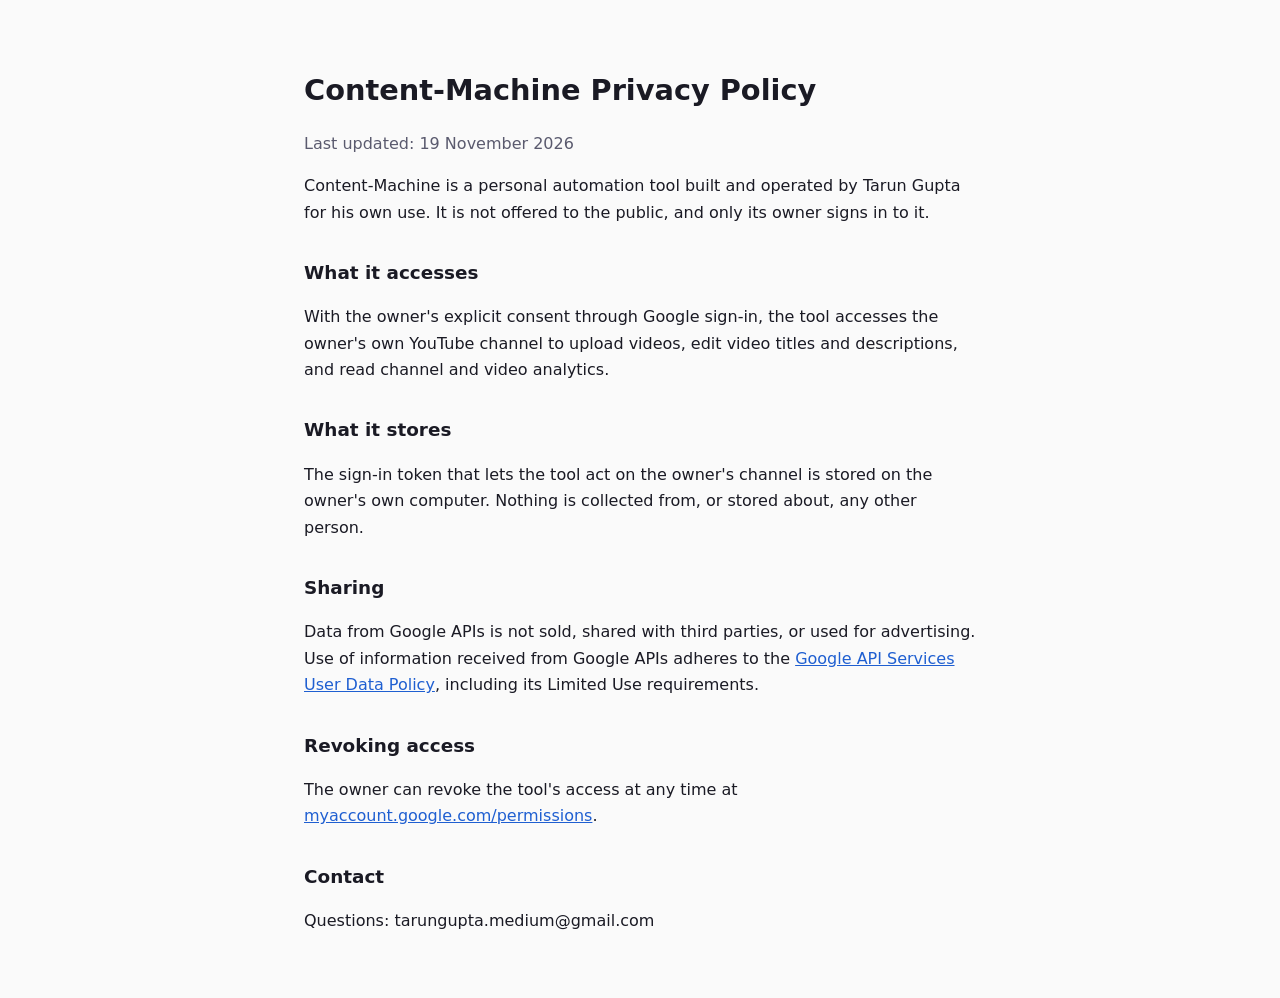
<file: privacy-content-machine.html>
<!DOCTYPE html>
<html lang="en">
<head>
  <meta charset="UTF-8" />
  <meta name="viewport" content="width=device-width, initial-scale=1.0" />
  <title>Content-Machine Privacy Policy</title>
  <meta name="robots" content="noindex" />
  <style>
    :root { --bg: #07070f; --text: #e8e8f0; --muted: #9a9ab0; --accent: #4f8ef7; }
    @media (prefers-color-scheme: light) { :root { --bg: #fafafa; --text: #1a1a24; --muted: #5a5a6e; --accent: #1f5fd1; } }
    body { margin: 0; background: var(--bg); color: var(--text); font: 16px/1.65 system-ui, sans-serif; }
    main { max-width: 42rem; margin: 0 auto; padding: 3rem 1rem; }
    h1 { font-size: 1.8rem; margin-bottom: 0.25rem; }
    h2 { font-size: 1.15rem; margin-top: 2rem; }
    p, li { color: var(--text); }
    .meta { color: var(--muted); }
    a { color: var(--accent); }
  </style>
</head>
<body>
  <main>
    <h1>Content-Machine Privacy Policy</h1>
    <p class="meta">Last updated: 19 November 2026</p>

    <p>Content-Machine is a personal automation tool built and operated by Tarun Gupta for his own use. It is not offered to the public, and only its owner signs in to it.</p>

    <h2>What it accesses</h2>
    <p>With the owner's explicit consent through Google sign-in, the tool accesses the owner's own YouTube channel to upload videos, edit video titles and descriptions, and read channel and video analytics.</p>

    <h2>What it stores</h2>
    <p>The sign-in token that lets the tool act on the owner's channel is stored on the owner's own computer. Nothing is collected from, or stored about, any other person.</p>

    <h2>Sharing</h2>
    <p>Data from Google APIs is not sold, shared with third parties, or used for advertising. Use of information received from Google APIs adheres to the <a href="https://developers.google.com/terms/api-services-user-data-policy">Google API Services User Data Policy</a>, including its Limited Use requirements.</p>

    <h2>Revoking access</h2>
    <p>The owner can revoke the tool's access at any time at <a href="https://myaccount.google.com/permissions">myaccount.google.com/permissions</a>.</p>

    <h2>Contact</h2>
    <p>Questions: tarungupta.medium@gmail.com</p>
  </main>
</body>
</html>
</file>
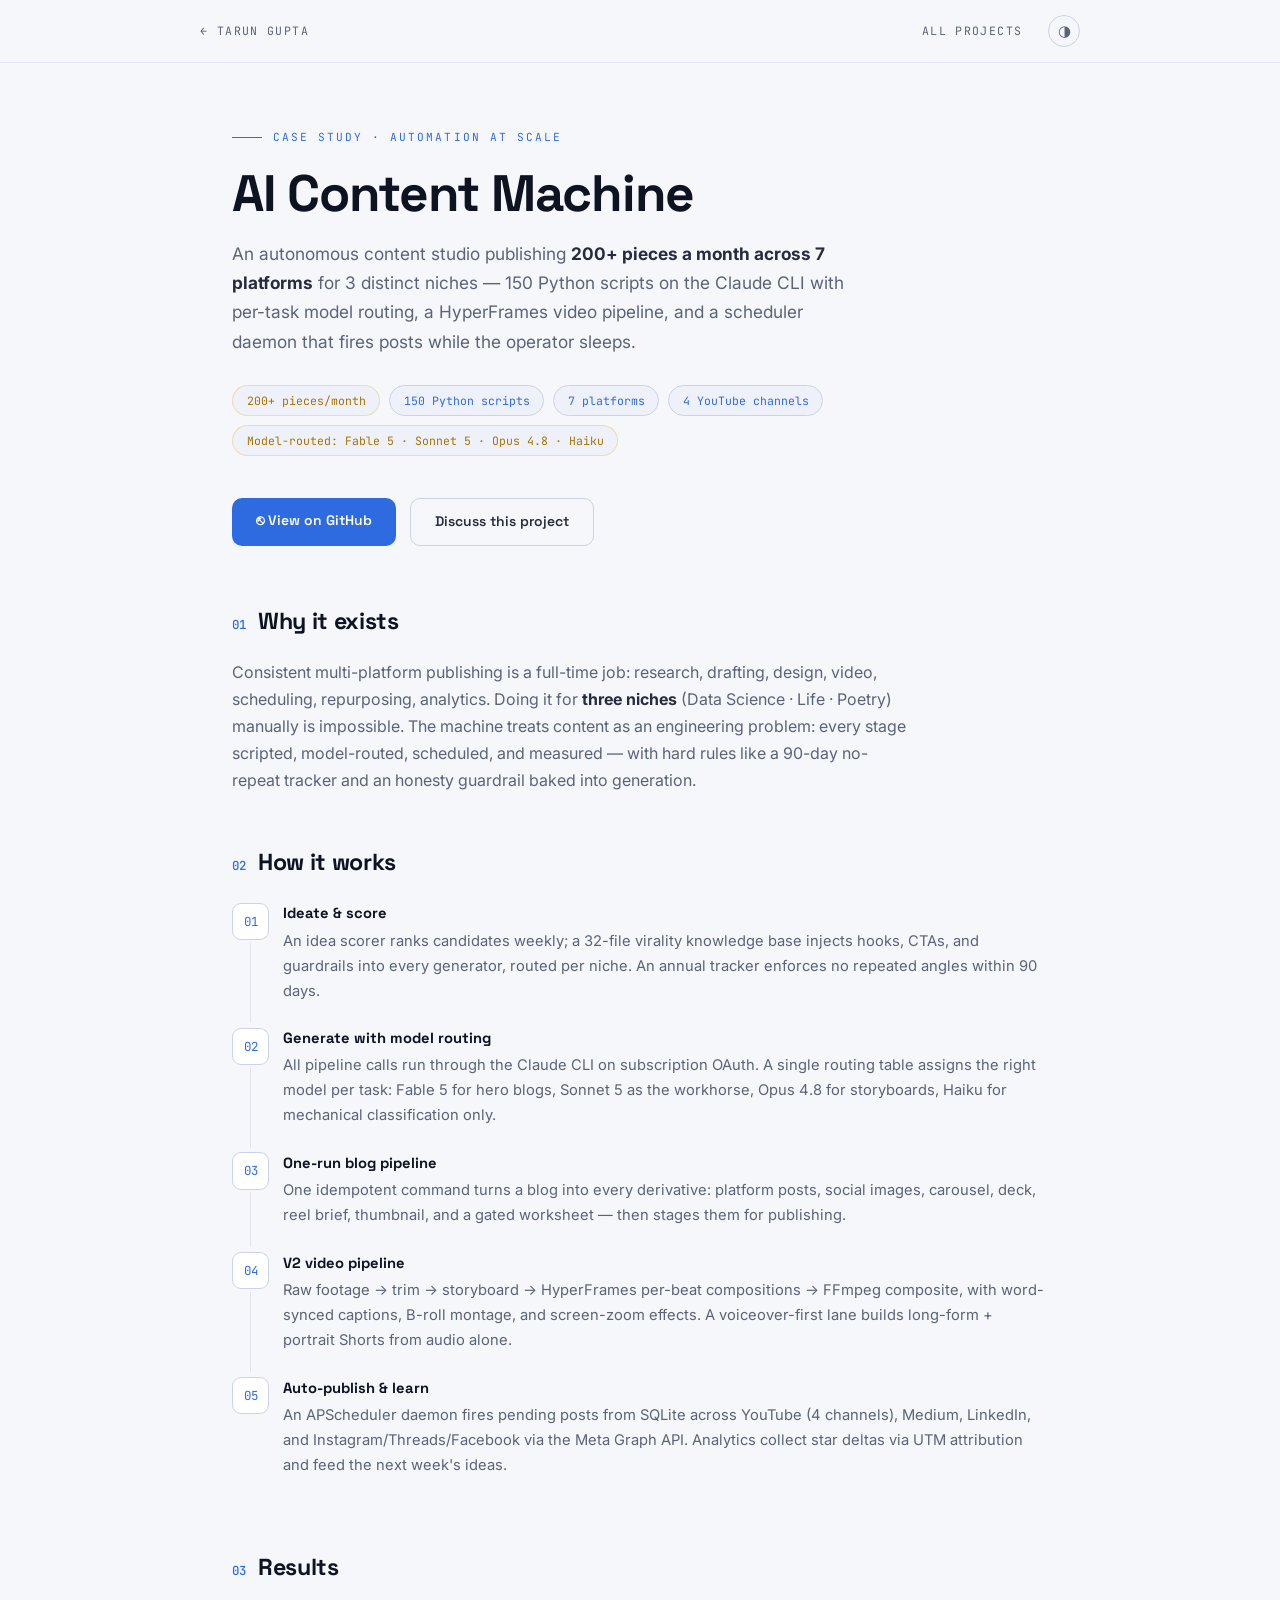
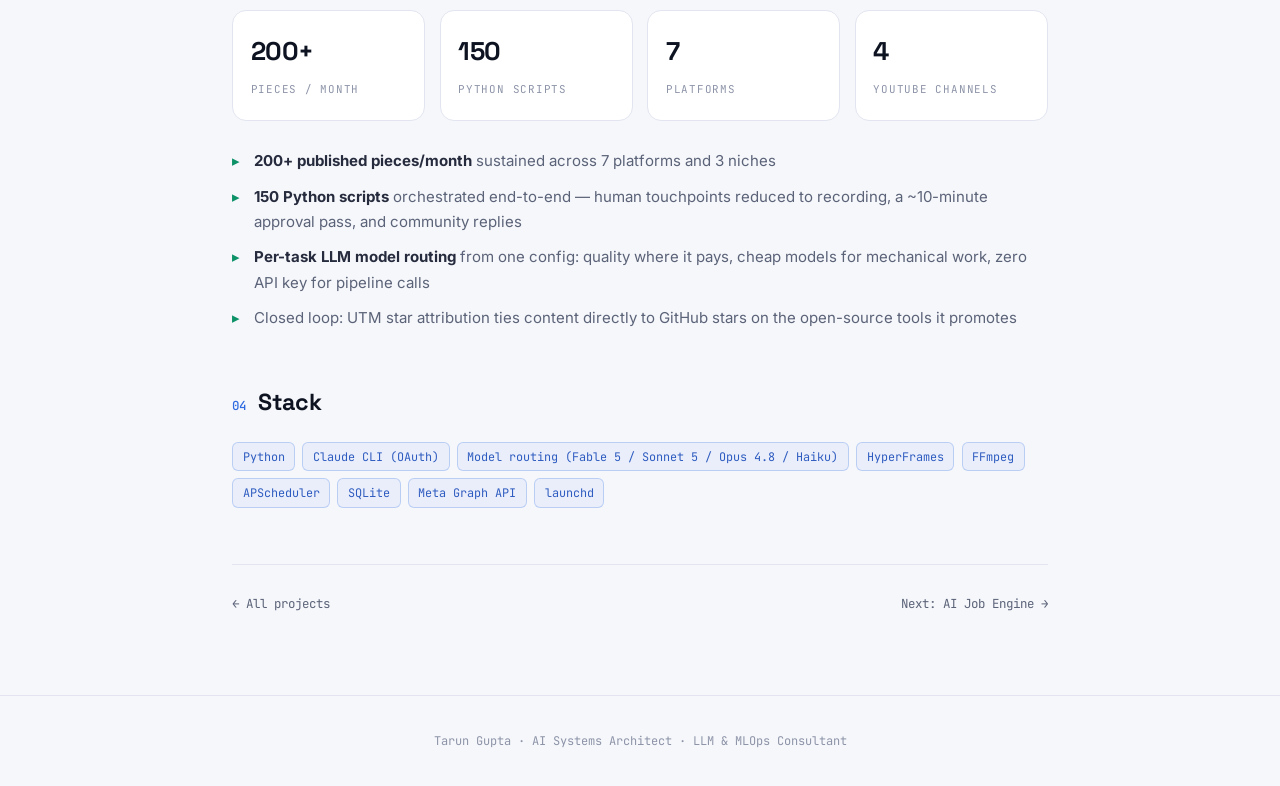
<file: case-studies/ai-content-machine.html>
<!DOCTYPE html>
<html lang="en">
<head>
  <meta charset="UTF-8" />
  <meta name="viewport" content="width=device-width, initial-scale=1.0" />
  <title>AI Content Machine — Case Study · Tarun Gupta</title>
  <meta name="description" content="Autonomous content studio: 150 Python scripts on Claude CLI with per-task model routing, HyperFrames video pipeline, APScheduler auto-publishing across 7 platforms." />
  <link rel="icon" href="data:image/svg+xml,<svg xmlns=%22http://www.w3.org/2000/svg%22 viewBox=%220 0 100 100%22><text y=%22.9em%22 font-size=%2290%22>⚡</text></svg>" />
  <link rel="preconnect" href="https://fonts.googleapis.com" />
  <link rel="preconnect" href="https://fonts.gstatic.com" crossorigin />
  <link href="https://fonts.googleapis.com/css2?family=Space+Grotesk:wght@500;700&family=Inter:wght@400;500;600&family=JetBrains+Mono:wght@400;500&display=swap" rel="stylesheet" />
  <link rel="stylesheet" href="case.css" />
  <script>
    (function () {
      var t = localStorage.getItem('theme');
      if (t === 'light' || (!t && window.matchMedia('(prefers-color-scheme: light)').matches)) {
        document.documentElement.setAttribute('data-theme', 'light');
      }
    })();
  </script>
  <!-- Cloudflare Web Analytics --><script type='module' src='https://static.cloudflareinsights.com/beacon.min.js' data-cf-beacon='{"token": "8eec4359ec874a4fa0ec4fd82c967bed"}'></script><!-- End Cloudflare Web Analytics -->
</head>
<body>
<nav><div class="inner">
  <a href="../index.html">← Tarun Gupta</a>
  <div style="display:flex;gap:1.6rem;align-items:center;">
    <a href="../index.html#projects">All Projects</a>
    <button class="theme-toggle" id="theme-toggle" aria-label="Toggle light/dark theme">&#9681;</button>
  </div>
</div></nav>
<main>
<div class="crumb">Case Study · Automation at Scale</div>
<h1>AI Content Machine</h1>
<p class="lede">An autonomous content studio publishing <strong>200+ pieces a month across 7 platforms</strong> for 3 distinct niches — 150 Python scripts on the Claude CLI with per-task model routing, a HyperFrames video pipeline, and a scheduler daemon that fires posts while the operator sleeps.</p>
<div class="meta-row"><span class="chip gold">200+ pieces/month</span><span class="chip">150 Python scripts</span><span class="chip">7 platforms</span><span class="chip">4 YouTube channels</span><span class="chip gold">Model-routed: Fable 5 · Sonnet 5 · Opus 4.8 · Haiku</span></div>
<div class="actions"><a class="btn btn-primary" href="https://github.com/tarunlnmiit/content-machine" target="_blank" rel="noopener">⎋ View on GitHub</a><a class="btn btn-outline" href="../index.html#contact">Discuss this project</a></div>
<h2><span class="num">01</span>Why it exists</h2>
<p class="body">Consistent multi-platform publishing is a full-time job: research, drafting, design, video, scheduling, repurposing, analytics. Doing it for <strong>three niches</strong> (Data Science · Life · Poetry) manually is impossible. The machine treats content as an engineering problem: every stage scripted, model-routed, scheduled, and measured — with hard rules like a 90-day no-repeat tracker and an honesty guardrail baked into generation.</p>
<h2><span class="num">02</span>How it works</h2>
<ol class="steps">
<li><b>Ideate & score</b>An idea scorer ranks candidates weekly; a 32-file virality knowledge base injects hooks, CTAs, and guardrails into every generator, routed per niche. An annual tracker enforces no repeated angles within 90 days.</li>
<li><b>Generate with model routing</b>All pipeline calls run through the Claude CLI on subscription OAuth. A single routing table assigns the right model per task: Fable 5 for hero blogs, Sonnet 5 as the workhorse, Opus 4.8 for storyboards, Haiku for mechanical classification only.</li>
<li><b>One-run blog pipeline</b>One idempotent command turns a blog into every derivative: platform posts, social images, carousel, deck, reel brief, thumbnail, and a gated worksheet — then stages them for publishing.</li>
<li><b>V2 video pipeline</b>Raw footage → trim → storyboard → HyperFrames per-beat compositions → FFmpeg composite, with word-synced captions, B-roll montage, and screen-zoom effects. A voiceover-first lane builds long-form + portrait Shorts from audio alone.</li>
<li><b>Auto-publish & learn</b>An APScheduler daemon fires pending posts from SQLite across YouTube (4 channels), Medium, LinkedIn, and Instagram/Threads/Facebook via the Meta Graph API. Analytics collect star deltas via UTM attribution and feed the next week's ideas.</li>
</ol>
<h2><span class="num">03</span>Results</h2>
<div class="stat-row"><div class="stat"><b>200+</b><span>pieces / month</span></div><div class="stat"><b>150</b><span>python scripts</span></div><div class="stat"><b>7</b><span>platforms</span></div><div class="stat"><b>4</b><span>youtube channels</span></div></div>
<ul class="wins">
<li><strong>200+ published pieces/month</strong> sustained across 7 platforms and 3 niches</li>
<li><strong>150 Python scripts</strong> orchestrated end-to-end — human touchpoints reduced to recording, a ~10-minute approval pass, and community replies</li>
<li><strong>Per-task LLM model routing</strong> from one config: quality where it pays, cheap models for mechanical work, zero API key for pipeline calls</li>
<li>Closed loop: UTM star attribution ties content directly to GitHub stars on the open-source tools it promotes</li>
</ul>
<h2><span class="num">04</span>Stack</h2>
<div class="stack"><span>Python</span><span>Claude CLI (OAuth)</span><span>Model routing (Fable 5 / Sonnet 5 / Opus 4.8 / Haiku)</span><span>HyperFrames</span><span>FFmpeg</span><span>APScheduler</span><span>SQLite</span><span>Meta Graph API</span><span>launchd</span></div>
<div class="next"><a href="../index.html#projects">← All projects</a><a href="ai-job-engine.html">Next: AI Job Engine →</a></div>
</main>
<footer>Tarun Gupta · AI Systems Architect · LLM &amp; MLOps Consultant</footer>
<script>
(function () {{
  var btn = document.getElementById('theme-toggle');
  if (btn) btn.addEventListener('click', function () {{
    var root = document.documentElement;
    var light = root.getAttribute('data-theme') === 'light';
    if (light) {{ root.removeAttribute('data-theme'); localStorage.setItem('theme', 'dark'); }}
    else {{ root.setAttribute('data-theme', 'light'); localStorage.setItem('theme', 'light'); }}
  }});
}})();
</script>
</body>
</html>
</file>
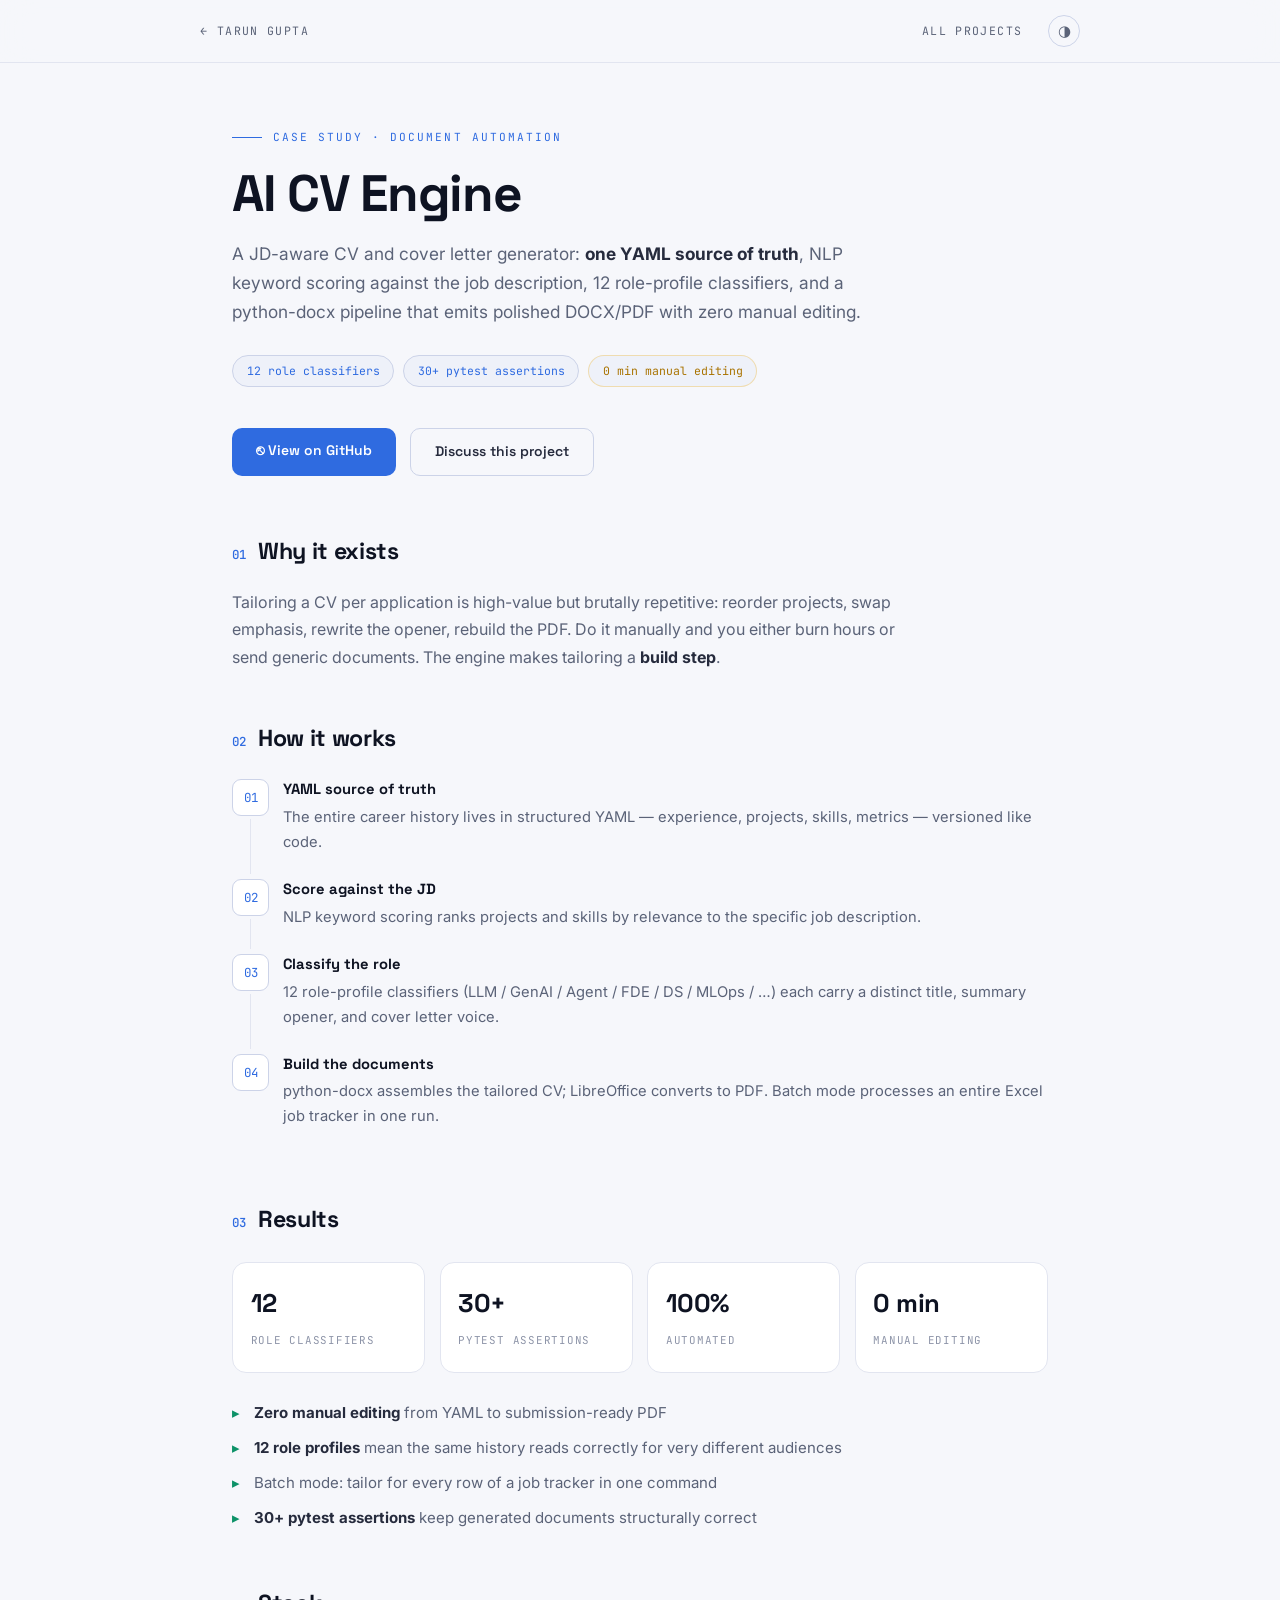
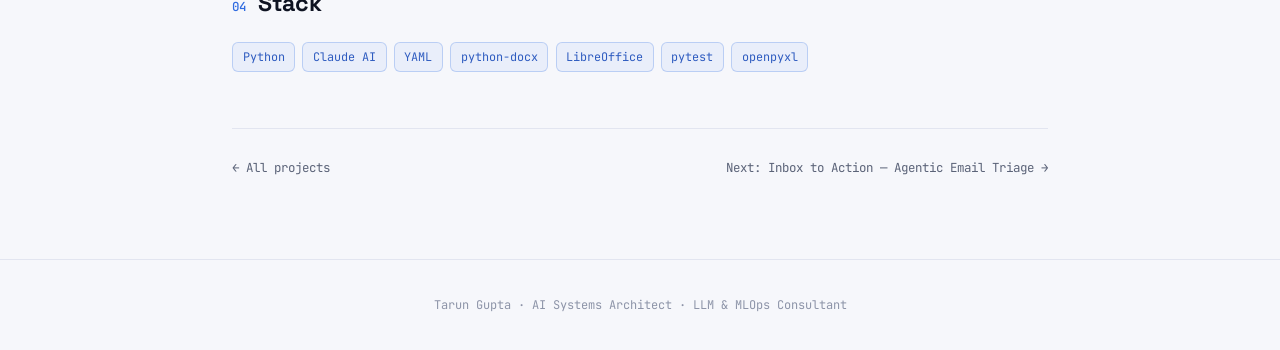
<file: case-studies/ai-cv-engine.html>
<!DOCTYPE html>
<html lang="en">
<head>
  <meta charset="UTF-8" />
  <meta name="viewport" content="width=device-width, initial-scale=1.0" />
  <title>AI CV Engine — Case Study · Tarun Gupta</title>
  <meta name="description" content="YAML-driven, JD-aware CV and cover letter generator with 12 role-profile classifiers and a python-docx build pipeline." />
  <link rel="icon" href="data:image/svg+xml,<svg xmlns=%22http://www.w3.org/2000/svg%22 viewBox=%220 0 100 100%22><text y=%22.9em%22 font-size=%2290%22>⚡</text></svg>" />
  <link rel="preconnect" href="https://fonts.googleapis.com" />
  <link rel="preconnect" href="https://fonts.gstatic.com" crossorigin />
  <link href="https://fonts.googleapis.com/css2?family=Space+Grotesk:wght@500;700&family=Inter:wght@400;500;600&family=JetBrains+Mono:wght@400;500&display=swap" rel="stylesheet" />
  <link rel="stylesheet" href="case.css" />
  <script>
    (function () {
      var t = localStorage.getItem('theme');
      if (t === 'light' || (!t && window.matchMedia('(prefers-color-scheme: light)').matches)) {
        document.documentElement.setAttribute('data-theme', 'light');
      }
    })();
  </script>
  <!-- Cloudflare Web Analytics --><script type='module' src='https://static.cloudflareinsights.com/beacon.min.js' data-cf-beacon='{"token": "8eec4359ec874a4fa0ec4fd82c967bed"}'></script><!-- End Cloudflare Web Analytics -->
</head>
<body>
<nav><div class="inner">
  <a href="../index.html">← Tarun Gupta</a>
  <div style="display:flex;gap:1.6rem;align-items:center;">
    <a href="../index.html#projects">All Projects</a>
    <button class="theme-toggle" id="theme-toggle" aria-label="Toggle light/dark theme">&#9681;</button>
  </div>
</div></nav>
<main>
<div class="crumb">Case Study · Document Automation</div>
<h1>AI CV Engine</h1>
<p class="lede">A JD-aware CV and cover letter generator: <strong>one YAML source of truth</strong>, NLP keyword scoring against the job description, 12 role-profile classifiers, and a python-docx pipeline that emits polished DOCX/PDF with zero manual editing.</p>
<div class="meta-row"><span class="chip">12 role classifiers</span><span class="chip">30+ pytest assertions</span><span class="chip gold">0 min manual editing</span></div>
<div class="actions"><a class="btn btn-primary" href="https://github.com/tarunlnmiit/ai-cv-engine" target="_blank" rel="noopener">⎋ View on GitHub</a><a class="btn btn-outline" href="../index.html#contact">Discuss this project</a></div>
<h2><span class="num">01</span>Why it exists</h2>
<p class="body">Tailoring a CV per application is high-value but brutally repetitive: reorder projects, swap emphasis, rewrite the opener, rebuild the PDF. Do it manually and you either burn hours or send generic documents. The engine makes tailoring a <strong>build step</strong>.</p>
<h2><span class="num">02</span>How it works</h2>
<ol class="steps">
<li><b>YAML source of truth</b>The entire career history lives in structured YAML — experience, projects, skills, metrics — versioned like code.</li>
<li><b>Score against the JD</b>NLP keyword scoring ranks projects and skills by relevance to the specific job description.</li>
<li><b>Classify the role</b>12 role-profile classifiers (LLM / GenAI / Agent / FDE / DS / MLOps / …) each carry a distinct title, summary opener, and cover letter voice.</li>
<li><b>Build the documents</b>python-docx assembles the tailored CV; LibreOffice converts to PDF. Batch mode processes an entire Excel job tracker in one run.</li>
</ol>
<h2><span class="num">03</span>Results</h2>
<div class="stat-row"><div class="stat"><b>12</b><span>role classifiers</span></div><div class="stat"><b>30+</b><span>pytest assertions</span></div><div class="stat"><b>100%</b><span>automated</span></div><div class="stat"><b>0 min</b><span>manual editing</span></div></div>
<ul class="wins">
<li><strong>Zero manual editing</strong> from YAML to submission-ready PDF</li>
<li><strong>12 role profiles</strong> mean the same history reads correctly for very different audiences</li>
<li>Batch mode: tailor for every row of a job tracker in one command</li>
<li><strong>30+ pytest assertions</strong> keep generated documents structurally correct</li>
</ul>
<h2><span class="num">04</span>Stack</h2>
<div class="stack"><span>Python</span><span>Claude AI</span><span>YAML</span><span>python-docx</span><span>LibreOffice</span><span>pytest</span><span>openpyxl</span></div>
<div class="next"><a href="../index.html#projects">← All projects</a><a href="inbox-to-action.html">Next: Inbox to Action — Agentic Email Triage →</a></div>
</main>
<footer>Tarun Gupta · AI Systems Architect · LLM &amp; MLOps Consultant</footer>
<script>
(function () {{
  var btn = document.getElementById('theme-toggle');
  if (btn) btn.addEventListener('click', function () {{
    var root = document.documentElement;
    var light = root.getAttribute('data-theme') === 'light';
    if (light) {{ root.removeAttribute('data-theme'); localStorage.setItem('theme', 'dark'); }}
    else {{ root.setAttribute('data-theme', 'light'); localStorage.setItem('theme', 'light'); }}
  }});
}})();
</script>
</body>
</html>
</file>
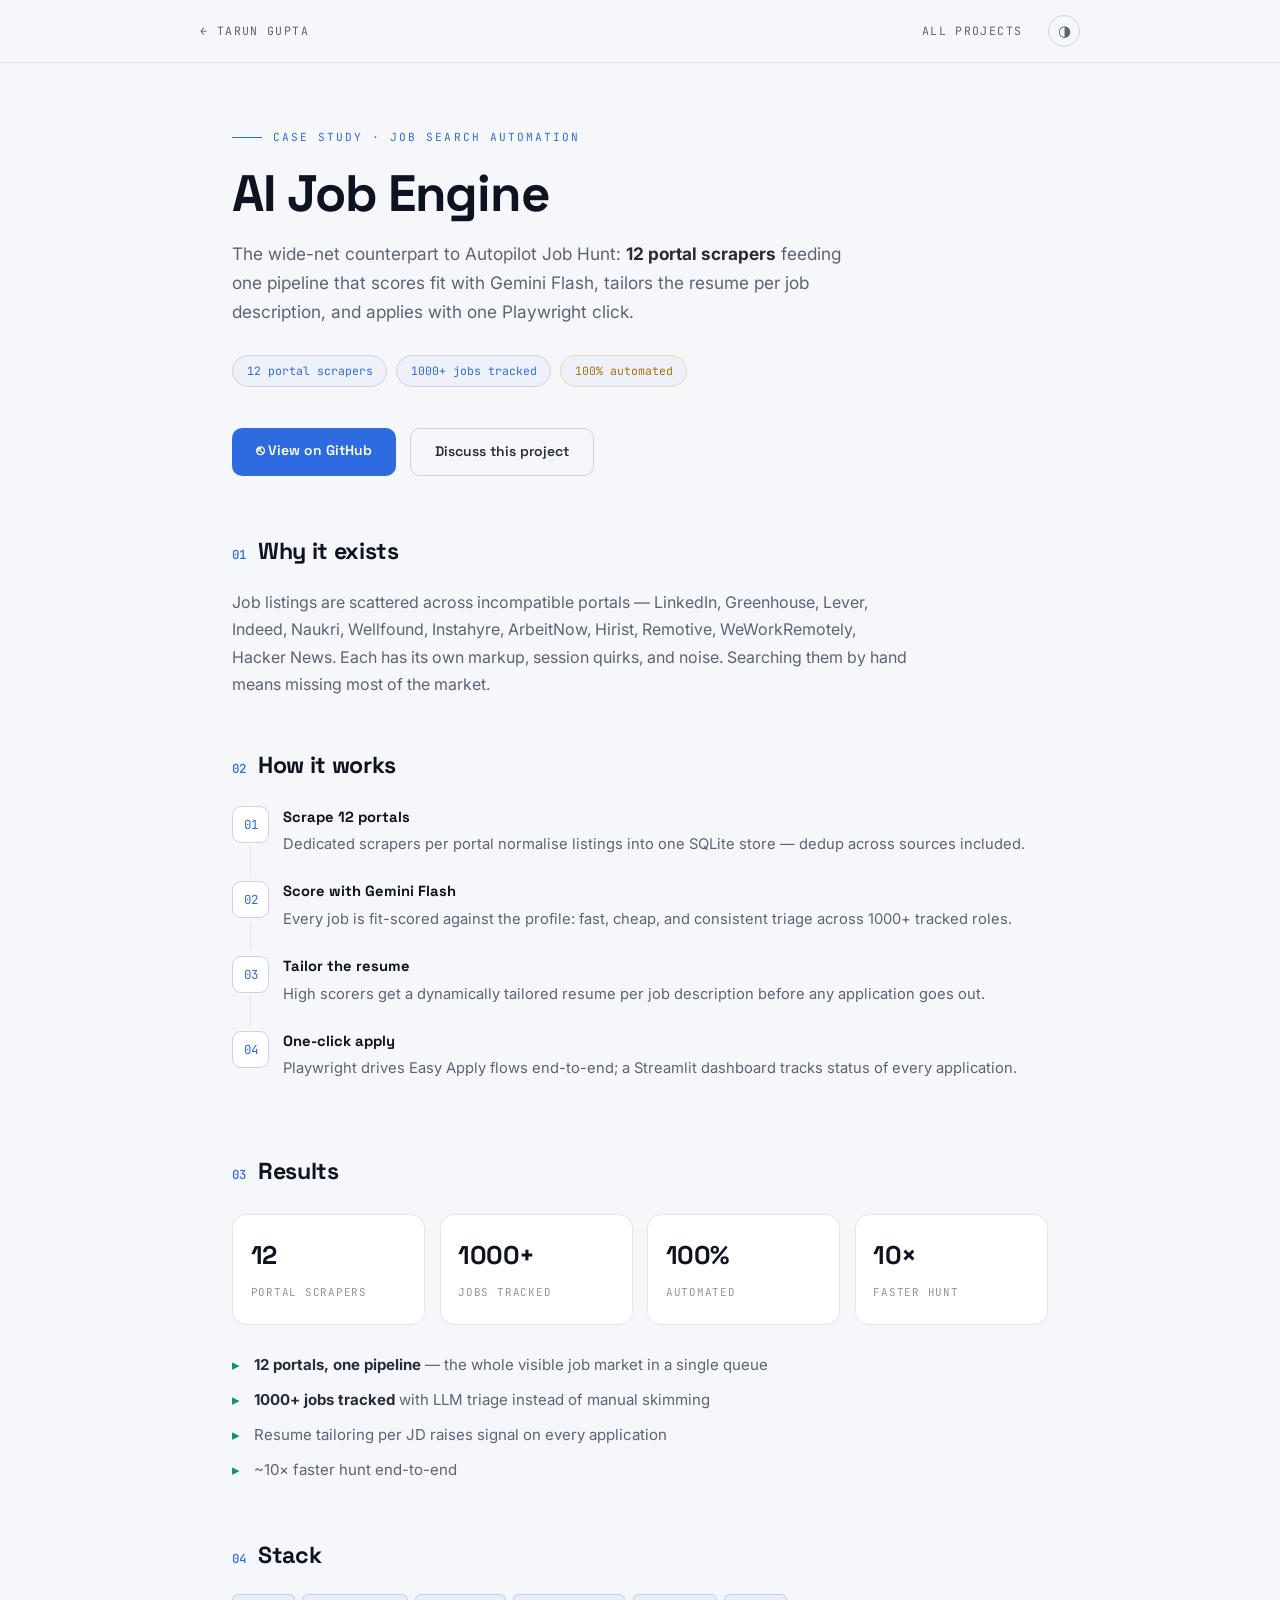
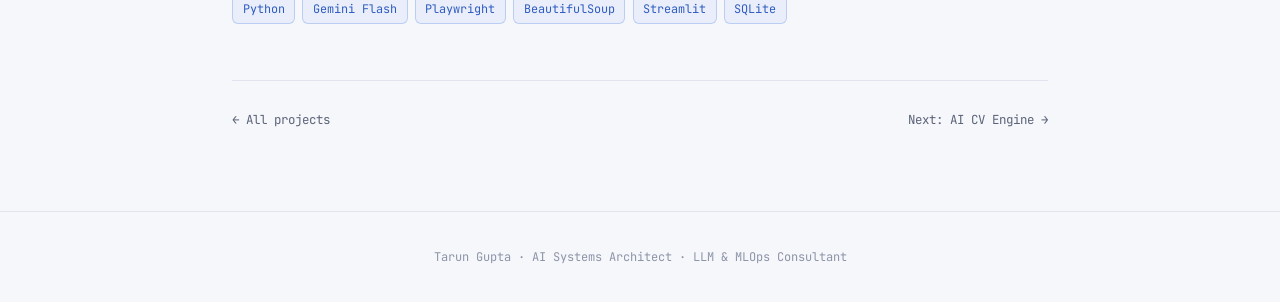
<file: case-studies/ai-job-engine.html>
<!DOCTYPE html>
<html lang="en">
<head>
  <meta charset="UTF-8" />
  <meta name="viewport" content="width=device-width, initial-scale=1.0" />
  <title>AI Job Engine — Case Study · Tarun Gupta</title>
  <meta name="description" content="12 portal scrapers, Gemini Flash fit scoring, dynamic resume tailoring per JD, and Playwright one-click Easy Apply." />
  <link rel="icon" href="data:image/svg+xml,<svg xmlns=%22http://www.w3.org/2000/svg%22 viewBox=%220 0 100 100%22><text y=%22.9em%22 font-size=%2290%22>⚡</text></svg>" />
  <link rel="preconnect" href="https://fonts.googleapis.com" />
  <link rel="preconnect" href="https://fonts.gstatic.com" crossorigin />
  <link href="https://fonts.googleapis.com/css2?family=Space+Grotesk:wght@500;700&family=Inter:wght@400;500;600&family=JetBrains+Mono:wght@400;500&display=swap" rel="stylesheet" />
  <link rel="stylesheet" href="case.css" />
  <script>
    (function () {
      var t = localStorage.getItem('theme');
      if (t === 'light' || (!t && window.matchMedia('(prefers-color-scheme: light)').matches)) {
        document.documentElement.setAttribute('data-theme', 'light');
      }
    })();
  </script>
  <!-- Cloudflare Web Analytics --><script type='module' src='https://static.cloudflareinsights.com/beacon.min.js' data-cf-beacon='{"token": "8eec4359ec874a4fa0ec4fd82c967bed"}'></script><!-- End Cloudflare Web Analytics -->
</head>
<body>
<nav><div class="inner">
  <a href="../index.html">← Tarun Gupta</a>
  <div style="display:flex;gap:1.6rem;align-items:center;">
    <a href="../index.html#projects">All Projects</a>
    <button class="theme-toggle" id="theme-toggle" aria-label="Toggle light/dark theme">&#9681;</button>
  </div>
</div></nav>
<main>
<div class="crumb">Case Study · Job Search Automation</div>
<h1>AI Job Engine</h1>
<p class="lede">The wide-net counterpart to Autopilot Job Hunt: <strong>12 portal scrapers</strong> feeding one pipeline that scores fit with Gemini Flash, tailors the resume per job description, and applies with one Playwright click.</p>
<div class="meta-row"><span class="chip">12 portal scrapers</span><span class="chip">1000+ jobs tracked</span><span class="chip gold">100% automated</span></div>
<div class="actions"><a class="btn btn-primary" href="https://github.com/tarunlnmiit/ai-job-engine" target="_blank" rel="noopener">⎋ View on GitHub</a><a class="btn btn-outline" href="../index.html#contact">Discuss this project</a></div>
<h2><span class="num">01</span>Why it exists</h2>
<p class="body">Job listings are scattered across incompatible portals — LinkedIn, Greenhouse, Lever, Indeed, Naukri, Wellfound, Instahyre, ArbeitNow, Hirist, Remotive, WeWorkRemotely, Hacker News. Each has its own markup, session quirks, and noise. Searching them by hand means missing most of the market.</p>
<h2><span class="num">02</span>How it works</h2>
<ol class="steps">
<li><b>Scrape 12 portals</b>Dedicated scrapers per portal normalise listings into one SQLite store — dedup across sources included.</li>
<li><b>Score with Gemini Flash</b>Every job is fit-scored against the profile: fast, cheap, and consistent triage across 1000+ tracked roles.</li>
<li><b>Tailor the resume</b>High scorers get a dynamically tailored resume per job description before any application goes out.</li>
<li><b>One-click apply</b>Playwright drives Easy Apply flows end-to-end; a Streamlit dashboard tracks status of every application.</li>
</ol>
<h2><span class="num">03</span>Results</h2>
<div class="stat-row"><div class="stat"><b>12</b><span>portal scrapers</span></div><div class="stat"><b>1000+</b><span>jobs tracked</span></div><div class="stat"><b>100%</b><span>automated</span></div><div class="stat"><b>10×</b><span>faster hunt</span></div></div>
<ul class="wins">
<li><strong>12 portals, one pipeline</strong> — the whole visible job market in a single queue</li>
<li><strong>1000+ jobs tracked</strong> with LLM triage instead of manual skimming</li>
<li>Resume tailoring per JD raises signal on every application</li>
<li>~10× faster hunt end-to-end</li>
</ul>
<h2><span class="num">04</span>Stack</h2>
<div class="stack"><span>Python</span><span>Gemini Flash</span><span>Playwright</span><span>BeautifulSoup</span><span>Streamlit</span><span>SQLite</span></div>
<div class="next"><a href="../index.html#projects">← All projects</a><a href="ai-cv-engine.html">Next: AI CV Engine →</a></div>
</main>
<footer>Tarun Gupta · AI Systems Architect · LLM &amp; MLOps Consultant</footer>
<script>
(function () {{
  var btn = document.getElementById('theme-toggle');
  if (btn) btn.addEventListener('click', function () {{
    var root = document.documentElement;
    var light = root.getAttribute('data-theme') === 'light';
    if (light) {{ root.removeAttribute('data-theme'); localStorage.setItem('theme', 'dark'); }}
    else {{ root.setAttribute('data-theme', 'light'); localStorage.setItem('theme', 'light'); }}
  }});
}})();
</script>
</body>
</html>
</file>
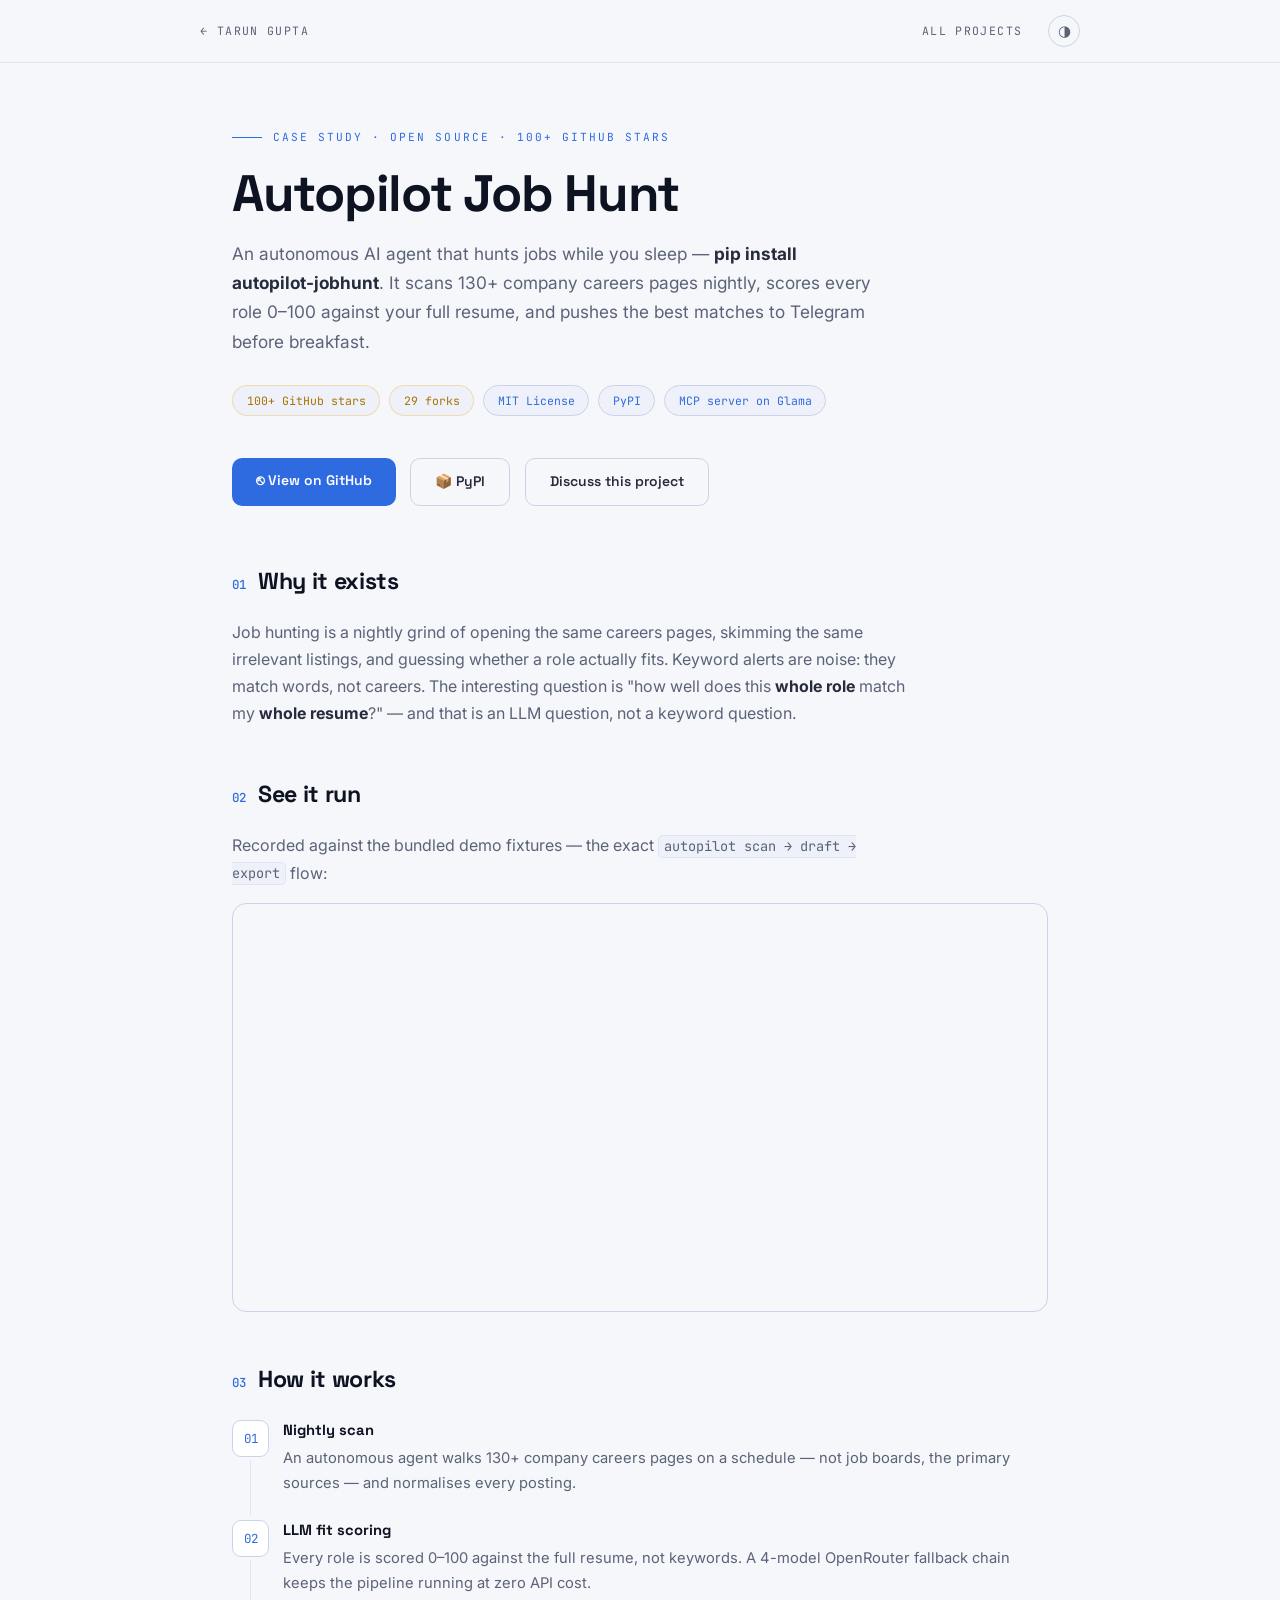
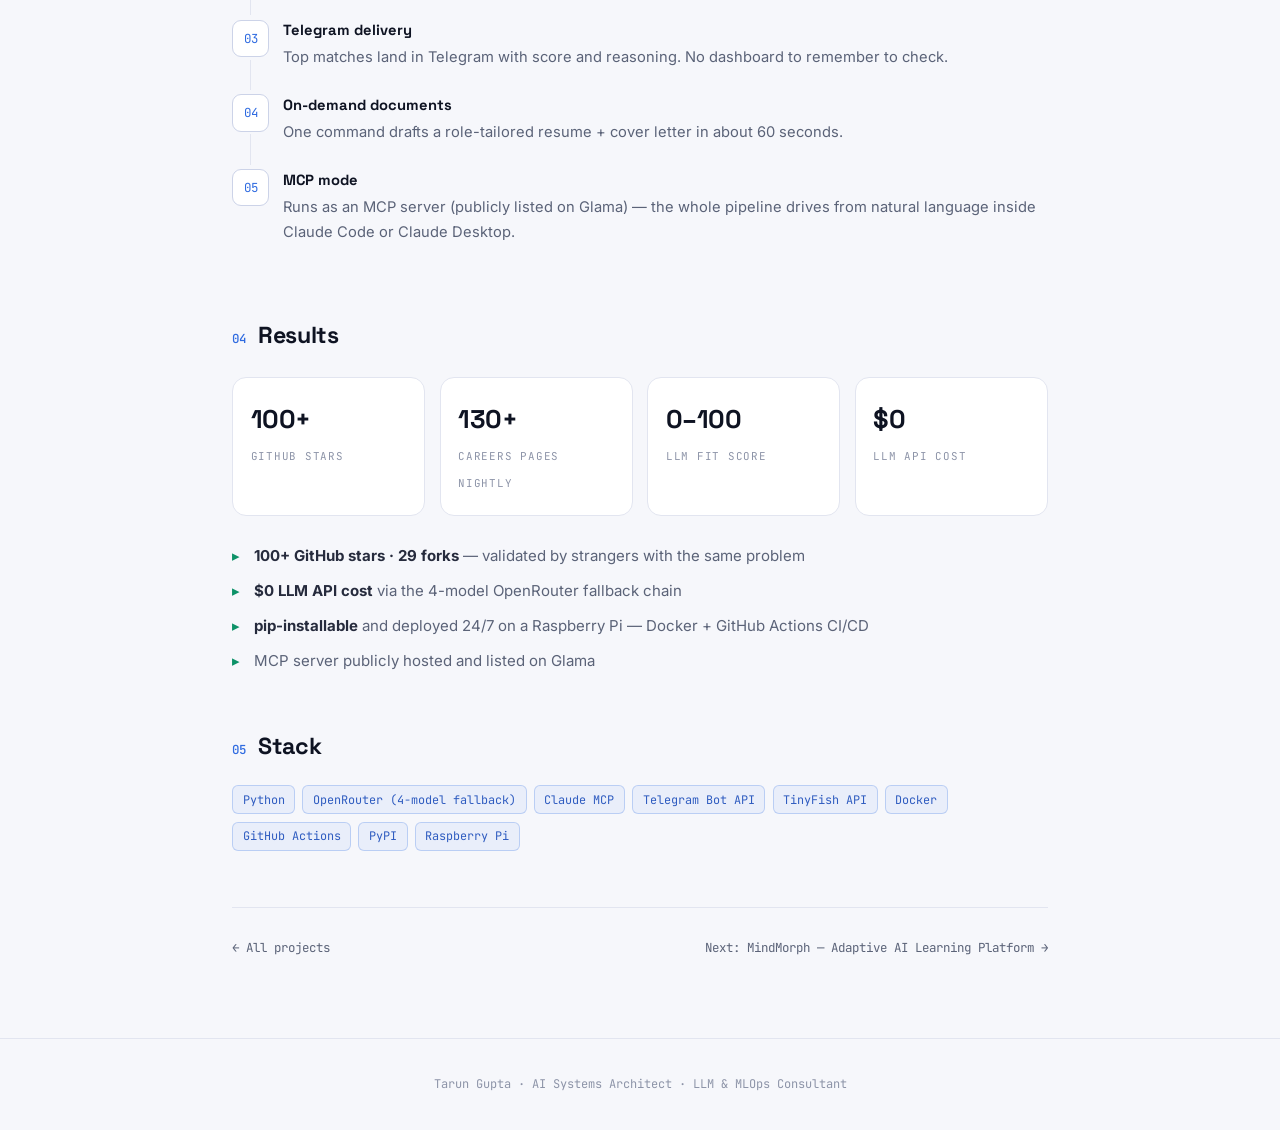
<file: case-studies/autopilot-jobhunt.html>
<!DOCTYPE html>
<html lang="en">
<head>
  <meta charset="UTF-8" />
  <meta name="viewport" content="width=device-width, initial-scale=1.0" />
  <title>Autopilot Job Hunt — Case Study · Tarun Gupta</title>
  <meta name="description" content="Autonomous AI job-search agent: nightly scans of 130+ careers pages, LLM fit scoring 0-100, Telegram alerts, on-demand tailored resume and cover letter. pip install autopilot-jobhunt." />
  <link rel="icon" href="data:image/svg+xml,<svg xmlns=%22http://www.w3.org/2000/svg%22 viewBox=%220 0 100 100%22><text y=%22.9em%22 font-size=%2290%22>⚡</text></svg>" />
  <link rel="preconnect" href="https://fonts.googleapis.com" />
  <link rel="preconnect" href="https://fonts.gstatic.com" crossorigin />
  <link href="https://fonts.googleapis.com/css2?family=Space+Grotesk:wght@500;700&family=Inter:wght@400;500;600&family=JetBrains+Mono:wght@400;500&display=swap" rel="stylesheet" />
  <link rel="stylesheet" href="case.css" />
  <script>
    (function () {
      var t = localStorage.getItem('theme');
      if (t === 'light' || (!t && window.matchMedia('(prefers-color-scheme: light)').matches)) {
        document.documentElement.setAttribute('data-theme', 'light');
      }
    })();
  </script>
  <!-- Cloudflare Web Analytics --><script type='module' src='https://static.cloudflareinsights.com/beacon.min.js' data-cf-beacon='{"token": "8eec4359ec874a4fa0ec4fd82c967bed"}'></script><!-- End Cloudflare Web Analytics -->
</head>
<body>
<nav><div class="inner">
  <a href="../index.html">← Tarun Gupta</a>
  <div style="display:flex;gap:1.6rem;align-items:center;">
    <a href="../index.html#projects">All Projects</a>
    <button class="theme-toggle" id="theme-toggle" aria-label="Toggle light/dark theme">&#9681;</button>
  </div>
</div></nav>
<main>
<div class="crumb">Case Study · Open Source · 100+ GitHub Stars</div>
<h1>Autopilot Job Hunt</h1>
<p class="lede">An autonomous AI agent that hunts jobs while you sleep — <strong>pip install autopilot-jobhunt</strong>. It scans 130+ company careers pages nightly, scores every role 0–100 against your full resume, and pushes the best matches to Telegram before breakfast.</p>
<div class="meta-row"><span class="chip gold">100+ GitHub stars</span><span class="chip gold">29 forks</span><span class="chip">MIT License</span><span class="chip">PyPI</span><span class="chip">MCP server on Glama</span></div>
<div class="actions"><a class="btn btn-primary" href="https://github.com/tarunlnmiit/autopilot-jobhunt" target="_blank" rel="noopener">⎋ View on GitHub</a><a class="btn btn-outline" href="https://pypi.org/project/autopilot-jobhunt/" target="_blank" rel="noopener">📦 PyPI</a><a class="btn btn-outline" href="../index.html#contact">Discuss this project</a></div>
<h2><span class="num">01</span>Why it exists</h2>
<p class="body">Job hunting is a nightly grind of opening the same careers pages, skimming the same irrelevant listings, and guessing whether a role actually fits. Keyword alerts are noise: they match words, not careers. The interesting question is "how well does this <strong>whole role</strong> match my <strong>whole resume</strong>?" — and that is an LLM question, not a keyword question.</p>
<h2><span class="num">02</span>See it run</h2>
<p class="body">Recorded against the bundled demo fixtures — the exact <code style="font-family:var(--font-mono);font-size:0.85em;background:var(--tag-bg);border:1px solid var(--border);border-radius:5px;padding:0.1em 0.4em;">autopilot scan → draft → export</code> flow:</p>
<video src="../assets/autopilot-demo.mp4" autoplay loop muted playsinline style="width:100%;border-radius:14px;border:1px solid var(--border-hi);margin:0.4rem 0 1rem;display:block;" aria-label="autopilot-jobhunt terminal demo: nightly scan of 141 companies, LLM scoring, drafting a tailored resume and cover letter, exporting top matches"></video>
<h2><span class="num">03</span>How it works</h2>
<ol class="steps">
<li><b>Nightly scan</b>An autonomous agent walks 130+ company careers pages on a schedule — not job boards, the primary sources — and normalises every posting.</li>
<li><b>LLM fit scoring</b>Every role is scored 0–100 against the full resume, not keywords. A 4-model OpenRouter fallback chain keeps the pipeline running at zero API cost.</li>
<li><b>Telegram delivery</b>Top matches land in Telegram with score and reasoning. No dashboard to remember to check.</li>
<li><b>On-demand documents</b>One command drafts a role-tailored resume + cover letter in about 60 seconds.</li>
<li><b>MCP mode</b>Runs as an MCP server (publicly listed on Glama) — the whole pipeline drives from natural language inside Claude Code or Claude Desktop.</li>
</ol>
<h2><span class="num">04</span>Results</h2>
<div class="stat-row"><div class="stat"><b>100+</b><span>GitHub stars</span></div><div class="stat"><b>130+</b><span>careers pages nightly</span></div><div class="stat"><b>0–100</b><span>LLM fit score</span></div><div class="stat"><b>$0</b><span>LLM API cost</span></div></div>
<ul class="wins">
<li><strong>100+ GitHub stars · 29 forks</strong> — validated by strangers with the same problem</li>
<li><strong>$0 LLM API cost</strong> via the 4-model OpenRouter fallback chain</li>
<li><strong>pip-installable</strong> and deployed 24/7 on a Raspberry Pi — Docker + GitHub Actions CI/CD</li>
<li>MCP server publicly hosted and listed on Glama</li>
</ul>
<h2><span class="num">05</span>Stack</h2>
<div class="stack"><span>Python</span><span>OpenRouter (4-model fallback)</span><span>Claude MCP</span><span>Telegram Bot API</span><span>TinyFish API</span><span>Docker</span><span>GitHub Actions</span><span>PyPI</span><span>Raspberry Pi</span></div>
<div class="next"><a href="../index.html#projects">← All projects</a><a href="mindmorph.html">Next: MindMorph — Adaptive AI Learning Platform →</a></div>
</main>
<footer>Tarun Gupta · AI Systems Architect · LLM &amp; MLOps Consultant</footer>
<script>
(function () {{
  var btn = document.getElementById('theme-toggle');
  if (btn) btn.addEventListener('click', function () {{
    var root = document.documentElement;
    var light = root.getAttribute('data-theme') === 'light';
    if (light) {{ root.removeAttribute('data-theme'); localStorage.setItem('theme', 'dark'); }}
    else {{ root.setAttribute('data-theme', 'light'); localStorage.setItem('theme', 'light'); }}
  }});
}})();
</script>
</body>
</html>
</file>
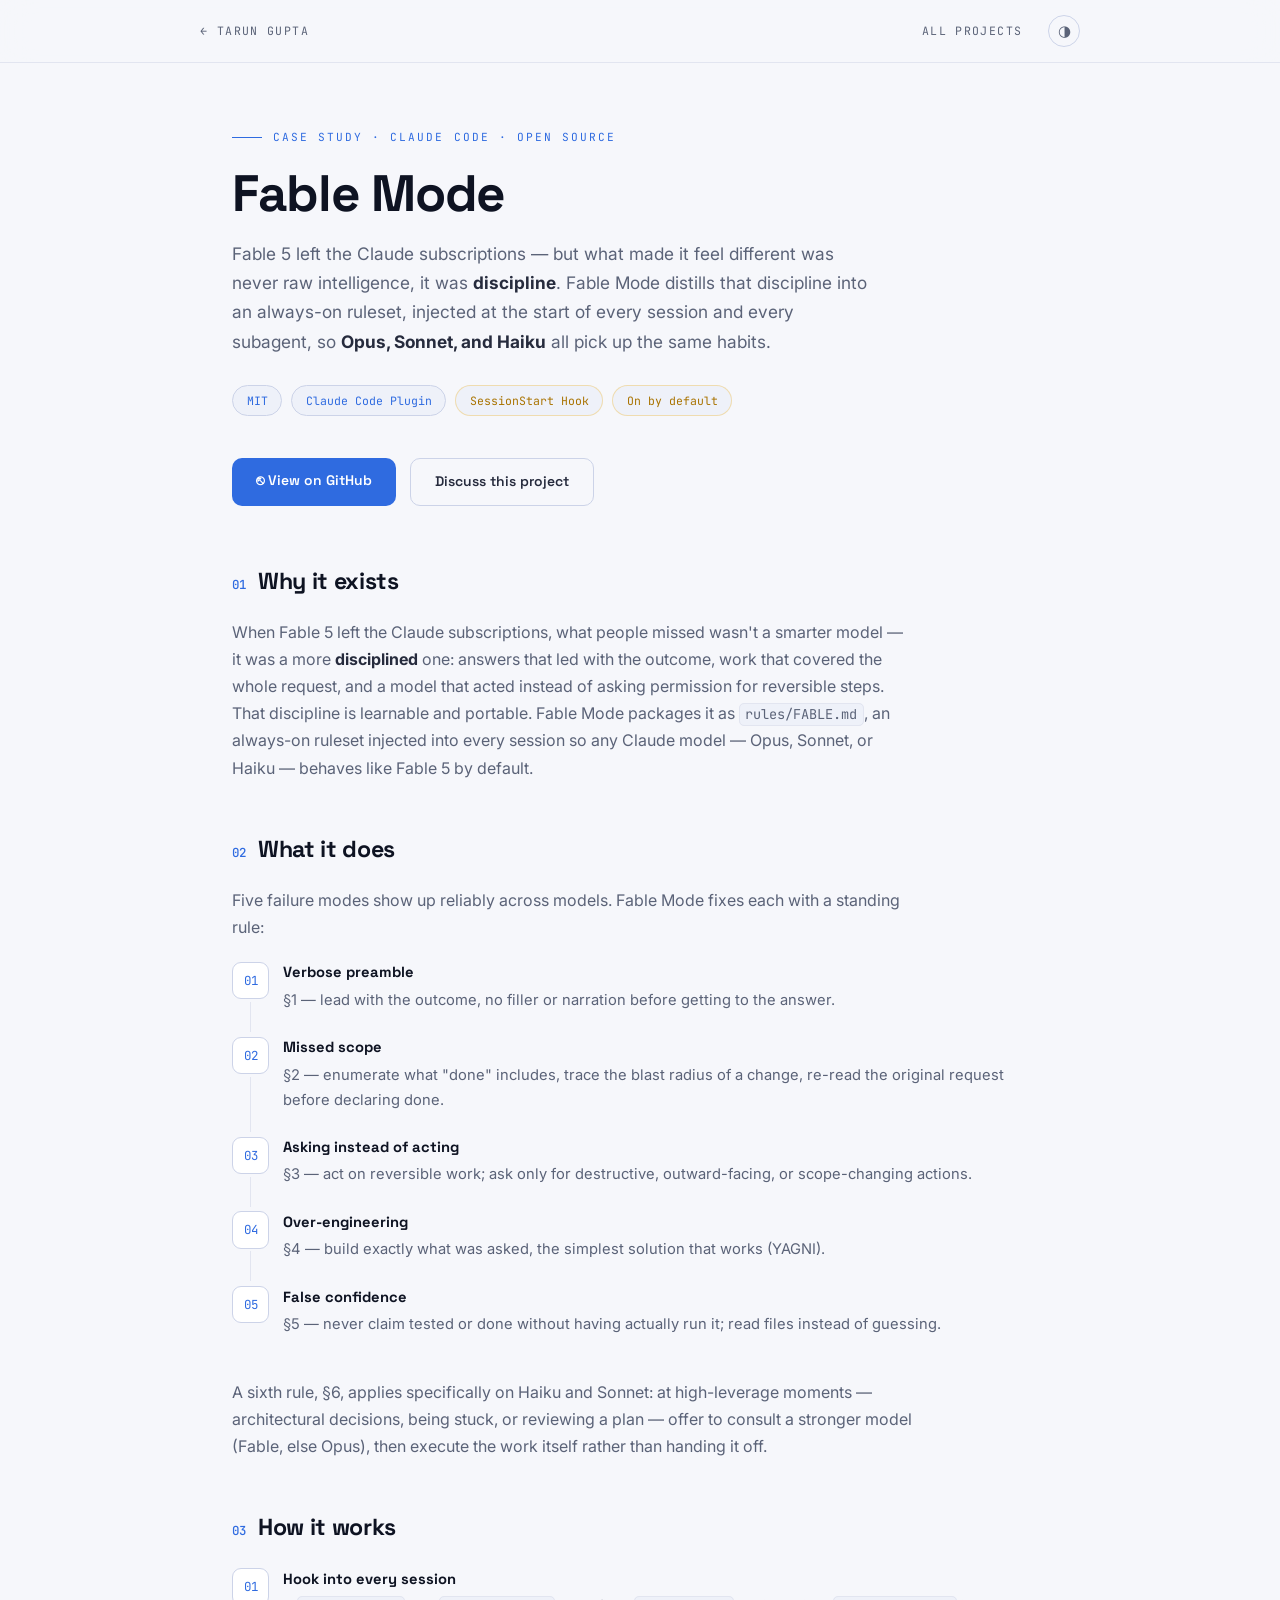
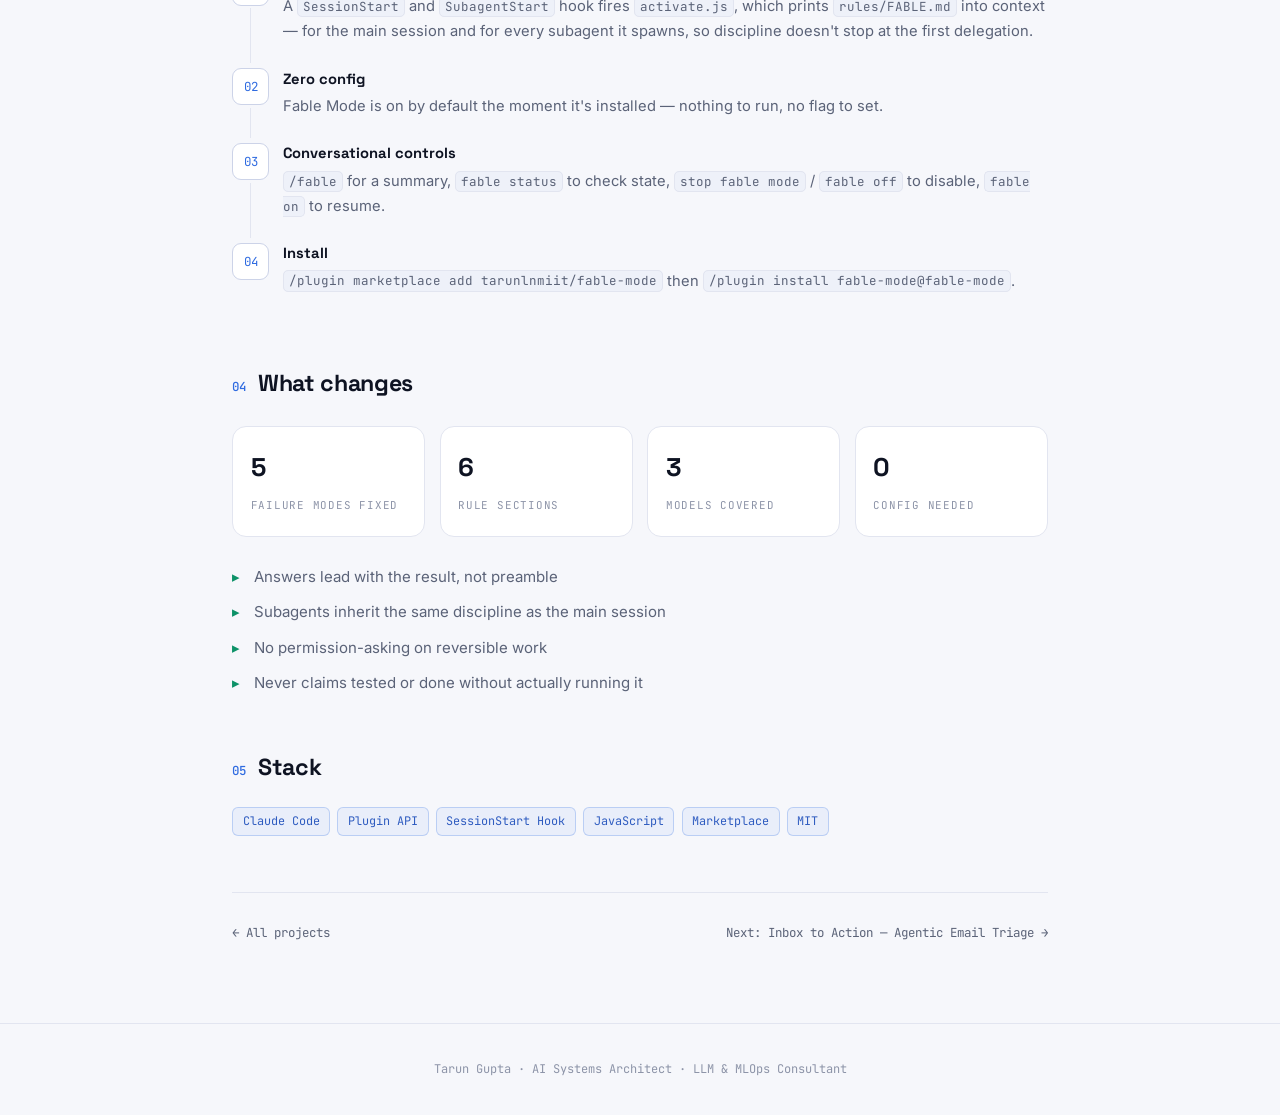
<file: case-studies/fable-mode.html>
<!DOCTYPE html>
<html lang="en">
<head>
  <meta charset="UTF-8" />
  <meta name="viewport" content="width=device-width, initial-scale=1.0" />
  <title>Fable Mode — Fable-Class Behavior for Any Claude Model — Case Study · Tarun Gupta</title>
  <meta name="description" content="An open-source Claude Code plugin that injects an always-on discipline ruleset into every session and subagent, making Opus, Sonnet, and Haiku behave like Fable 5 — install with /plugin marketplace add tarunlnmiit/fable-mode." />
  <link rel="icon" href="data:image/svg+xml,<svg xmlns=%22http://www.w3.org/2000/svg%22 viewBox=%220 0 100 100%22><text y=%22.9em%22 font-size=%2290%22>📖</text></svg>" />
  <link rel="preconnect" href="https://fonts.googleapis.com" />
  <link rel="preconnect" href="https://fonts.gstatic.com" crossorigin />
  <link href="https://fonts.googleapis.com/css2?family=Space+Grotesk:wght@500;700&family=Inter:wght@400;500;600&family=JetBrains+Mono:wght@400;500&display=swap" rel="stylesheet" />
  <link rel="stylesheet" href="case.css" />
  <script>
    (function () {
      var t = localStorage.getItem('theme');
      if (t === 'light' || (!t && window.matchMedia('(prefers-color-scheme: light)').matches)) {
        document.documentElement.setAttribute('data-theme', 'light');
      }
    })();
  </script>
  <!-- Cloudflare Web Analytics --><script type='module' src='https://static.cloudflareinsights.com/beacon.min.js' data-cf-beacon='{"token": "8eec4359ec874a4fa0ec4fd82c967bed"}'></script><!-- End Cloudflare Web Analytics -->
</head>
<body>
<nav><div class="inner">
  <a href="../index.html">← Tarun Gupta</a>
  <div style="display:flex;gap:1.6rem;align-items:center;">
    <a href="../index.html#projects">All Projects</a>
    <button class="theme-toggle" id="theme-toggle" aria-label="Toggle light/dark theme">&#9681;</button>
  </div>
</div></nav>
<main>
<div class="crumb">Case Study · Claude Code · Open Source</div>
<h1>Fable Mode</h1>
<p class="lede">Fable 5 left the Claude subscriptions — but what made it feel different was never raw intelligence, it was <strong>discipline</strong>. Fable Mode distills that discipline into an always-on ruleset, injected at the start of every session and every subagent, so <strong>Opus, Sonnet, and Haiku</strong> all pick up the same habits.</p>
<div class="meta-row"><span class="chip">MIT</span><span class="chip">Claude Code Plugin</span><span class="chip gold">SessionStart Hook</span><span class="chip gold">On by default</span></div>
<div class="actions"><a class="btn btn-primary" href="https://github.com/tarunlnmiit/fable-mode" target="_blank" rel="noopener">⎋ View on GitHub</a><a class="btn btn-outline" href="../index.html#contact">Discuss this project</a></div>
<h2><span class="num">01</span>Why it exists</h2>
<p class="body">When Fable 5 left the Claude subscriptions, what people missed wasn't a smarter model — it was a more <strong>disciplined</strong> one: answers that led with the outcome, work that covered the whole request, and a model that acted instead of asking permission for reversible steps. That discipline is learnable and portable. Fable Mode packages it as <code style="font-family:var(--font-mono);font-size:0.85em;background:var(--tag-bg);border:1px solid var(--border);border-radius:5px;padding:0.1em 0.4em;">rules/FABLE.md</code>, an always-on ruleset injected into every session so any Claude model — Opus, Sonnet, or Haiku — behaves like Fable 5 by default.</p>
<h2><span class="num">02</span>What it does</h2>
<p class="body">Five failure modes show up reliably across models. Fable Mode fixes each with a standing rule:</p>
<ol class="steps">
<li><b>Verbose preamble</b>§1 — lead with the outcome, no filler or narration before getting to the answer.</li>
<li><b>Missed scope</b>§2 — enumerate what "done" includes, trace the blast radius of a change, re-read the original request before declaring done.</li>
<li><b>Asking instead of acting</b>§3 — act on reversible work; ask only for destructive, outward-facing, or scope-changing actions.</li>
<li><b>Over-engineering</b>§4 — build exactly what was asked, the simplest solution that works (YAGNI).</li>
<li><b>False confidence</b>§5 — never claim tested or done without having actually run it; read files instead of guessing.</li>
</ol>
<p class="body">A sixth rule, §6, applies specifically on Haiku and Sonnet: at high-leverage moments — architectural decisions, being stuck, or reviewing a plan — offer to consult a stronger model (Fable, else Opus), then execute the work itself rather than handing it off.</p>
<h2><span class="num">03</span>How it works</h2>
<ol class="steps">
<li><b>Hook into every session</b>A <code style="font-family:var(--font-mono);font-size:0.85em;background:var(--tag-bg);border:1px solid var(--border);border-radius:5px;padding:0.1em 0.4em;">SessionStart</code> and <code style="font-family:var(--font-mono);font-size:0.85em;background:var(--tag-bg);border:1px solid var(--border);border-radius:5px;padding:0.1em 0.4em;">SubagentStart</code> hook fires <code style="font-family:var(--font-mono);font-size:0.85em;background:var(--tag-bg);border:1px solid var(--border);border-radius:5px;padding:0.1em 0.4em;">activate.js</code>, which prints <code style="font-family:var(--font-mono);font-size:0.85em;background:var(--tag-bg);border:1px solid var(--border);border-radius:5px;padding:0.1em 0.4em;">rules/FABLE.md</code> into context — for the main session and for every subagent it spawns, so discipline doesn't stop at the first delegation.</li>
<li><b>Zero config</b>Fable Mode is on by default the moment it's installed — nothing to run, no flag to set.</li>
<li><b>Conversational controls</b><code style="font-family:var(--font-mono);font-size:0.85em;background:var(--tag-bg);border:1px solid var(--border);border-radius:5px;padding:0.1em 0.4em;">/fable</code> for a summary, <code style="font-family:var(--font-mono);font-size:0.85em;background:var(--tag-bg);border:1px solid var(--border);border-radius:5px;padding:0.1em 0.4em;">fable status</code> to check state, <code style="font-family:var(--font-mono);font-size:0.85em;background:var(--tag-bg);border:1px solid var(--border);border-radius:5px;padding:0.1em 0.4em;">stop fable mode</code> / <code style="font-family:var(--font-mono);font-size:0.85em;background:var(--tag-bg);border:1px solid var(--border);border-radius:5px;padding:0.1em 0.4em;">fable off</code> to disable, <code style="font-family:var(--font-mono);font-size:0.85em;background:var(--tag-bg);border:1px solid var(--border);border-radius:5px;padding:0.1em 0.4em;">fable on</code> to resume.</li>
<li><b>Install</b><code style="font-family:var(--font-mono);font-size:0.85em;background:var(--tag-bg);border:1px solid var(--border);border-radius:5px;padding:0.1em 0.4em;">/plugin marketplace add tarunlnmiit/fable-mode</code> then <code style="font-family:var(--font-mono);font-size:0.85em;background:var(--tag-bg);border:1px solid var(--border);border-radius:5px;padding:0.1em 0.4em;">/plugin install fable-mode@fable-mode</code>.</li>
</ol>
<h2><span class="num">04</span>What changes</h2>
<div class="stat-row"><div class="stat"><b>5</b><span>failure modes fixed</span></div><div class="stat"><b>6</b><span>rule sections</span></div><div class="stat"><b>3</b><span>models covered</span></div><div class="stat"><b>0</b><span>config needed</span></div></div>
<ul class="wins">
<li>Answers lead with the result, not preamble</li>
<li>Subagents inherit the same discipline as the main session</li>
<li>No permission-asking on reversible work</li>
<li>Never claims tested or done without actually running it</li>
</ul>
<h2><span class="num">05</span>Stack</h2>
<div class="stack"><span>Claude Code</span><span>Plugin API</span><span>SessionStart Hook</span><span>JavaScript</span><span>Marketplace</span><span>MIT</span></div>
<div class="next"><a href="../index.html#projects">← All projects</a><a href="inbox-to-action.html">Next: Inbox to Action — Agentic Email Triage →</a></div>
</main>
<footer>Tarun Gupta · AI Systems Architect · LLM &amp; MLOps Consultant</footer>
<script>
(function () {{
  var btn = document.getElementById('theme-toggle');
  if (btn) btn.addEventListener('click', function () {{
    var root = document.documentElement;
    var light = root.getAttribute('data-theme') === 'light';
    if (light) {{ root.removeAttribute('data-theme'); localStorage.setItem('theme', 'dark'); }}
    else {{ root.setAttribute('data-theme', 'light'); localStorage.setItem('theme', 'light'); }}
  }});
}})();
</script>
</body>
</html>
</file>
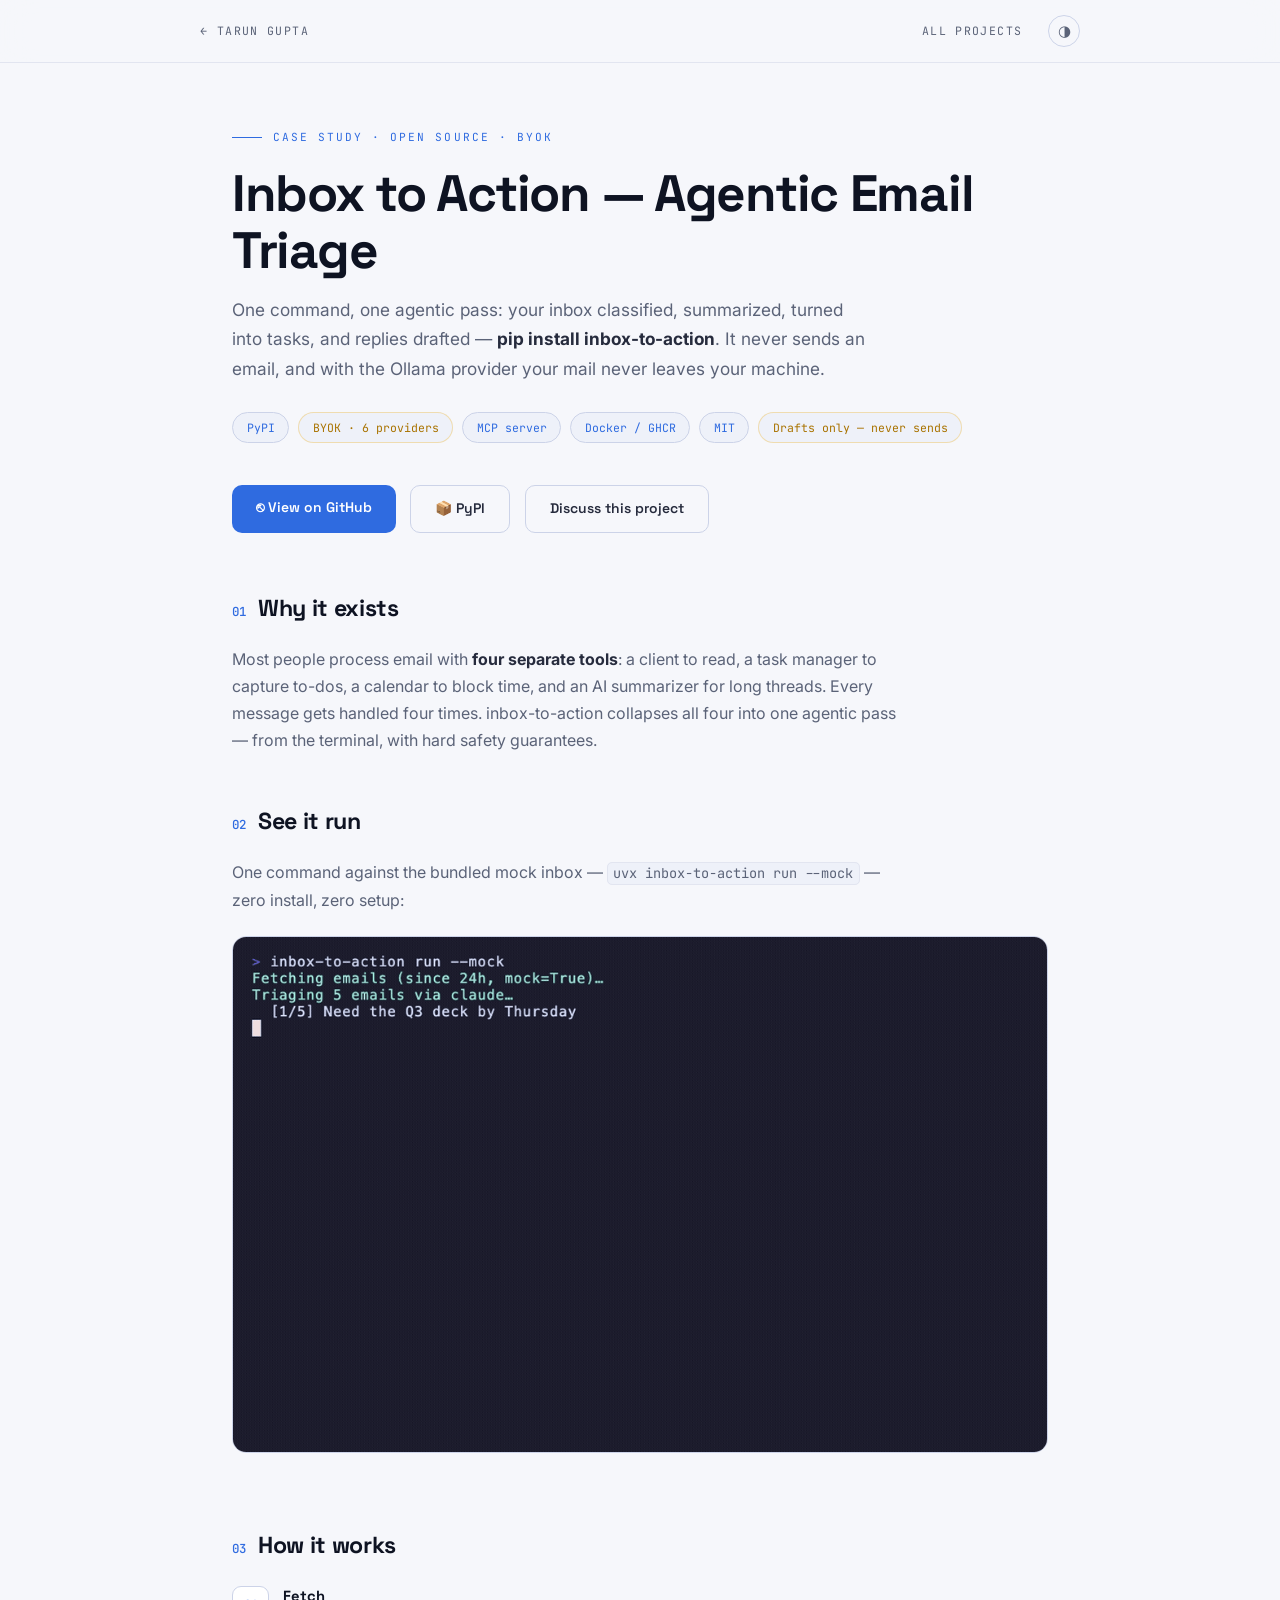
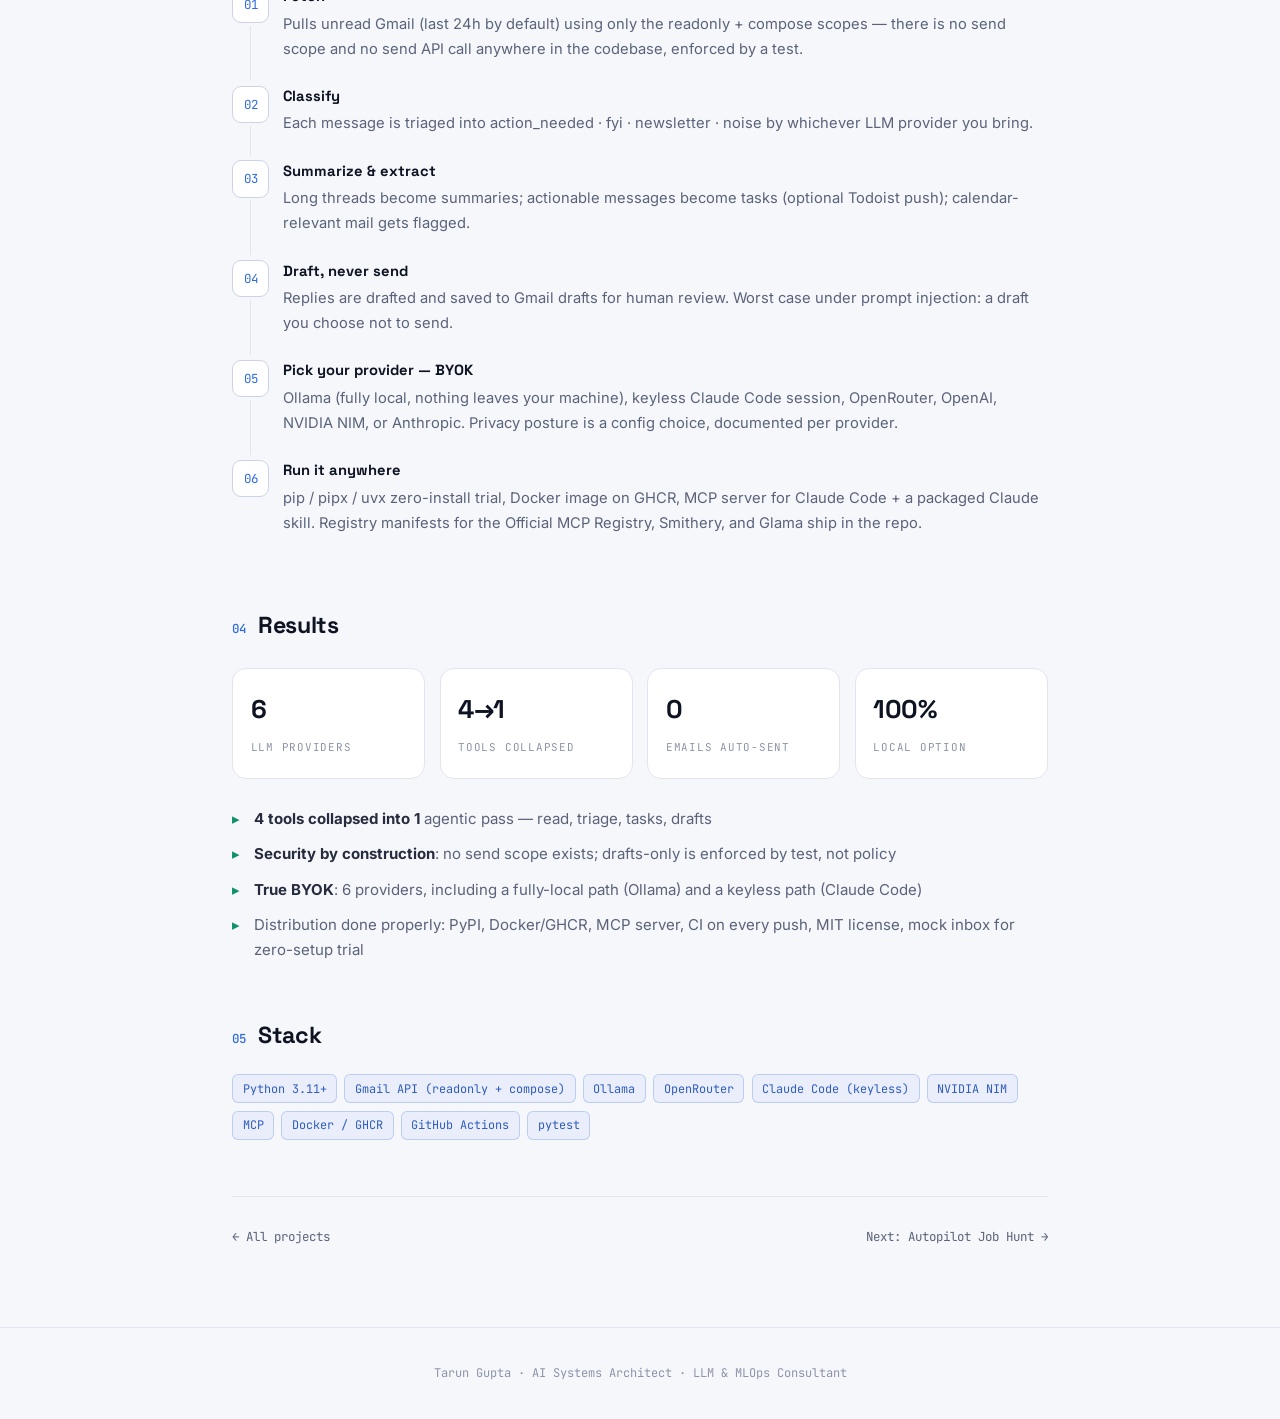
<file: case-studies/inbox-to-action.html>
<!DOCTYPE html>
<html lang="en">
<head>
  <meta charset="UTF-8" />
  <meta name="viewport" content="width=device-width, initial-scale=1.0" />
  <title>Inbox to Action — Agentic Email Triage — Case Study · Tarun Gupta</title>
  <meta name="description" content="One-pass agentic inbox triage on PyPI: classify, summarize, extract tasks, draft replies — never sends. BYOK across 6 LLM providers including fully-local Ollama. MCP server included." />
  <link rel="icon" href="data:image/svg+xml,<svg xmlns=%22http://www.w3.org/2000/svg%22 viewBox=%220 0 100 100%22><text y=%22.9em%22 font-size=%2290%22>⚡</text></svg>" />
  <link rel="preconnect" href="https://fonts.googleapis.com" />
  <link rel="preconnect" href="https://fonts.gstatic.com" crossorigin />
  <link href="https://fonts.googleapis.com/css2?family=Space+Grotesk:wght@500;700&family=Inter:wght@400;500;600&family=JetBrains+Mono:wght@400;500&display=swap" rel="stylesheet" />
  <link rel="stylesheet" href="case.css" />
  <script>
    (function () {
      var t = localStorage.getItem('theme');
      if (t === 'light' || (!t && window.matchMedia('(prefers-color-scheme: light)').matches)) {
        document.documentElement.setAttribute('data-theme', 'light');
      }
    })();
  </script>
  <!-- Cloudflare Web Analytics --><script type='module' src='https://static.cloudflareinsights.com/beacon.min.js' data-cf-beacon='{"token": "8eec4359ec874a4fa0ec4fd82c967bed"}'></script><!-- End Cloudflare Web Analytics -->
</head>
<body>
<nav><div class="inner">
  <a href="../index.html">← Tarun Gupta</a>
  <div style="display:flex;gap:1.6rem;align-items:center;">
    <a href="../index.html#projects">All Projects</a>
    <button class="theme-toggle" id="theme-toggle" aria-label="Toggle light/dark theme">&#9681;</button>
  </div>
</div></nav>
<main>
<div class="crumb">Case Study · Open Source · BYOK</div>
<h1>Inbox to Action — Agentic Email Triage</h1>
<p class="lede">One command, one agentic pass: your inbox classified, summarized, turned into tasks, and replies drafted — <strong>pip install inbox-to-action</strong>. It never sends an email, and with the Ollama provider your mail never leaves your machine.</p>
<div class="meta-row"><span class="chip">PyPI</span><span class="chip gold">BYOK · 6 providers</span><span class="chip">MCP server</span><span class="chip">Docker / GHCR</span><span class="chip">MIT</span><span class="chip gold">Drafts only — never sends</span></div>
<div class="actions"><a class="btn btn-primary" href="https://github.com/tarunlnmiit/inbox-to-action" target="_blank" rel="noopener">⎋ View on GitHub</a><a class="btn btn-outline" href="https://pypi.org/project/inbox-to-action/" target="_blank" rel="noopener">📦 PyPI</a><a class="btn btn-outline" href="../index.html#contact">Discuss this project</a></div>
<h2><span class="num">01</span>Why it exists</h2>
<p class="body">Most people process email with <strong>four separate tools</strong>: a client to read, a task manager to capture to-dos, a calendar to block time, and an AI summarizer for long threads. Every message gets handled four times. inbox-to-action collapses all four into one agentic pass — from the terminal, with hard safety guarantees.</p>
<h2><span class="num">02</span>See it run</h2>
<p class="body">One command against the bundled mock inbox — <code style="font-family:var(--font-mono);font-size:0.85em;background:var(--tag-bg);border:1px solid var(--border);border-radius:5px;padding:0.1em 0.4em;">uvx inbox-to-action run --mock</code> — zero install, zero setup:</p>
<img src="../assets/inbox-to-action-demo.gif" alt="inbox-to-action demo — one command triages the inbox into a report, drafts, and tasks" style="width:100%;border-radius:14px;border:1px solid var(--border-hi);margin:0.4rem 0 1rem;" loading="lazy" />
<h2><span class="num">03</span>How it works</h2>
<ol class="steps">
<li><b>Fetch</b>Pulls unread Gmail (last 24h by default) using only the readonly + compose scopes — there is no send scope and no send API call anywhere in the codebase, enforced by a test.</li>
<li><b>Classify</b>Each message is triaged into action_needed · fyi · newsletter · noise by whichever LLM provider you bring.</li>
<li><b>Summarize & extract</b>Long threads become summaries; actionable messages become tasks (optional Todoist push); calendar-relevant mail gets flagged.</li>
<li><b>Draft, never send</b>Replies are drafted and saved to Gmail drafts for human review. Worst case under prompt injection: a draft you choose not to send.</li>
<li><b>Pick your provider — BYOK</b>Ollama (fully local, nothing leaves your machine), keyless Claude Code session, OpenRouter, OpenAI, NVIDIA NIM, or Anthropic. Privacy posture is a config choice, documented per provider.</li>
<li><b>Run it anywhere</b>pip / pipx / uvx zero-install trial, Docker image on GHCR, MCP server for Claude Code + a packaged Claude skill. Registry manifests for the Official MCP Registry, Smithery, and Glama ship in the repo.</li>
</ol>
<h2><span class="num">04</span>Results</h2>
<div class="stat-row"><div class="stat"><b>6</b><span>LLM providers</span></div><div class="stat"><b>4→1</b><span>tools collapsed</span></div><div class="stat"><b>0</b><span>emails auto-sent</span></div><div class="stat"><b>100%</b><span>local option</span></div></div>
<ul class="wins">
<li><strong>4 tools collapsed into 1</strong> agentic pass — read, triage, tasks, drafts</li>
<li><strong>Security by construction</strong>: no send scope exists; drafts-only is enforced by test, not policy</li>
<li><strong>True BYOK</strong>: 6 providers, including a fully-local path (Ollama) and a keyless path (Claude Code)</li>
<li>Distribution done properly: PyPI, Docker/GHCR, MCP server, CI on every push, MIT license, mock inbox for zero-setup trial</li>
</ul>
<h2><span class="num">05</span>Stack</h2>
<div class="stack"><span>Python 3.11+</span><span>Gmail API (readonly + compose)</span><span>Ollama</span><span>OpenRouter</span><span>Claude Code (keyless)</span><span>NVIDIA NIM</span><span>MCP</span><span>Docker / GHCR</span><span>GitHub Actions</span><span>pytest</span></div>
<div class="next"><a href="../index.html#projects">← All projects</a><a href="autopilot-jobhunt.html">Next: Autopilot Job Hunt →</a></div>
</main>
<footer>Tarun Gupta · AI Systems Architect · LLM &amp; MLOps Consultant</footer>
<script>
(function () {{
  var btn = document.getElementById('theme-toggle');
  if (btn) btn.addEventListener('click', function () {{
    var root = document.documentElement;
    var light = root.getAttribute('data-theme') === 'light';
    if (light) {{ root.removeAttribute('data-theme'); localStorage.setItem('theme', 'dark'); }}
    else {{ root.setAttribute('data-theme', 'light'); localStorage.setItem('theme', 'light'); }}
  }});
}})();
</script>
</body>
</html>
</file>
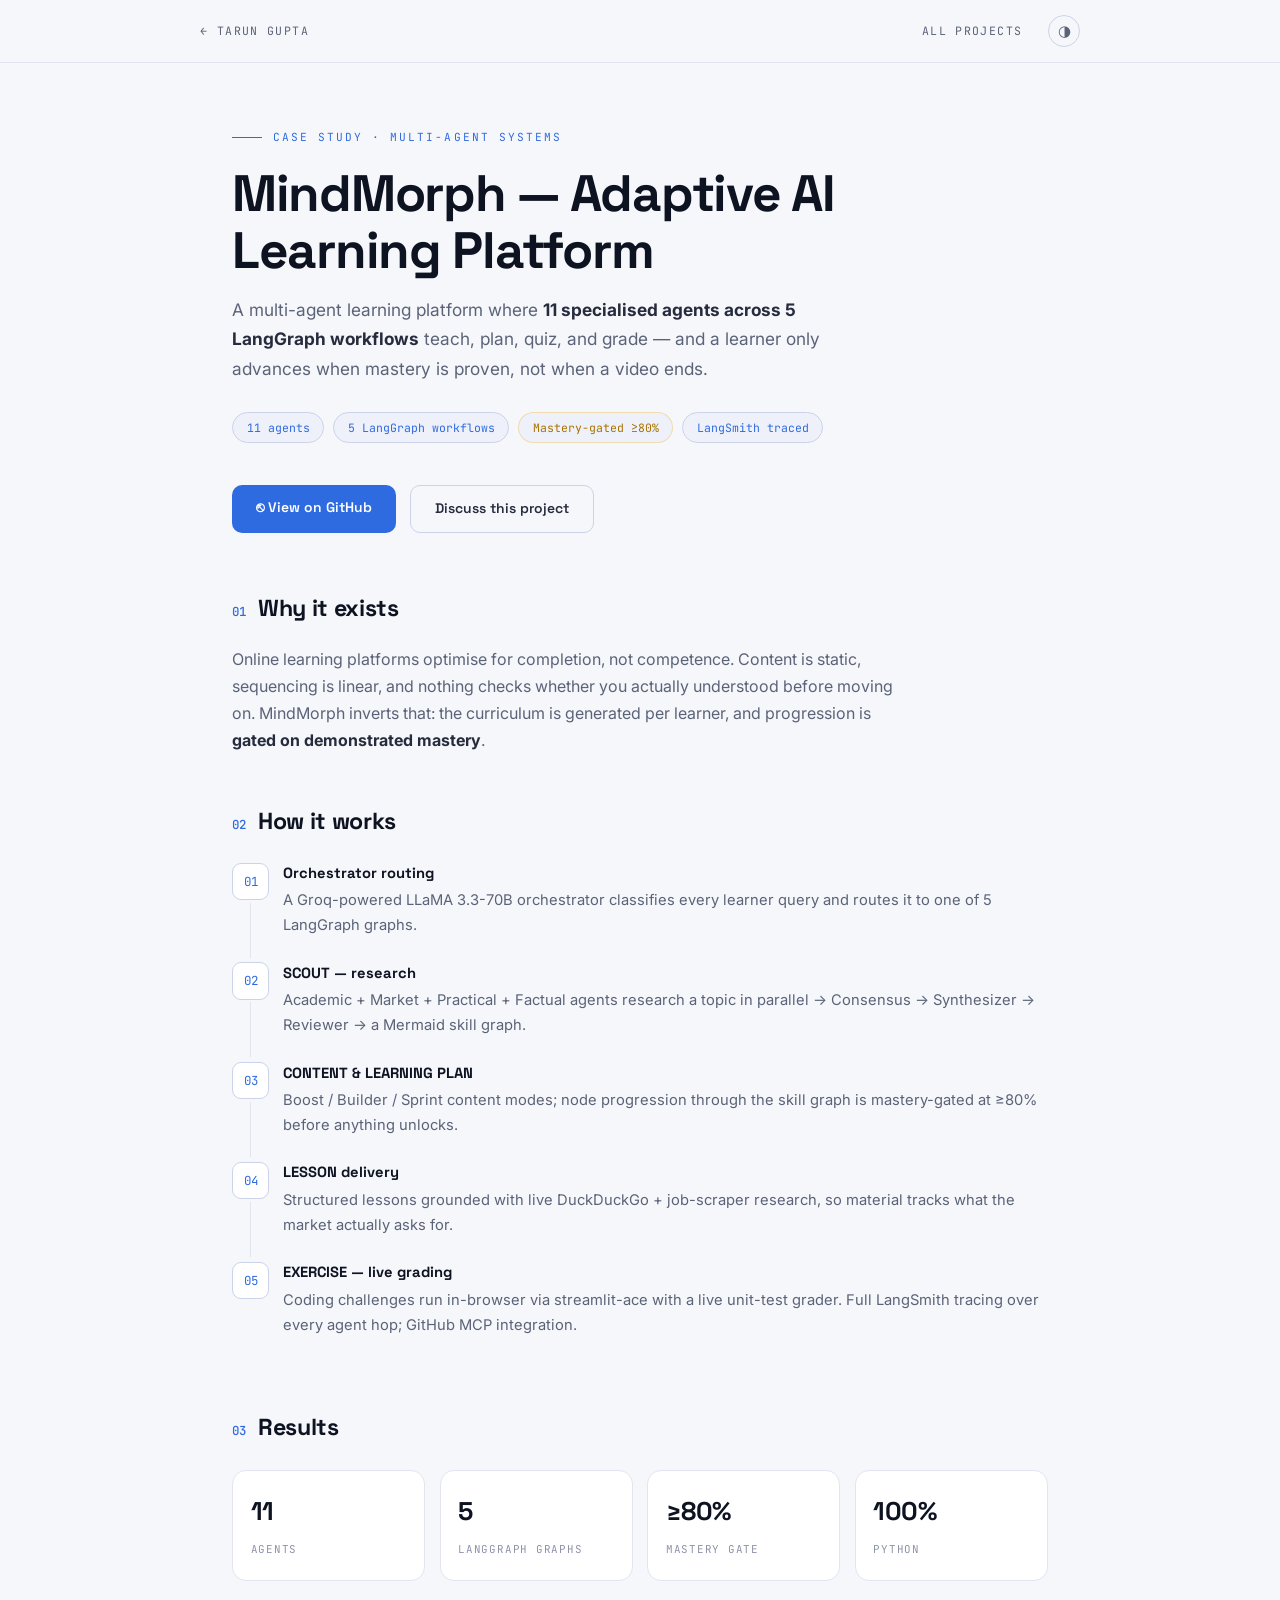
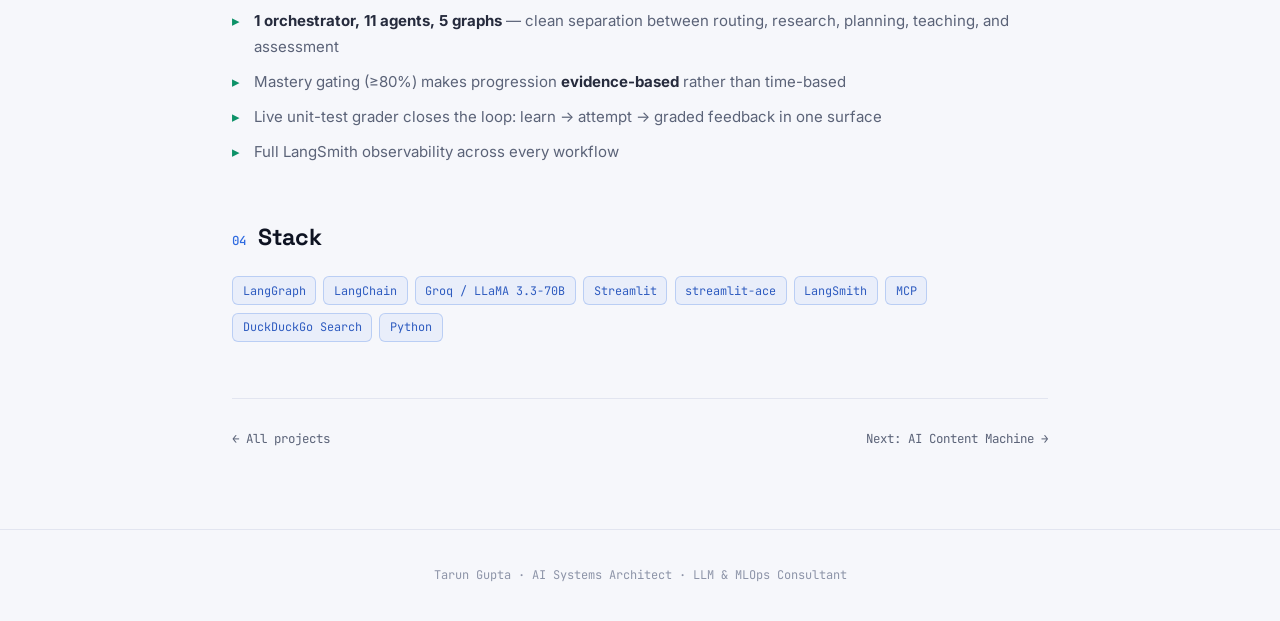
<file: case-studies/mindmorph.html>
<!DOCTYPE html>
<html lang="en">
<head>
  <meta charset="UTF-8" />
  <meta name="viewport" content="width=device-width, initial-scale=1.0" />
  <title>MindMorph — Adaptive AI Learning Platform — Case Study · Tarun Gupta</title>
  <meta name="description" content="Multi-agent LangGraph learning platform: 11 agents across 5 graphs with adaptive mastery gating, live code grading, and full LangSmith tracing." />
  <link rel="icon" href="data:image/svg+xml,<svg xmlns=%22http://www.w3.org/2000/svg%22 viewBox=%220 0 100 100%22><text y=%22.9em%22 font-size=%2290%22>⚡</text></svg>" />
  <link rel="preconnect" href="https://fonts.googleapis.com" />
  <link rel="preconnect" href="https://fonts.gstatic.com" crossorigin />
  <link href="https://fonts.googleapis.com/css2?family=Space+Grotesk:wght@500;700&family=Inter:wght@400;500;600&family=JetBrains+Mono:wght@400;500&display=swap" rel="stylesheet" />
  <link rel="stylesheet" href="case.css" />
  <script>
    (function () {
      var t = localStorage.getItem('theme');
      if (t === 'light' || (!t && window.matchMedia('(prefers-color-scheme: light)').matches)) {
        document.documentElement.setAttribute('data-theme', 'light');
      }
    })();
  </script>
  <!-- Cloudflare Web Analytics --><script type='module' src='https://static.cloudflareinsights.com/beacon.min.js' data-cf-beacon='{"token": "8eec4359ec874a4fa0ec4fd82c967bed"}'></script><!-- End Cloudflare Web Analytics -->
</head>
<body>
<nav><div class="inner">
  <a href="../index.html">← Tarun Gupta</a>
  <div style="display:flex;gap:1.6rem;align-items:center;">
    <a href="../index.html#projects">All Projects</a>
    <button class="theme-toggle" id="theme-toggle" aria-label="Toggle light/dark theme">&#9681;</button>
  </div>
</div></nav>
<main>
<div class="crumb">Case Study · Multi-Agent Systems</div>
<h1>MindMorph — Adaptive AI Learning Platform</h1>
<p class="lede">A multi-agent learning platform where <strong>11 specialised agents across 5 LangGraph workflows</strong> teach, plan, quiz, and grade — and a learner only advances when mastery is proven, not when a video ends.</p>
<div class="meta-row"><span class="chip">11 agents</span><span class="chip">5 LangGraph workflows</span><span class="chip gold">Mastery-gated ≥80%</span><span class="chip">LangSmith traced</span></div>
<div class="actions"><a class="btn btn-primary" href="https://github.com/tarunlnmiit/MindMorph_Learning_Platform" target="_blank" rel="noopener">⎋ View on GitHub</a><a class="btn btn-outline" href="../index.html#contact">Discuss this project</a></div>
<h2><span class="num">01</span>Why it exists</h2>
<p class="body">Online learning platforms optimise for completion, not competence. Content is static, sequencing is linear, and nothing checks whether you actually understood before moving on. MindMorph inverts that: the curriculum is generated per learner, and progression is <strong>gated on demonstrated mastery</strong>.</p>
<h2><span class="num">02</span>How it works</h2>
<ol class="steps">
<li><b>Orchestrator routing</b>A Groq-powered LLaMA 3.3-70B orchestrator classifies every learner query and routes it to one of 5 LangGraph graphs.</li>
<li><b>SCOUT — research</b>Academic + Market + Practical + Factual agents research a topic in parallel → Consensus → Synthesizer → Reviewer → a Mermaid skill graph.</li>
<li><b>CONTENT & LEARNING PLAN</b>Boost / Builder / Sprint content modes; node progression through the skill graph is mastery-gated at ≥80% before anything unlocks.</li>
<li><b>LESSON delivery</b>Structured lessons grounded with live DuckDuckGo + job-scraper research, so material tracks what the market actually asks for.</li>
<li><b>EXERCISE — live grading</b>Coding challenges run in-browser via streamlit-ace with a live unit-test grader. Full LangSmith tracing over every agent hop; GitHub MCP integration.</li>
</ol>
<h2><span class="num">03</span>Results</h2>
<div class="stat-row"><div class="stat"><b>11</b><span>agents</span></div><div class="stat"><b>5</b><span>LangGraph graphs</span></div><div class="stat"><b>≥80%</b><span>mastery gate</span></div><div class="stat"><b>100%</b><span>Python</span></div></div>
<ul class="wins">
<li><strong>1 orchestrator, 11 agents, 5 graphs</strong> — clean separation between routing, research, planning, teaching, and assessment</li>
<li>Mastery gating (≥80%) makes progression <strong>evidence-based</strong> rather than time-based</li>
<li>Live unit-test grader closes the loop: learn → attempt → graded feedback in one surface</li>
<li>Full LangSmith observability across every workflow</li>
</ul>
<h2><span class="num">04</span>Stack</h2>
<div class="stack"><span>LangGraph</span><span>LangChain</span><span>Groq / LLaMA 3.3-70B</span><span>Streamlit</span><span>streamlit-ace</span><span>LangSmith</span><span>MCP</span><span>DuckDuckGo Search</span><span>Python</span></div>
<div class="next"><a href="../index.html#projects">← All projects</a><a href="ai-content-machine.html">Next: AI Content Machine →</a></div>
</main>
<footer>Tarun Gupta · AI Systems Architect · LLM &amp; MLOps Consultant</footer>
<script>
(function () {{
  var btn = document.getElementById('theme-toggle');
  if (btn) btn.addEventListener('click', function () {{
    var root = document.documentElement;
    var light = root.getAttribute('data-theme') === 'light';
    if (light) {{ root.removeAttribute('data-theme'); localStorage.setItem('theme', 'dark'); }}
    else {{ root.setAttribute('data-theme', 'light'); localStorage.setItem('theme', 'light'); }}
  }});
}})();
</script>
</body>
</html>
</file>
<file: case-studies/case.css>
/* Case-study shared styles — mirrors index.html design system */
:root {
  --bg: #07070f; --bg2: #0b0b18; --card: #10101f; --card-hi: #151527;
  --accent: #4f8ef7; --accent2: #8b7cf6; --gold: #f0b429; --mint: #34d399;
  --text: #e8ecf4; --bright: #ffffff; --muted: #8b93a7; --faint: #5b6274;
  --border: #1c1e33; --border-hi: #2a2d4a; --tag-bg: #171930;
  --font-display: 'Space Grotesk', system-ui, sans-serif;
  --font-body: 'Inter', system-ui, sans-serif;
  --font-mono: 'JetBrains Mono', ui-monospace, monospace;
  --ease-out: cubic-bezier(0.16, 1, 0.3, 1);
}
html[data-theme="light"] {
  --bg: #f6f7fb; --bg2: #edeff7; --card: #ffffff; --card-hi: #f4f6fc;
  --accent: #2f6be0; --accent2: #7452e8; --gold: #a97300; --mint: #0d9268;
  --text: #262b3d; --bright: #0e1322; --muted: #5b6378; --faint: #8d94a8;
  --border: #e2e5f0; --border-hi: #ccd3e8; --tag-bg: #eef1f9;
}
* { box-sizing: border-box; margin: 0; padding: 0; }
html { scroll-behavior: smooth; }
body { background: var(--bg); color: var(--text); font-family: var(--font-body); line-height: 1.7; -webkit-font-smoothing: antialiased; }
::selection { background: rgba(79,142,247,0.35); color: #fff; }
nav { position: fixed; top: 0; width: 100%; background: rgba(7,7,15,0.75); backdrop-filter: blur(16px); border-bottom: 1px solid var(--border); z-index: 100; padding: 0 2rem; }
html[data-theme="light"] nav { background: rgba(246,247,251,0.82); }
nav .inner { max-width: 880px; margin: 0 auto; display: flex; justify-content: space-between; align-items: center; padding: 0.95rem 0; }
nav a { color: var(--muted); text-decoration: none; font-family: var(--font-mono); font-size: 0.72rem; letter-spacing: 0.12em; text-transform: uppercase; transition: color 0.2s; }
nav a:hover { color: var(--accent); }
.theme-toggle { background: transparent; border: 1px solid var(--border-hi); color: var(--muted); width: 32px; height: 32px; border-radius: 999px; cursor: pointer; font-size: 0.95rem; display: flex; align-items: center; justify-content: center; transition: color 0.2s, border-color 0.2s, transform 0.3s var(--ease-out); }
.theme-toggle:hover { color: var(--accent); border-color: var(--accent); transform: rotate(40deg); }
main { max-width: 880px; margin: 0 auto; padding: 8rem 2rem 5rem; }
.crumb { font-family: var(--font-mono); font-size: 0.7rem; letter-spacing: 0.18em; text-transform: uppercase; color: var(--accent); margin-bottom: 1.2rem; display: flex; align-items: center; gap: 0.7rem; }
.crumb::before { content: ''; width: 30px; height: 1px; background: var(--accent); }
h1 { font-family: var(--font-display); font-size: clamp(2rem, 4.6vw, 3.2rem); font-weight: 700; line-height: 1.1; letter-spacing: -0.025em; color: var(--bright); margin-bottom: 1rem; }
.lede { font-size: 1.08rem; color: var(--muted); max-width: 640px; margin-bottom: 1.8rem; }
.lede strong { color: var(--text); }
.meta-row { display: flex; flex-wrap: wrap; gap: 0.55rem; margin-bottom: 2.6rem; }
.chip { background: var(--tag-bg); border: 1px solid var(--border-hi); border-radius: 999px; padding: 0.3rem 0.85rem; font-family: var(--font-mono); font-size: 0.72rem; color: var(--accent); }
.chip.gold { color: var(--gold); border-color: rgba(240,180,41,0.35); }
.actions { display: flex; gap: 0.9rem; flex-wrap: wrap; margin-bottom: 3.5rem; }
.btn { padding: 0.7rem 1.5rem; border-radius: 10px; text-decoration: none; font-size: 0.87rem; font-weight: 600; font-family: var(--font-display); transition: transform 0.2s var(--ease-out), box-shadow 0.2s; }
.btn-primary { background: var(--accent); color: #050508; }
html[data-theme="light"] .btn-primary { color: #fff; }
.btn-primary:hover { transform: translateY(-2px); box-shadow: 0 10px 30px rgba(79,142,247,0.35); }
.btn-outline { border: 1px solid var(--border-hi); color: var(--text); }
.btn-outline:hover { border-color: var(--accent); color: var(--accent); transform: translateY(-2px); }
h2 { font-family: var(--font-display); font-size: 1.45rem; font-weight: 700; letter-spacing: -0.015em; color: var(--bright); margin: 3rem 0 1.1rem; display: flex; align-items: baseline; gap: 0.8rem; }
h2 .num { font-family: var(--font-mono); font-size: 0.78rem; color: var(--accent); font-weight: 500; }
p.body { color: var(--muted); margin-bottom: 1rem; max-width: 680px; }
p.body strong { color: var(--text); }
.stat-row { display: grid; grid-template-columns: repeat(auto-fit, minmax(150px, 1fr)); gap: 0.9rem; margin: 1.4rem 0; }
.stat { background: linear-gradient(160deg, var(--card-hi), var(--card)); border: 1px solid var(--border); border-radius: 14px; padding: 1.2rem 1.1rem; }
html[data-theme="light"] .stat { background: #fff; }
.stat b { display: block; font-family: var(--font-display); font-size: 1.6rem; font-weight: 700; letter-spacing: -0.02em; color: var(--bright); }
.stat span { font-size: 0.68rem; color: var(--faint); font-family: var(--font-mono); text-transform: uppercase; letter-spacing: 0.07em; }
ol.steps { list-style: none; counter-reset: step; margin: 1.2rem 0; }
ol.steps li { counter-increment: step; position: relative; padding: 0 0 1.4rem 3.2rem; }
ol.steps li::before { content: counter(step, decimal-leading-zero); position: absolute; left: 0; top: 0.1rem; font-family: var(--font-mono); font-size: 0.78rem; color: var(--accent); border: 1px solid var(--border-hi); border-radius: 9px; width: 2.2rem; height: 2.2rem; display: flex; align-items: center; justify-content: center; background: var(--card); }
ol.steps li:not(:last-child)::after { content: ''; position: absolute; left: 1.1rem; top: 2.6rem; bottom: 0.2rem; width: 1px; background: var(--border); }
ol.steps b { color: var(--bright); font-family: var(--font-display); display: block; margin-bottom: 0.15rem; }
ol.steps li, ol.steps li p { color: var(--muted); font-size: 0.92rem; }
ul.wins { list-style: none; margin: 1.2rem 0; }
ul.wins li { position: relative; padding: 0.3rem 0 0.3rem 1.4rem; color: var(--muted); font-size: 0.94rem; }
ul.wins li::before { content: '▸'; position: absolute; left: 0; color: var(--mint); }
ul.wins strong { color: var(--text); }
.stack { display: flex; flex-wrap: wrap; gap: 0.45rem; margin: 1.2rem 0 2rem; }
.stack span { background: rgba(79,142,247,0.07); border: 1px solid rgba(79,142,247,0.2); color: #9dbdf7; font-size: 0.74rem; font-family: var(--font-mono); padding: 0.22rem 0.6rem; border-radius: 6px; }
html[data-theme="light"] .stack span { background: rgba(47,107,224,0.06); border-color: rgba(47,107,224,0.25); color: #2f5cc0; }
.next { border-top: 1px solid var(--border); margin-top: 3.5rem; padding-top: 1.8rem; display: flex; justify-content: space-between; flex-wrap: wrap; gap: 1rem; }
.next a { color: var(--muted); text-decoration: none; font-family: var(--font-mono); font-size: 0.78rem; transition: color 0.2s; }
.next a:hover { color: var(--accent); }
footer { text-align: center; padding: 2.2rem; border-top: 1px solid var(--border); color: var(--faint); font-size: 0.75rem; font-family: var(--font-mono); }
@media (max-width: 640px) { main { padding: 7rem 1.25rem 3.5rem; } }
</file>
